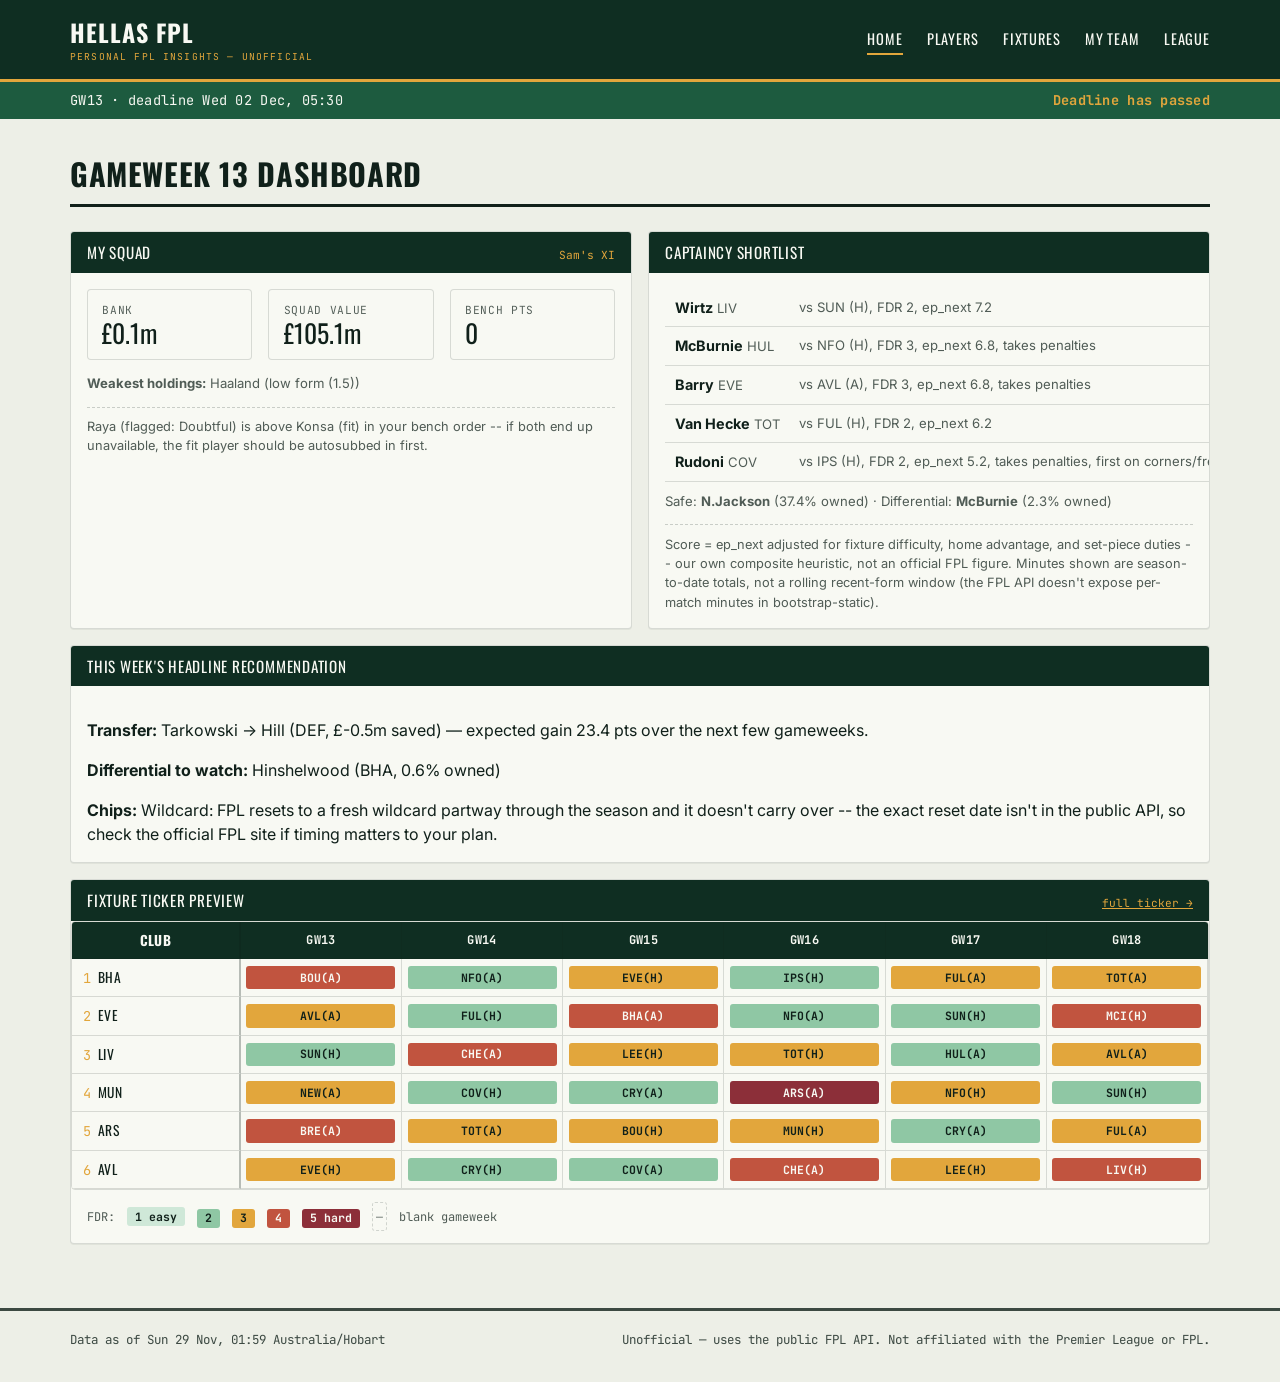
<file: docs/index.html>
<!doctype html>
<html lang="en">
<head>
<meta charset="utf-8">
<meta name="viewport" content="width=device-width, initial-scale=1">
<title>Hellas FPL &mdash; Home</title>
<meta name="description" content="Personal Fantasy Premier League insights for Hellas FPL. Unofficial, uses the public FPL API.">
<link rel="preconnect" href="https://fonts.googleapis.com">
<link rel="preconnect" href="https://fonts.gstatic.com" crossorigin>
<link href="https://fonts.googleapis.com/css2?family=Oswald:wght@500;600;700&family=Inter:wght@400;500;600&family=JetBrains+Mono:wght@400;500;700&display=swap" rel="stylesheet">
<link rel="stylesheet" href="assets/style.css">
</head>
<body>
<header class="site-header">
  <div class="container">
    <a class="wordmark" href="index.html">Hellas FPL<small>Personal FPL insights &mdash; unofficial</small></a>
    <button class="nav-toggle" aria-label="Toggle navigation" aria-expanded="false">MENU</button>
    <nav class="site-nav">
      <a href="index.html" aria-current="page">Home</a>
      <a href="players.html" >Players</a>
      <a href="fixtures.html" >Fixtures</a>
      <a href="my-team.html" >My Team</a>
      <a href="league.html" >League</a>
    </nav>
  </div>
</header>

<div class="matchday-strip">
  <div class="container">
    <span>GW13 &middot; deadline Wed 02 Dec, 05:30</span>
    <span class="countdown" data-deadline="2026-12-01T18:30:00+00:00">--</span>
  </div>
</div>

<main>
  <div class="container">
    
<h1 class="page-title">Gameweek 13 Dashboard</h1>



<div class="grid grid-2">
  <div class="panel">
    <div class="panel-head">My Squad<span class="panel-sub">Sam&#39;s XI</span></div>
    <div class="panel-body">
      
      <div class="stat-row" style="margin-bottom: 0.9rem;">
        <div class="stat-tile"><div class="label">Bank</div><div class="value">£0.1m</div></div>
        <div class="stat-tile"><div class="label">Squad Value</div><div class="value">£105.1m</div></div>
        <div class="stat-tile"><div class="label">Bench Pts</div><div class="value">0</div></div>
      </div>
      
      <p class="small text-muted mt-0"><strong>Weakest holdings:</strong>
      Haaland (low form (1.5))</p>
      
      <p class="panel-note">Raya (flagged: Doubtful) is above Konsa (fit) in your bench order -- if both end up unavailable, the fit player should be autosubbed in first.</p>
      
    </div>
  </div>

  <div class="panel">
    <div class="panel-head">Captaincy Shortlist</div>
    <div class="panel-body">
      
      <table>
        <tbody>
        
          <tr>
            <td><strong>Wirtz</strong> <span class="text-muted small">LIV</span></td>
            <td class="small text-muted">vs SUN (H), FDR 2, ep_next 7.2</td>
          </tr>
        
          <tr>
            <td><strong>McBurnie</strong> <span class="text-muted small">HUL</span></td>
            <td class="small text-muted">vs NFO (H), FDR 3, ep_next 6.8, takes penalties</td>
          </tr>
        
          <tr>
            <td><strong>Barry</strong> <span class="text-muted small">EVE</span></td>
            <td class="small text-muted">vs AVL (A), FDR 3, ep_next 6.8, takes penalties</td>
          </tr>
        
          <tr>
            <td><strong>Van Hecke</strong> <span class="text-muted small">TOT</span></td>
            <td class="small text-muted">vs FUL (H), FDR 2, ep_next 6.2</td>
          </tr>
        
          <tr>
            <td><strong>Rudoni</strong> <span class="text-muted small">COV</span></td>
            <td class="small text-muted">vs IPS (H), FDR 2, ep_next 5.2, takes penalties, first on corners/free-kicks</td>
          </tr>
        
        </tbody>
      </table>
      <p class="small text-muted" style="margin-top:0.6rem;">
        Safe: <strong>N.Jackson</strong> (37.4% owned)
         &middot; Differential: <strong>McBurnie</strong> (2.3% owned)
      </p>
      <p class="panel-note">Score = ep_next adjusted for fixture difficulty, home advantage, and set-piece duties -- our own composite heuristic, not an official FPL figure. Minutes shown are season-to-date totals, not a rolling recent-form window (the FPL API doesn&#39;t expose per-match minutes in bootstrap-static).</p>
      
    </div>
  </div>
</div>

<div class="panel">
  <div class="panel-head">This Week's Headline Recommendation</div>
  <div class="panel-body">
    
      
      <p><strong>Transfer:</strong> Tarkowski &rarr; Hill
      (DEF, £-0.5m saved)
      &mdash; expected gain 23.4 pts over the next few gameweeks.</p>
    

    
    <p style="margin-top:0.8rem;"><strong>Differential to watch:</strong>
    Hinshelwood (BHA, 0.6% owned)</p>
    

    
    <p style="margin-top:0.8rem;"><strong>Chips:</strong> Wildcard: FPL resets to a fresh wildcard partway through the season and it doesn&#39;t carry over -- the exact reset date isn&#39;t in the public API, so check the official FPL site if timing matters to your plan.</p>
    
  </div>
</div>

<div class="panel">
  <div class="panel-head">Fixture Ticker Preview <span class="panel-sub"><a href="fixtures.html" style="color:inherit;">full ticker &rarr;</a></span></div>
  <div class="panel-body" style="padding: 0;">
    
    

<div class="ticker-scroll">
<table class="ticker">
  <thead>
    <tr>
      <th class="club-cell">Club</th>
      <th>GW13</th><th>GW14</th><th>GW15</th><th>GW16</th><th>GW17</th><th>GW18</th>
    </tr>
  </thead>
  <tbody>
    
    <tr>
      <td class="club-cell"><span class="rank-num">1</span>BHA</td>
      
      <td class="fdr-cell">
        
          <span class="fdr-chip fdr-4">BOU(A)</span>
        
      </td>
      
      <td class="fdr-cell">
        
          <span class="fdr-chip fdr-2">NFO(A)</span>
        
      </td>
      
      <td class="fdr-cell">
        
          <span class="fdr-chip fdr-3">EVE(H)</span>
        
      </td>
      
      <td class="fdr-cell">
        
          <span class="fdr-chip fdr-2">IPS(H)</span>
        
      </td>
      
      <td class="fdr-cell">
        
          <span class="fdr-chip fdr-3">FUL(A)</span>
        
      </td>
      
      <td class="fdr-cell">
        
          <span class="fdr-chip fdr-3">TOT(A)</span>
        
      </td>
      
    </tr>
    
    <tr>
      <td class="club-cell"><span class="rank-num">2</span>EVE</td>
      
      <td class="fdr-cell">
        
          <span class="fdr-chip fdr-3">AVL(A)</span>
        
      </td>
      
      <td class="fdr-cell">
        
          <span class="fdr-chip fdr-2">FUL(H)</span>
        
      </td>
      
      <td class="fdr-cell">
        
          <span class="fdr-chip fdr-4">BHA(A)</span>
        
      </td>
      
      <td class="fdr-cell">
        
          <span class="fdr-chip fdr-2">NFO(A)</span>
        
      </td>
      
      <td class="fdr-cell">
        
          <span class="fdr-chip fdr-2">SUN(H)</span>
        
      </td>
      
      <td class="fdr-cell">
        
          <span class="fdr-chip fdr-4">MCI(H)</span>
        
      </td>
      
    </tr>
    
    <tr>
      <td class="club-cell"><span class="rank-num">3</span>LIV</td>
      
      <td class="fdr-cell">
        
          <span class="fdr-chip fdr-2">SUN(H)</span>
        
      </td>
      
      <td class="fdr-cell">
        
          <span class="fdr-chip fdr-4">CHE(A)</span>
        
      </td>
      
      <td class="fdr-cell">
        
          <span class="fdr-chip fdr-3">LEE(H)</span>
        
      </td>
      
      <td class="fdr-cell">
        
          <span class="fdr-chip fdr-3">TOT(H)</span>
        
      </td>
      
      <td class="fdr-cell">
        
          <span class="fdr-chip fdr-2">HUL(A)</span>
        
      </td>
      
      <td class="fdr-cell">
        
          <span class="fdr-chip fdr-3">AVL(A)</span>
        
      </td>
      
    </tr>
    
    <tr>
      <td class="club-cell"><span class="rank-num">4</span>MUN</td>
      
      <td class="fdr-cell">
        
          <span class="fdr-chip fdr-3">NEW(A)</span>
        
      </td>
      
      <td class="fdr-cell">
        
          <span class="fdr-chip fdr-2">COV(H)</span>
        
      </td>
      
      <td class="fdr-cell">
        
          <span class="fdr-chip fdr-2">CRY(A)</span>
        
      </td>
      
      <td class="fdr-cell">
        
          <span class="fdr-chip fdr-5">ARS(A)</span>
        
      </td>
      
      <td class="fdr-cell">
        
          <span class="fdr-chip fdr-3">NFO(H)</span>
        
      </td>
      
      <td class="fdr-cell">
        
          <span class="fdr-chip fdr-2">SUN(H)</span>
        
      </td>
      
    </tr>
    
    <tr>
      <td class="club-cell"><span class="rank-num">5</span>ARS</td>
      
      <td class="fdr-cell">
        
          <span class="fdr-chip fdr-4">BRE(A)</span>
        
      </td>
      
      <td class="fdr-cell">
        
          <span class="fdr-chip fdr-3">TOT(A)</span>
        
      </td>
      
      <td class="fdr-cell">
        
          <span class="fdr-chip fdr-3">BOU(H)</span>
        
      </td>
      
      <td class="fdr-cell">
        
          <span class="fdr-chip fdr-3">MUN(H)</span>
        
      </td>
      
      <td class="fdr-cell">
        
          <span class="fdr-chip fdr-2">CRY(A)</span>
        
      </td>
      
      <td class="fdr-cell">
        
          <span class="fdr-chip fdr-3">FUL(A)</span>
        
      </td>
      
    </tr>
    
    <tr>
      <td class="club-cell"><span class="rank-num">6</span>AVL</td>
      
      <td class="fdr-cell">
        
          <span class="fdr-chip fdr-3">EVE(H)</span>
        
      </td>
      
      <td class="fdr-cell">
        
          <span class="fdr-chip fdr-2">CRY(H)</span>
        
      </td>
      
      <td class="fdr-cell">
        
          <span class="fdr-chip fdr-2">COV(A)</span>
        
      </td>
      
      <td class="fdr-cell">
        
          <span class="fdr-chip fdr-4">CHE(A)</span>
        
      </td>
      
      <td class="fdr-cell">
        
          <span class="fdr-chip fdr-3">LEE(H)</span>
        
      </td>
      
      <td class="fdr-cell">
        
          <span class="fdr-chip fdr-4">LIV(H)</span>
        
      </td>
      
    </tr>
    
  </tbody>
</table>
</div>
<div class="ticker-legend">
  <span class="text-muted">FDR:</span>
  <span class="fdr-chip fdr-1">1 easy</span><span class="fdr-chip fdr-2">2</span><span class="fdr-chip fdr-3">3</span><span class="fdr-chip fdr-4">4</span><span class="fdr-chip fdr-5">5 hard</span>
  <span class="fdr-blank" style="display:inline-block;">&mdash;</span><span class="text-muted">blank gameweek</span>
</div>


  </div>
</div>

  </div>
</main>

<footer class="site-footer">
  <div class="container">
    <span>Data as of Sun 29 Nov, 01:59 Australia/Hobart</span>
    <span>Unofficial &mdash; uses the public FPL API. Not affiliated with the Premier League or FPL.</span>
  </div>
</footer>

<script src="assets/site.js"></script>

</body>
</html>
</file>
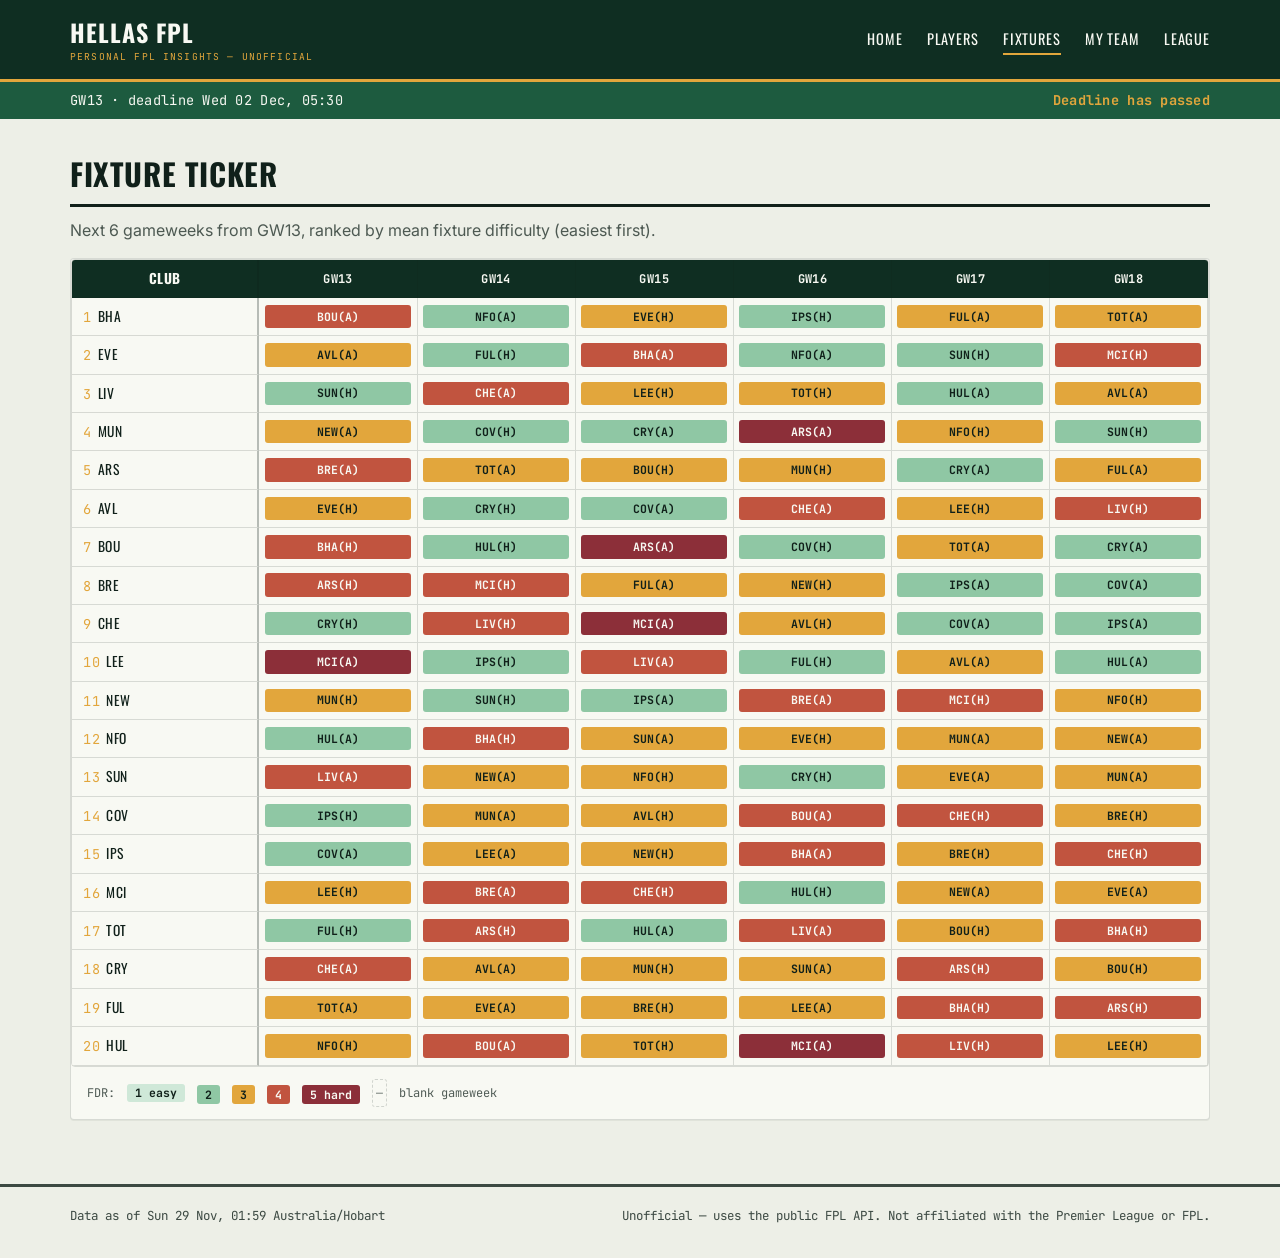
<file: docs/fixtures.html>
<!doctype html>
<html lang="en">
<head>
<meta charset="utf-8">
<meta name="viewport" content="width=device-width, initial-scale=1">
<title>Hellas FPL &mdash; Fixtures</title>
<meta name="description" content="Personal Fantasy Premier League insights for Hellas FPL. Unofficial, uses the public FPL API.">
<link rel="preconnect" href="https://fonts.googleapis.com">
<link rel="preconnect" href="https://fonts.gstatic.com" crossorigin>
<link href="https://fonts.googleapis.com/css2?family=Oswald:wght@500;600;700&family=Inter:wght@400;500;600&family=JetBrains+Mono:wght@400;500;700&display=swap" rel="stylesheet">
<link rel="stylesheet" href="assets/style.css">
</head>
<body>
<header class="site-header">
  <div class="container">
    <a class="wordmark" href="index.html">Hellas FPL<small>Personal FPL insights &mdash; unofficial</small></a>
    <button class="nav-toggle" aria-label="Toggle navigation" aria-expanded="false">MENU</button>
    <nav class="site-nav">
      <a href="index.html" >Home</a>
      <a href="players.html" >Players</a>
      <a href="fixtures.html" aria-current="page">Fixtures</a>
      <a href="my-team.html" >My Team</a>
      <a href="league.html" >League</a>
    </nav>
  </div>
</header>

<div class="matchday-strip">
  <div class="container">
    <span>GW13 &middot; deadline Wed 02 Dec, 05:30</span>
    <span class="countdown" data-deadline="2026-12-01T18:30:00+00:00">--</span>
  </div>
</div>

<main>
  <div class="container">
    
<h1 class="page-title">Fixture Ticker</h1>
<p class="text-muted" style="margin-top:-0.8rem;">Next 6 gameweeks from GW13, ranked by mean fixture difficulty (easiest first).</p>

<div class="panel">
  <div class="panel-body" style="padding: 0;">
    

<div class="ticker-scroll">
<table class="ticker">
  <thead>
    <tr>
      <th class="club-cell">Club</th>
      <th>GW13</th><th>GW14</th><th>GW15</th><th>GW16</th><th>GW17</th><th>GW18</th>
    </tr>
  </thead>
  <tbody>
    
    <tr>
      <td class="club-cell"><span class="rank-num">1</span>BHA</td>
      
      <td class="fdr-cell">
        
          <span class="fdr-chip fdr-4">BOU(A)</span>
        
      </td>
      
      <td class="fdr-cell">
        
          <span class="fdr-chip fdr-2">NFO(A)</span>
        
      </td>
      
      <td class="fdr-cell">
        
          <span class="fdr-chip fdr-3">EVE(H)</span>
        
      </td>
      
      <td class="fdr-cell">
        
          <span class="fdr-chip fdr-2">IPS(H)</span>
        
      </td>
      
      <td class="fdr-cell">
        
          <span class="fdr-chip fdr-3">FUL(A)</span>
        
      </td>
      
      <td class="fdr-cell">
        
          <span class="fdr-chip fdr-3">TOT(A)</span>
        
      </td>
      
    </tr>
    
    <tr>
      <td class="club-cell"><span class="rank-num">2</span>EVE</td>
      
      <td class="fdr-cell">
        
          <span class="fdr-chip fdr-3">AVL(A)</span>
        
      </td>
      
      <td class="fdr-cell">
        
          <span class="fdr-chip fdr-2">FUL(H)</span>
        
      </td>
      
      <td class="fdr-cell">
        
          <span class="fdr-chip fdr-4">BHA(A)</span>
        
      </td>
      
      <td class="fdr-cell">
        
          <span class="fdr-chip fdr-2">NFO(A)</span>
        
      </td>
      
      <td class="fdr-cell">
        
          <span class="fdr-chip fdr-2">SUN(H)</span>
        
      </td>
      
      <td class="fdr-cell">
        
          <span class="fdr-chip fdr-4">MCI(H)</span>
        
      </td>
      
    </tr>
    
    <tr>
      <td class="club-cell"><span class="rank-num">3</span>LIV</td>
      
      <td class="fdr-cell">
        
          <span class="fdr-chip fdr-2">SUN(H)</span>
        
      </td>
      
      <td class="fdr-cell">
        
          <span class="fdr-chip fdr-4">CHE(A)</span>
        
      </td>
      
      <td class="fdr-cell">
        
          <span class="fdr-chip fdr-3">LEE(H)</span>
        
      </td>
      
      <td class="fdr-cell">
        
          <span class="fdr-chip fdr-3">TOT(H)</span>
        
      </td>
      
      <td class="fdr-cell">
        
          <span class="fdr-chip fdr-2">HUL(A)</span>
        
      </td>
      
      <td class="fdr-cell">
        
          <span class="fdr-chip fdr-3">AVL(A)</span>
        
      </td>
      
    </tr>
    
    <tr>
      <td class="club-cell"><span class="rank-num">4</span>MUN</td>
      
      <td class="fdr-cell">
        
          <span class="fdr-chip fdr-3">NEW(A)</span>
        
      </td>
      
      <td class="fdr-cell">
        
          <span class="fdr-chip fdr-2">COV(H)</span>
        
      </td>
      
      <td class="fdr-cell">
        
          <span class="fdr-chip fdr-2">CRY(A)</span>
        
      </td>
      
      <td class="fdr-cell">
        
          <span class="fdr-chip fdr-5">ARS(A)</span>
        
      </td>
      
      <td class="fdr-cell">
        
          <span class="fdr-chip fdr-3">NFO(H)</span>
        
      </td>
      
      <td class="fdr-cell">
        
          <span class="fdr-chip fdr-2">SUN(H)</span>
        
      </td>
      
    </tr>
    
    <tr>
      <td class="club-cell"><span class="rank-num">5</span>ARS</td>
      
      <td class="fdr-cell">
        
          <span class="fdr-chip fdr-4">BRE(A)</span>
        
      </td>
      
      <td class="fdr-cell">
        
          <span class="fdr-chip fdr-3">TOT(A)</span>
        
      </td>
      
      <td class="fdr-cell">
        
          <span class="fdr-chip fdr-3">BOU(H)</span>
        
      </td>
      
      <td class="fdr-cell">
        
          <span class="fdr-chip fdr-3">MUN(H)</span>
        
      </td>
      
      <td class="fdr-cell">
        
          <span class="fdr-chip fdr-2">CRY(A)</span>
        
      </td>
      
      <td class="fdr-cell">
        
          <span class="fdr-chip fdr-3">FUL(A)</span>
        
      </td>
      
    </tr>
    
    <tr>
      <td class="club-cell"><span class="rank-num">6</span>AVL</td>
      
      <td class="fdr-cell">
        
          <span class="fdr-chip fdr-3">EVE(H)</span>
        
      </td>
      
      <td class="fdr-cell">
        
          <span class="fdr-chip fdr-2">CRY(H)</span>
        
      </td>
      
      <td class="fdr-cell">
        
          <span class="fdr-chip fdr-2">COV(A)</span>
        
      </td>
      
      <td class="fdr-cell">
        
          <span class="fdr-chip fdr-4">CHE(A)</span>
        
      </td>
      
      <td class="fdr-cell">
        
          <span class="fdr-chip fdr-3">LEE(H)</span>
        
      </td>
      
      <td class="fdr-cell">
        
          <span class="fdr-chip fdr-4">LIV(H)</span>
        
      </td>
      
    </tr>
    
    <tr>
      <td class="club-cell"><span class="rank-num">7</span>BOU</td>
      
      <td class="fdr-cell">
        
          <span class="fdr-chip fdr-4">BHA(H)</span>
        
      </td>
      
      <td class="fdr-cell">
        
          <span class="fdr-chip fdr-2">HUL(H)</span>
        
      </td>
      
      <td class="fdr-cell">
        
          <span class="fdr-chip fdr-5">ARS(A)</span>
        
      </td>
      
      <td class="fdr-cell">
        
          <span class="fdr-chip fdr-2">COV(H)</span>
        
      </td>
      
      <td class="fdr-cell">
        
          <span class="fdr-chip fdr-3">TOT(A)</span>
        
      </td>
      
      <td class="fdr-cell">
        
          <span class="fdr-chip fdr-2">CRY(A)</span>
        
      </td>
      
    </tr>
    
    <tr>
      <td class="club-cell"><span class="rank-num">8</span>BRE</td>
      
      <td class="fdr-cell">
        
          <span class="fdr-chip fdr-4">ARS(H)</span>
        
      </td>
      
      <td class="fdr-cell">
        
          <span class="fdr-chip fdr-4">MCI(H)</span>
        
      </td>
      
      <td class="fdr-cell">
        
          <span class="fdr-chip fdr-3">FUL(A)</span>
        
      </td>
      
      <td class="fdr-cell">
        
          <span class="fdr-chip fdr-3">NEW(H)</span>
        
      </td>
      
      <td class="fdr-cell">
        
          <span class="fdr-chip fdr-2">IPS(A)</span>
        
      </td>
      
      <td class="fdr-cell">
        
          <span class="fdr-chip fdr-2">COV(A)</span>
        
      </td>
      
    </tr>
    
    <tr>
      <td class="club-cell"><span class="rank-num">9</span>CHE</td>
      
      <td class="fdr-cell">
        
          <span class="fdr-chip fdr-2">CRY(H)</span>
        
      </td>
      
      <td class="fdr-cell">
        
          <span class="fdr-chip fdr-4">LIV(H)</span>
        
      </td>
      
      <td class="fdr-cell">
        
          <span class="fdr-chip fdr-5">MCI(A)</span>
        
      </td>
      
      <td class="fdr-cell">
        
          <span class="fdr-chip fdr-3">AVL(H)</span>
        
      </td>
      
      <td class="fdr-cell">
        
          <span class="fdr-chip fdr-2">COV(A)</span>
        
      </td>
      
      <td class="fdr-cell">
        
          <span class="fdr-chip fdr-2">IPS(A)</span>
        
      </td>
      
    </tr>
    
    <tr>
      <td class="club-cell"><span class="rank-num">10</span>LEE</td>
      
      <td class="fdr-cell">
        
          <span class="fdr-chip fdr-5">MCI(A)</span>
        
      </td>
      
      <td class="fdr-cell">
        
          <span class="fdr-chip fdr-2">IPS(H)</span>
        
      </td>
      
      <td class="fdr-cell">
        
          <span class="fdr-chip fdr-4">LIV(A)</span>
        
      </td>
      
      <td class="fdr-cell">
        
          <span class="fdr-chip fdr-2">FUL(H)</span>
        
      </td>
      
      <td class="fdr-cell">
        
          <span class="fdr-chip fdr-3">AVL(A)</span>
        
      </td>
      
      <td class="fdr-cell">
        
          <span class="fdr-chip fdr-2">HUL(A)</span>
        
      </td>
      
    </tr>
    
    <tr>
      <td class="club-cell"><span class="rank-num">11</span>NEW</td>
      
      <td class="fdr-cell">
        
          <span class="fdr-chip fdr-3">MUN(H)</span>
        
      </td>
      
      <td class="fdr-cell">
        
          <span class="fdr-chip fdr-2">SUN(H)</span>
        
      </td>
      
      <td class="fdr-cell">
        
          <span class="fdr-chip fdr-2">IPS(A)</span>
        
      </td>
      
      <td class="fdr-cell">
        
          <span class="fdr-chip fdr-4">BRE(A)</span>
        
      </td>
      
      <td class="fdr-cell">
        
          <span class="fdr-chip fdr-4">MCI(H)</span>
        
      </td>
      
      <td class="fdr-cell">
        
          <span class="fdr-chip fdr-3">NFO(H)</span>
        
      </td>
      
    </tr>
    
    <tr>
      <td class="club-cell"><span class="rank-num">12</span>NFO</td>
      
      <td class="fdr-cell">
        
          <span class="fdr-chip fdr-2">HUL(A)</span>
        
      </td>
      
      <td class="fdr-cell">
        
          <span class="fdr-chip fdr-4">BHA(H)</span>
        
      </td>
      
      <td class="fdr-cell">
        
          <span class="fdr-chip fdr-3">SUN(A)</span>
        
      </td>
      
      <td class="fdr-cell">
        
          <span class="fdr-chip fdr-3">EVE(H)</span>
        
      </td>
      
      <td class="fdr-cell">
        
          <span class="fdr-chip fdr-3">MUN(A)</span>
        
      </td>
      
      <td class="fdr-cell">
        
          <span class="fdr-chip fdr-3">NEW(A)</span>
        
      </td>
      
    </tr>
    
    <tr>
      <td class="club-cell"><span class="rank-num">13</span>SUN</td>
      
      <td class="fdr-cell">
        
          <span class="fdr-chip fdr-4">LIV(A)</span>
        
      </td>
      
      <td class="fdr-cell">
        
          <span class="fdr-chip fdr-3">NEW(A)</span>
        
      </td>
      
      <td class="fdr-cell">
        
          <span class="fdr-chip fdr-3">NFO(H)</span>
        
      </td>
      
      <td class="fdr-cell">
        
          <span class="fdr-chip fdr-2">CRY(H)</span>
        
      </td>
      
      <td class="fdr-cell">
        
          <span class="fdr-chip fdr-3">EVE(A)</span>
        
      </td>
      
      <td class="fdr-cell">
        
          <span class="fdr-chip fdr-3">MUN(A)</span>
        
      </td>
      
    </tr>
    
    <tr>
      <td class="club-cell"><span class="rank-num">14</span>COV</td>
      
      <td class="fdr-cell">
        
          <span class="fdr-chip fdr-2">IPS(H)</span>
        
      </td>
      
      <td class="fdr-cell">
        
          <span class="fdr-chip fdr-3">MUN(A)</span>
        
      </td>
      
      <td class="fdr-cell">
        
          <span class="fdr-chip fdr-3">AVL(H)</span>
        
      </td>
      
      <td class="fdr-cell">
        
          <span class="fdr-chip fdr-4">BOU(A)</span>
        
      </td>
      
      <td class="fdr-cell">
        
          <span class="fdr-chip fdr-4">CHE(H)</span>
        
      </td>
      
      <td class="fdr-cell">
        
          <span class="fdr-chip fdr-3">BRE(H)</span>
        
      </td>
      
    </tr>
    
    <tr>
      <td class="club-cell"><span class="rank-num">15</span>IPS</td>
      
      <td class="fdr-cell">
        
          <span class="fdr-chip fdr-2">COV(A)</span>
        
      </td>
      
      <td class="fdr-cell">
        
          <span class="fdr-chip fdr-3">LEE(A)</span>
        
      </td>
      
      <td class="fdr-cell">
        
          <span class="fdr-chip fdr-3">NEW(H)</span>
        
      </td>
      
      <td class="fdr-cell">
        
          <span class="fdr-chip fdr-4">BHA(A)</span>
        
      </td>
      
      <td class="fdr-cell">
        
          <span class="fdr-chip fdr-3">BRE(H)</span>
        
      </td>
      
      <td class="fdr-cell">
        
          <span class="fdr-chip fdr-4">CHE(H)</span>
        
      </td>
      
    </tr>
    
    <tr>
      <td class="club-cell"><span class="rank-num">16</span>MCI</td>
      
      <td class="fdr-cell">
        
          <span class="fdr-chip fdr-3">LEE(H)</span>
        
      </td>
      
      <td class="fdr-cell">
        
          <span class="fdr-chip fdr-4">BRE(A)</span>
        
      </td>
      
      <td class="fdr-cell">
        
          <span class="fdr-chip fdr-4">CHE(H)</span>
        
      </td>
      
      <td class="fdr-cell">
        
          <span class="fdr-chip fdr-2">HUL(H)</span>
        
      </td>
      
      <td class="fdr-cell">
        
          <span class="fdr-chip fdr-3">NEW(A)</span>
        
      </td>
      
      <td class="fdr-cell">
        
          <span class="fdr-chip fdr-3">EVE(A)</span>
        
      </td>
      
    </tr>
    
    <tr>
      <td class="club-cell"><span class="rank-num">17</span>TOT</td>
      
      <td class="fdr-cell">
        
          <span class="fdr-chip fdr-2">FUL(H)</span>
        
      </td>
      
      <td class="fdr-cell">
        
          <span class="fdr-chip fdr-4">ARS(H)</span>
        
      </td>
      
      <td class="fdr-cell">
        
          <span class="fdr-chip fdr-2">HUL(A)</span>
        
      </td>
      
      <td class="fdr-cell">
        
          <span class="fdr-chip fdr-4">LIV(A)</span>
        
      </td>
      
      <td class="fdr-cell">
        
          <span class="fdr-chip fdr-3">BOU(H)</span>
        
      </td>
      
      <td class="fdr-cell">
        
          <span class="fdr-chip fdr-4">BHA(H)</span>
        
      </td>
      
    </tr>
    
    <tr>
      <td class="club-cell"><span class="rank-num">18</span>CRY</td>
      
      <td class="fdr-cell">
        
          <span class="fdr-chip fdr-4">CHE(A)</span>
        
      </td>
      
      <td class="fdr-cell">
        
          <span class="fdr-chip fdr-3">AVL(A)</span>
        
      </td>
      
      <td class="fdr-cell">
        
          <span class="fdr-chip fdr-3">MUN(H)</span>
        
      </td>
      
      <td class="fdr-cell">
        
          <span class="fdr-chip fdr-3">SUN(A)</span>
        
      </td>
      
      <td class="fdr-cell">
        
          <span class="fdr-chip fdr-4">ARS(H)</span>
        
      </td>
      
      <td class="fdr-cell">
        
          <span class="fdr-chip fdr-3">BOU(H)</span>
        
      </td>
      
    </tr>
    
    <tr>
      <td class="club-cell"><span class="rank-num">19</span>FUL</td>
      
      <td class="fdr-cell">
        
          <span class="fdr-chip fdr-3">TOT(A)</span>
        
      </td>
      
      <td class="fdr-cell">
        
          <span class="fdr-chip fdr-3">EVE(A)</span>
        
      </td>
      
      <td class="fdr-cell">
        
          <span class="fdr-chip fdr-3">BRE(H)</span>
        
      </td>
      
      <td class="fdr-cell">
        
          <span class="fdr-chip fdr-3">LEE(A)</span>
        
      </td>
      
      <td class="fdr-cell">
        
          <span class="fdr-chip fdr-4">BHA(H)</span>
        
      </td>
      
      <td class="fdr-cell">
        
          <span class="fdr-chip fdr-4">ARS(H)</span>
        
      </td>
      
    </tr>
    
    <tr>
      <td class="club-cell"><span class="rank-num">20</span>HUL</td>
      
      <td class="fdr-cell">
        
          <span class="fdr-chip fdr-3">NFO(H)</span>
        
      </td>
      
      <td class="fdr-cell">
        
          <span class="fdr-chip fdr-4">BOU(A)</span>
        
      </td>
      
      <td class="fdr-cell">
        
          <span class="fdr-chip fdr-3">TOT(H)</span>
        
      </td>
      
      <td class="fdr-cell">
        
          <span class="fdr-chip fdr-5">MCI(A)</span>
        
      </td>
      
      <td class="fdr-cell">
        
          <span class="fdr-chip fdr-4">LIV(H)</span>
        
      </td>
      
      <td class="fdr-cell">
        
          <span class="fdr-chip fdr-3">LEE(H)</span>
        
      </td>
      
    </tr>
    
  </tbody>
</table>
</div>
<div class="ticker-legend">
  <span class="text-muted">FDR:</span>
  <span class="fdr-chip fdr-1">1 easy</span><span class="fdr-chip fdr-2">2</span><span class="fdr-chip fdr-3">3</span><span class="fdr-chip fdr-4">4</span><span class="fdr-chip fdr-5">5 hard</span>
  <span class="fdr-blank" style="display:inline-block;">&mdash;</span><span class="text-muted">blank gameweek</span>
</div>


  </div>
</div>

  </div>
</main>

<footer class="site-footer">
  <div class="container">
    <span>Data as of Sun 29 Nov, 01:59 Australia/Hobart</span>
    <span>Unofficial &mdash; uses the public FPL API. Not affiliated with the Premier League or FPL.</span>
  </div>
</footer>

<script src="assets/site.js"></script>

</body>
</html>
</file>
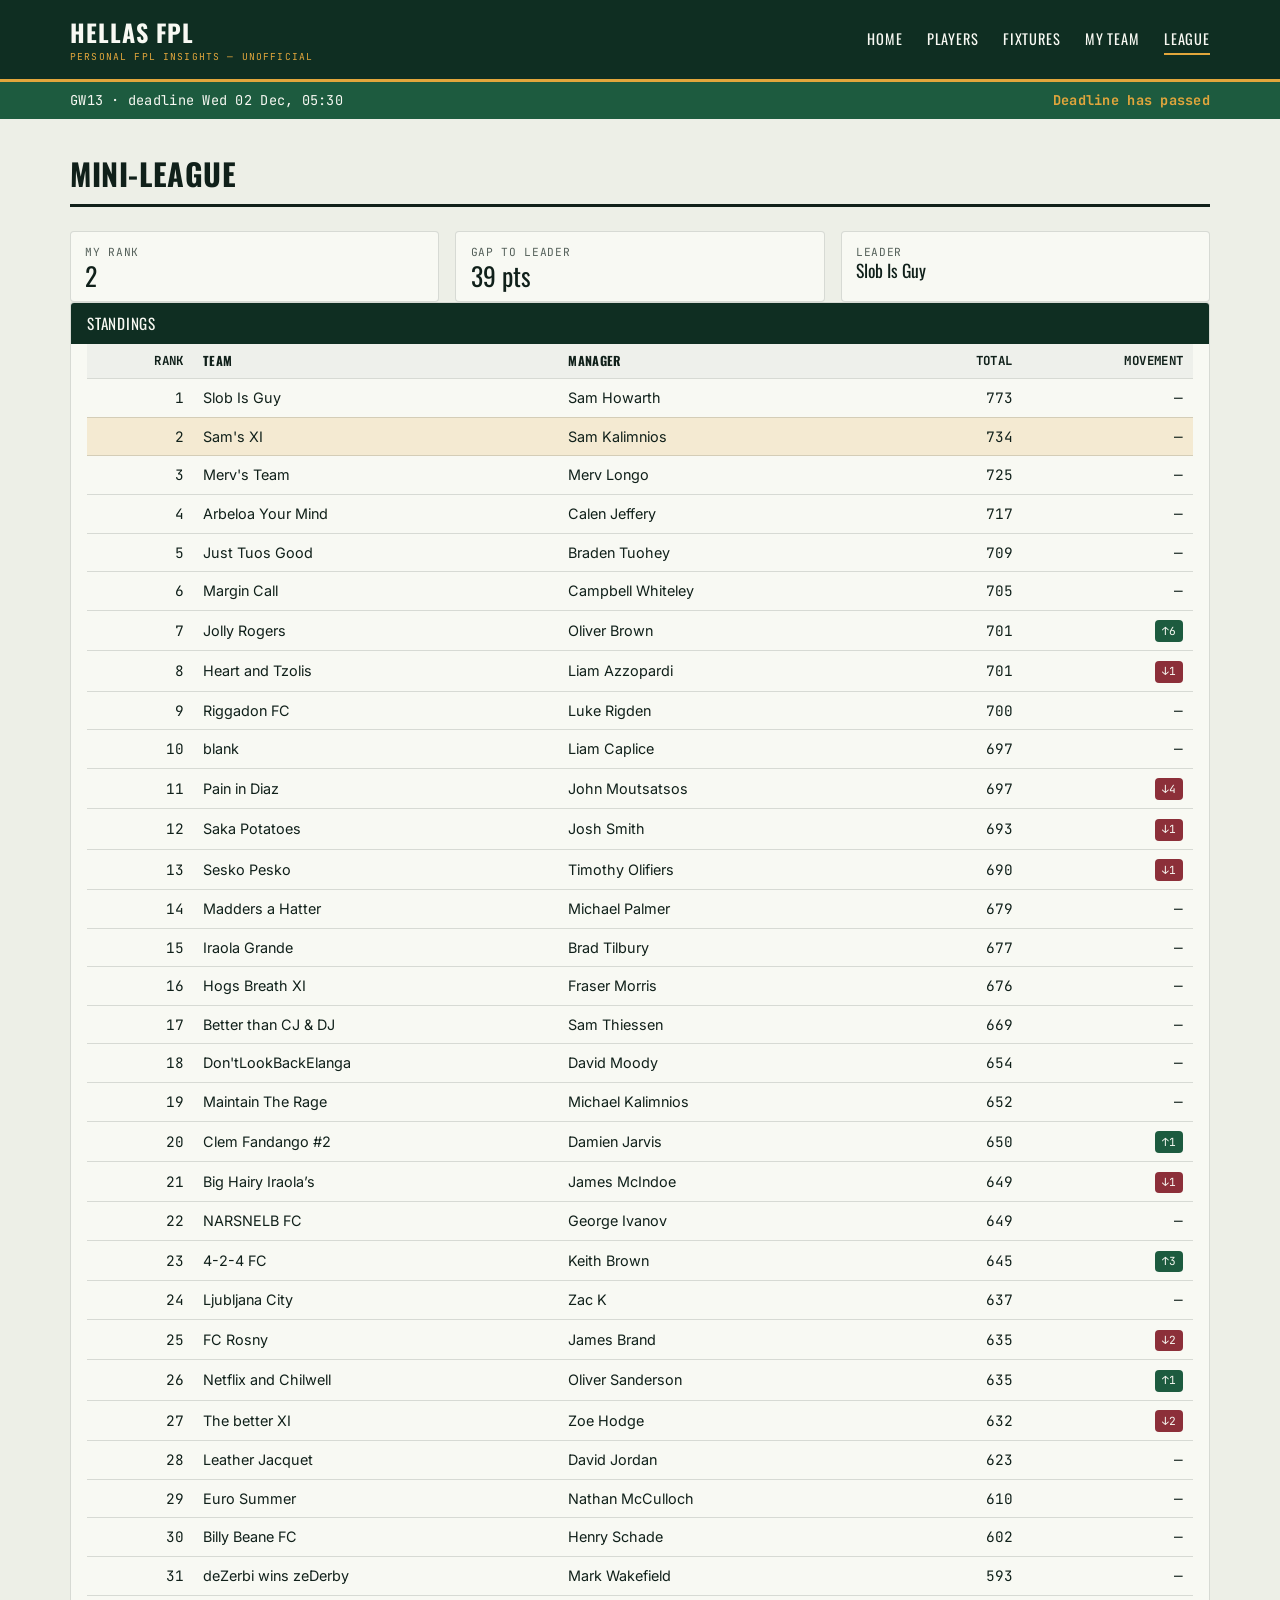
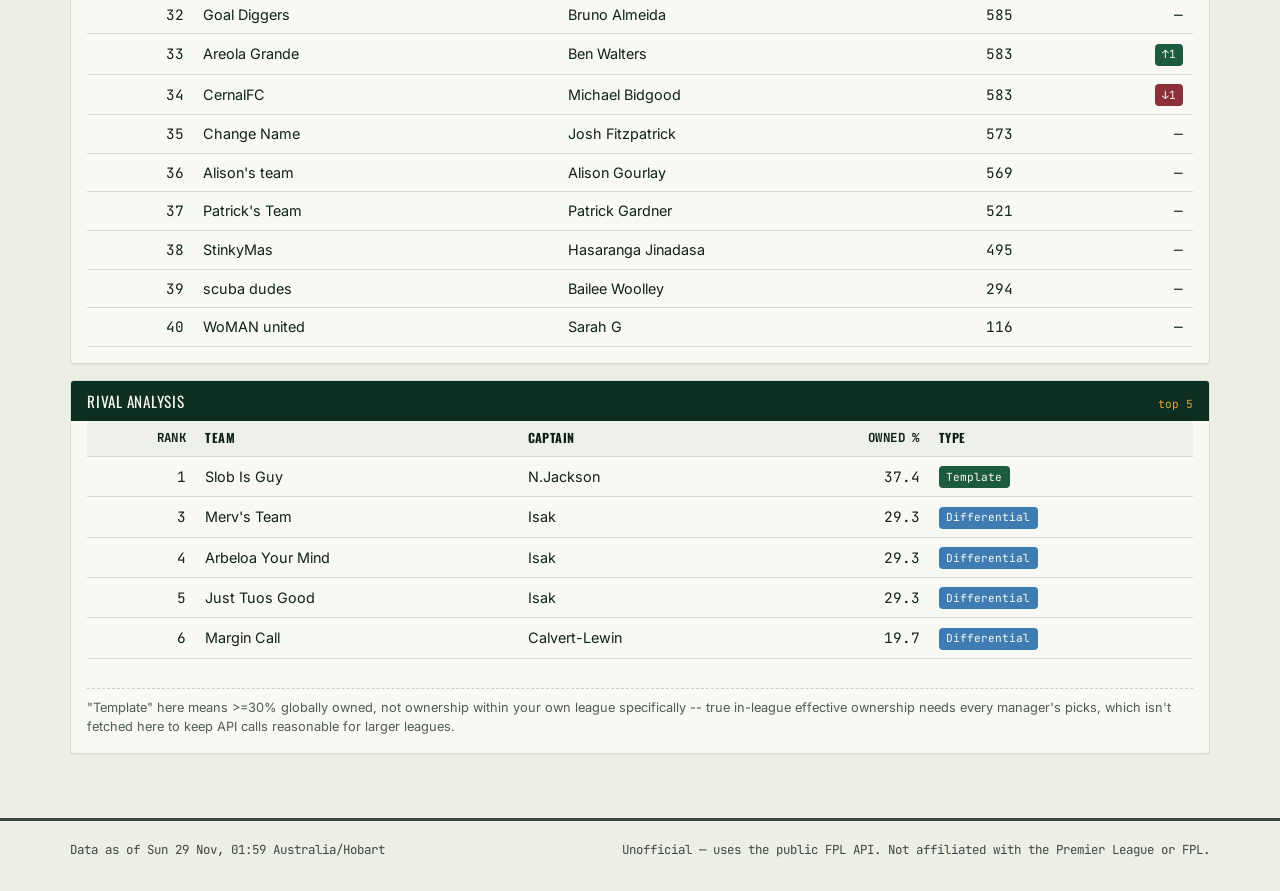
<file: docs/league.html>
<!doctype html>
<html lang="en">
<head>
<meta charset="utf-8">
<meta name="viewport" content="width=device-width, initial-scale=1">
<title>Hellas FPL &mdash; League</title>
<meta name="description" content="Personal Fantasy Premier League insights for Hellas FPL. Unofficial, uses the public FPL API.">
<link rel="preconnect" href="https://fonts.googleapis.com">
<link rel="preconnect" href="https://fonts.gstatic.com" crossorigin>
<link href="https://fonts.googleapis.com/css2?family=Oswald:wght@500;600;700&family=Inter:wght@400;500;600&family=JetBrains+Mono:wght@400;500;700&display=swap" rel="stylesheet">
<link rel="stylesheet" href="assets/style.css">
</head>
<body>
<header class="site-header">
  <div class="container">
    <a class="wordmark" href="index.html">Hellas FPL<small>Personal FPL insights &mdash; unofficial</small></a>
    <button class="nav-toggle" aria-label="Toggle navigation" aria-expanded="false">MENU</button>
    <nav class="site-nav">
      <a href="index.html" >Home</a>
      <a href="players.html" >Players</a>
      <a href="fixtures.html" >Fixtures</a>
      <a href="my-team.html" >My Team</a>
      <a href="league.html" aria-current="page">League</a>
    </nav>
  </div>
</header>

<div class="matchday-strip">
  <div class="container">
    <span>GW13 &middot; deadline Wed 02 Dec, 05:30</span>
    <span class="countdown" data-deadline="2026-12-01T18:30:00+00:00">--</span>
  </div>
</div>

<main>
  <div class="container">
    
<h1 class="page-title">Mini-League</h1>


<div class="stat-row">
  <div class="stat-tile"><div class="label">My Rank</div><div class="value">2</div></div>
  <div class="stat-tile"><div class="label">Gap To Leader</div><div class="value">39 pts</div></div>
  <div class="stat-tile"><div class="label">Leader</div><div class="value" style="font-size:1.1rem;">Slob Is Guy</div></div>
</div>

<div class="panel">
  <div class="panel-head">Standings</div>
  <div class="panel-body table-wrap" style="padding-top:0;">
    <table>
      <thead><tr><th class="num">Rank</th><th>Team</th><th>Manager</th><th class="num">Total</th><th class="num">Movement</th></tr></thead>
      <tbody>
      
      <tr>
        <td class="num">1</td>
        <td>Slob Is Guy</td>
        <td>Sam Howarth</td>
        <td class="num">773</td>
        <td class="num">&mdash;</td>
      </tr>
      
      <tr style="background: rgba(226,166,60,0.18);">
        <td class="num">2</td>
        <td>Sam&#39;s XI</td>
        <td>Sam Kalimnios</td>
        <td class="num">734</td>
        <td class="num">&mdash;</td>
      </tr>
      
      <tr>
        <td class="num">3</td>
        <td>Merv&#39;s Team</td>
        <td>Merv Longo</td>
        <td class="num">725</td>
        <td class="num">&mdash;</td>
      </tr>
      
      <tr>
        <td class="num">4</td>
        <td>Arbeloa Your Mind</td>
        <td>Calen Jeffery</td>
        <td class="num">717</td>
        <td class="num">&mdash;</td>
      </tr>
      
      <tr>
        <td class="num">5</td>
        <td>Just Tuos Good</td>
        <td>Braden Tuohey</td>
        <td class="num">709</td>
        <td class="num">&mdash;</td>
      </tr>
      
      <tr>
        <td class="num">6</td>
        <td>Margin Call</td>
        <td>Campbell Whiteley</td>
        <td class="num">705</td>
        <td class="num">&mdash;</td>
      </tr>
      
      <tr>
        <td class="num">7</td>
        <td>Jolly Rogers</td>
        <td>Oliver Brown</td>
        <td class="num">701</td>
        <td class="num"><span class="badge badge-pitch">&uarr;6</span></td>
      </tr>
      
      <tr>
        <td class="num">8</td>
        <td>Heart and Tzolis</td>
        <td>Liam Azzopardi</td>
        <td class="num">701</td>
        <td class="num"><span class="badge badge-claret">&darr;1</span></td>
      </tr>
      
      <tr>
        <td class="num">9</td>
        <td>Riggadon FC</td>
        <td>Luke Rigden</td>
        <td class="num">700</td>
        <td class="num">&mdash;</td>
      </tr>
      
      <tr>
        <td class="num">10</td>
        <td>blank</td>
        <td>Liam Caplice</td>
        <td class="num">697</td>
        <td class="num">&mdash;</td>
      </tr>
      
      <tr>
        <td class="num">11</td>
        <td>Pain in Diaz</td>
        <td>John Moutsatsos</td>
        <td class="num">697</td>
        <td class="num"><span class="badge badge-claret">&darr;4</span></td>
      </tr>
      
      <tr>
        <td class="num">12</td>
        <td>Saka Potatoes</td>
        <td>Josh Smith</td>
        <td class="num">693</td>
        <td class="num"><span class="badge badge-claret">&darr;1</span></td>
      </tr>
      
      <tr>
        <td class="num">13</td>
        <td>Sesko Pesko</td>
        <td>Timothy Olifiers</td>
        <td class="num">690</td>
        <td class="num"><span class="badge badge-claret">&darr;1</span></td>
      </tr>
      
      <tr>
        <td class="num">14</td>
        <td>Madders a Hatter</td>
        <td>Michael Palmer</td>
        <td class="num">679</td>
        <td class="num">&mdash;</td>
      </tr>
      
      <tr>
        <td class="num">15</td>
        <td>Iraola Grande</td>
        <td>Brad Tilbury</td>
        <td class="num">677</td>
        <td class="num">&mdash;</td>
      </tr>
      
      <tr>
        <td class="num">16</td>
        <td>Hogs Breath XI</td>
        <td>Fraser Morris</td>
        <td class="num">676</td>
        <td class="num">&mdash;</td>
      </tr>
      
      <tr>
        <td class="num">17</td>
        <td>Better than CJ &amp; DJ</td>
        <td>Sam Thiessen</td>
        <td class="num">669</td>
        <td class="num">&mdash;</td>
      </tr>
      
      <tr>
        <td class="num">18</td>
        <td>Don&#39;tLookBackElanga</td>
        <td>David Moody</td>
        <td class="num">654</td>
        <td class="num">&mdash;</td>
      </tr>
      
      <tr>
        <td class="num">19</td>
        <td>Maintain The Rage</td>
        <td>Michael Kalimnios</td>
        <td class="num">652</td>
        <td class="num">&mdash;</td>
      </tr>
      
      <tr>
        <td class="num">20</td>
        <td>Clem Fandango #2</td>
        <td>Damien Jarvis</td>
        <td class="num">650</td>
        <td class="num"><span class="badge badge-pitch">&uarr;1</span></td>
      </tr>
      
      <tr>
        <td class="num">21</td>
        <td>Big Hairy Iraola’s</td>
        <td>James McIndoe</td>
        <td class="num">649</td>
        <td class="num"><span class="badge badge-claret">&darr;1</span></td>
      </tr>
      
      <tr>
        <td class="num">22</td>
        <td>NARSNELB FC</td>
        <td>George Ivanov</td>
        <td class="num">649</td>
        <td class="num">&mdash;</td>
      </tr>
      
      <tr>
        <td class="num">23</td>
        <td>4-2-4 FC</td>
        <td>Keith Brown</td>
        <td class="num">645</td>
        <td class="num"><span class="badge badge-pitch">&uarr;3</span></td>
      </tr>
      
      <tr>
        <td class="num">24</td>
        <td>Ljubljana City</td>
        <td>Zac K</td>
        <td class="num">637</td>
        <td class="num">&mdash;</td>
      </tr>
      
      <tr>
        <td class="num">25</td>
        <td>FC Rosny</td>
        <td>James Brand</td>
        <td class="num">635</td>
        <td class="num"><span class="badge badge-claret">&darr;2</span></td>
      </tr>
      
      <tr>
        <td class="num">26</td>
        <td>Netflix and Chilwell</td>
        <td>Oliver Sanderson</td>
        <td class="num">635</td>
        <td class="num"><span class="badge badge-pitch">&uarr;1</span></td>
      </tr>
      
      <tr>
        <td class="num">27</td>
        <td>The better XI</td>
        <td>Zoe Hodge</td>
        <td class="num">632</td>
        <td class="num"><span class="badge badge-claret">&darr;2</span></td>
      </tr>
      
      <tr>
        <td class="num">28</td>
        <td>Leather Jacquet</td>
        <td>David Jordan</td>
        <td class="num">623</td>
        <td class="num">&mdash;</td>
      </tr>
      
      <tr>
        <td class="num">29</td>
        <td>Euro Summer</td>
        <td>Nathan McCulloch</td>
        <td class="num">610</td>
        <td class="num">&mdash;</td>
      </tr>
      
      <tr>
        <td class="num">30</td>
        <td>Billy Beane FC</td>
        <td>Henry Schade</td>
        <td class="num">602</td>
        <td class="num">&mdash;</td>
      </tr>
      
      <tr>
        <td class="num">31</td>
        <td>deZerbi wins zeDerby</td>
        <td>Mark Wakefield</td>
        <td class="num">593</td>
        <td class="num">&mdash;</td>
      </tr>
      
      <tr>
        <td class="num">32</td>
        <td>Goal Diggers</td>
        <td>Bruno Almeida</td>
        <td class="num">585</td>
        <td class="num">&mdash;</td>
      </tr>
      
      <tr>
        <td class="num">33</td>
        <td>Areola Grande</td>
        <td>Ben Walters</td>
        <td class="num">583</td>
        <td class="num"><span class="badge badge-pitch">&uarr;1</span></td>
      </tr>
      
      <tr>
        <td class="num">34</td>
        <td>CernalFC</td>
        <td>Michael Bidgood</td>
        <td class="num">583</td>
        <td class="num"><span class="badge badge-claret">&darr;1</span></td>
      </tr>
      
      <tr>
        <td class="num">35</td>
        <td>Change Name</td>
        <td>Josh Fitzpatrick</td>
        <td class="num">573</td>
        <td class="num">&mdash;</td>
      </tr>
      
      <tr>
        <td class="num">36</td>
        <td>Alison&#39;s team</td>
        <td>Alison Gourlay</td>
        <td class="num">569</td>
        <td class="num">&mdash;</td>
      </tr>
      
      <tr>
        <td class="num">37</td>
        <td>Patrick&#39;s Team</td>
        <td>Patrick Gardner</td>
        <td class="num">521</td>
        <td class="num">&mdash;</td>
      </tr>
      
      <tr>
        <td class="num">38</td>
        <td>StinkyMas</td>
        <td>Hasaranga Jinadasa</td>
        <td class="num">495</td>
        <td class="num">&mdash;</td>
      </tr>
      
      <tr>
        <td class="num">39</td>
        <td>scuba dudes</td>
        <td>Bailee Woolley</td>
        <td class="num">294</td>
        <td class="num">&mdash;</td>
      </tr>
      
      <tr>
        <td class="num">40</td>
        <td>WoMAN united</td>
        <td>Sarah G</td>
        <td class="num">116</td>
        <td class="num">&mdash;</td>
      </tr>
      
      </tbody>
    </table>
  </div>
</div>

<div class="panel">
  <div class="panel-head">Rival Analysis <span class="panel-sub">top 5</span></div>
  <div class="panel-body table-wrap" style="padding-top:0;">
    <table>
      <thead><tr><th class="num">Rank</th><th>Team</th><th>Captain</th><th class="num">Owned %</th><th>Type</th></tr></thead>
      <tbody>
      
      <tr>
        <td class="num">1</td>
        <td>Slob Is Guy</td>
        <td>N.Jackson</td>
        <td class="num">37.4</td>
        <td><span class="badge badge-pitch">Template</span></td>
      </tr>
      
      <tr>
        <td class="num">3</td>
        <td>Merv&#39;s Team</td>
        <td>Isak</td>
        <td class="num">29.3</td>
        <td><span class="badge badge-sky">Differential</span></td>
      </tr>
      
      <tr>
        <td class="num">4</td>
        <td>Arbeloa Your Mind</td>
        <td>Isak</td>
        <td class="num">29.3</td>
        <td><span class="badge badge-sky">Differential</span></td>
      </tr>
      
      <tr>
        <td class="num">5</td>
        <td>Just Tuos Good</td>
        <td>Isak</td>
        <td class="num">29.3</td>
        <td><span class="badge badge-sky">Differential</span></td>
      </tr>
      
      <tr>
        <td class="num">6</td>
        <td>Margin Call</td>
        <td>Calvert-Lewin</td>
        <td class="num">19.7</td>
        <td><span class="badge badge-sky">Differential</span></td>
      </tr>
      
      </tbody>
    </table>
  </div>
  <div class="panel-body" style="padding-top:0;">
    <p class="panel-note">&#34;Template&#34; here means &gt;=30% globally owned, not ownership within your own league specifically -- true in-league effective ownership needs every manager&#39;s picks, which isn&#39;t fetched here to keep API calls reasonable for larger leagues.</p>
  </div>
</div>


  </div>
</main>

<footer class="site-footer">
  <div class="container">
    <span>Data as of Sun 29 Nov, 01:59 Australia/Hobart</span>
    <span>Unofficial &mdash; uses the public FPL API. Not affiliated with the Premier League or FPL.</span>
  </div>
</footer>

<script src="assets/site.js"></script>

</body>
</html>
</file>
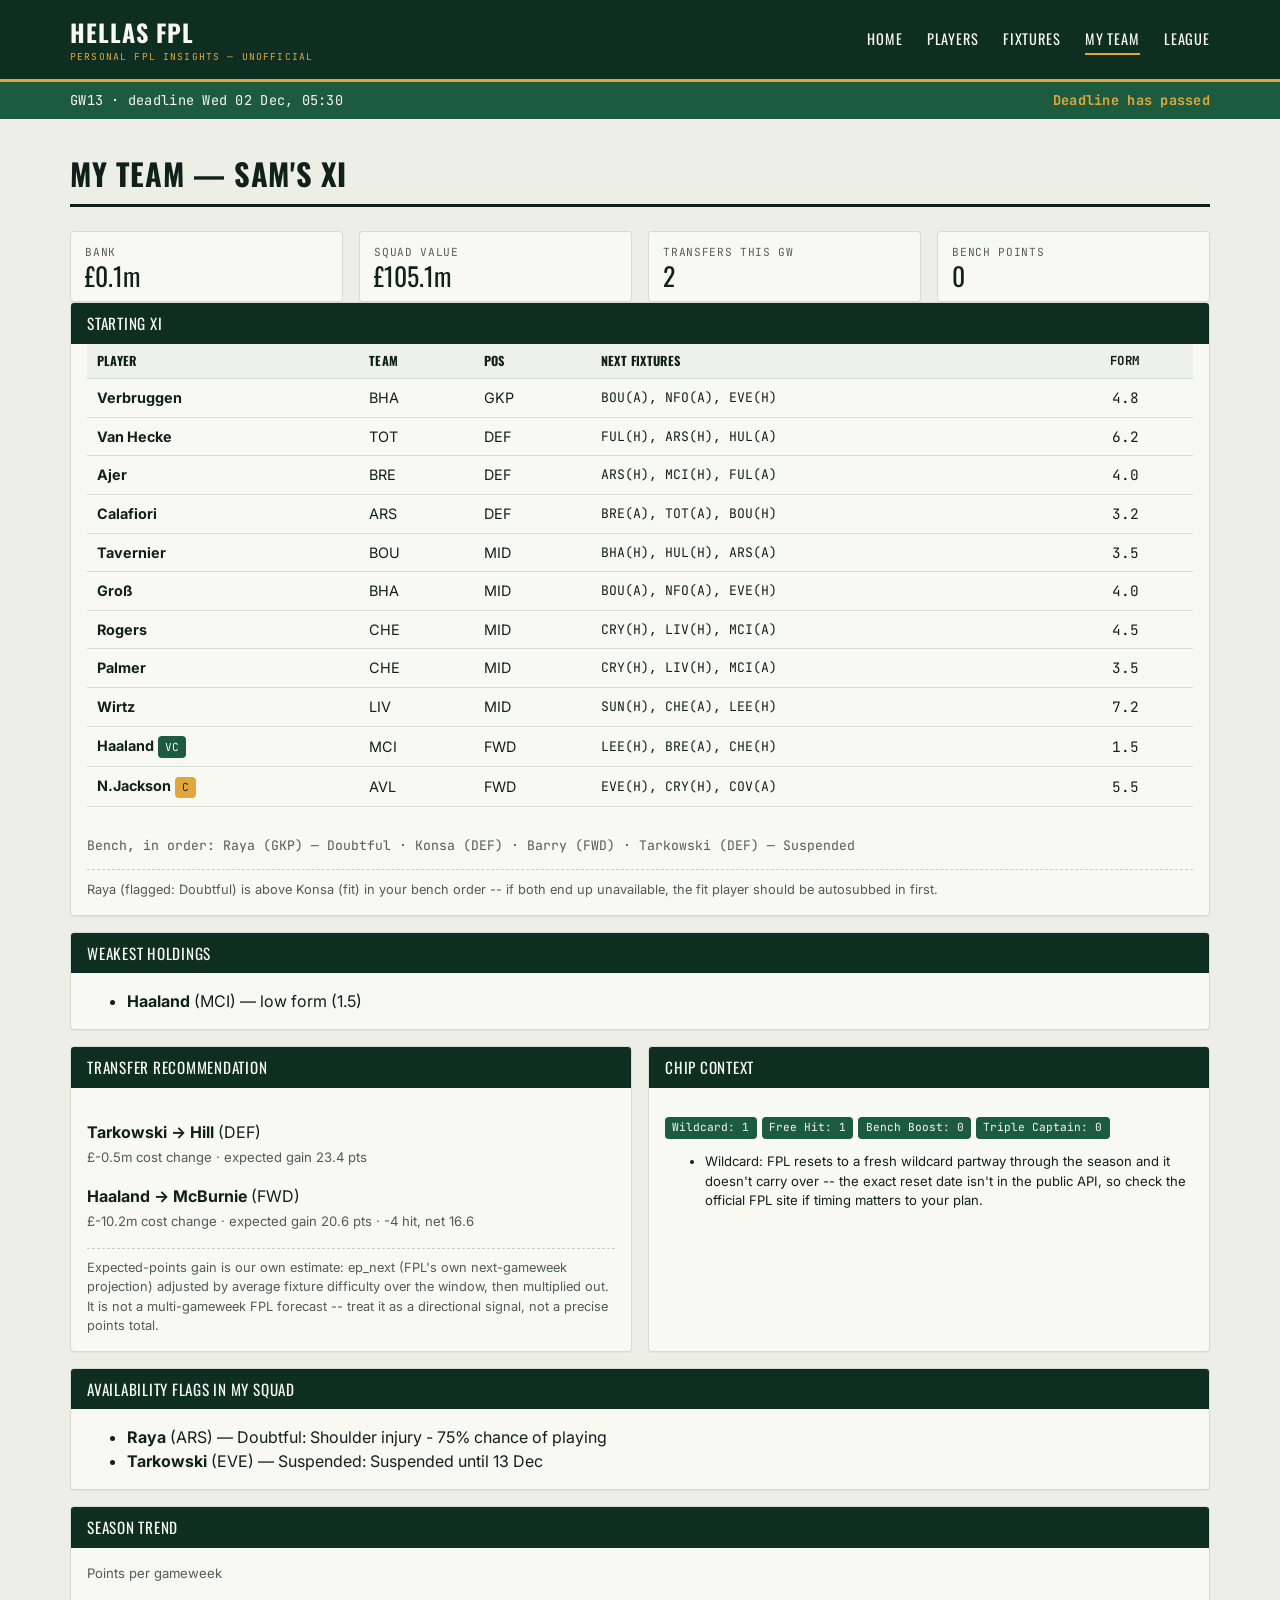
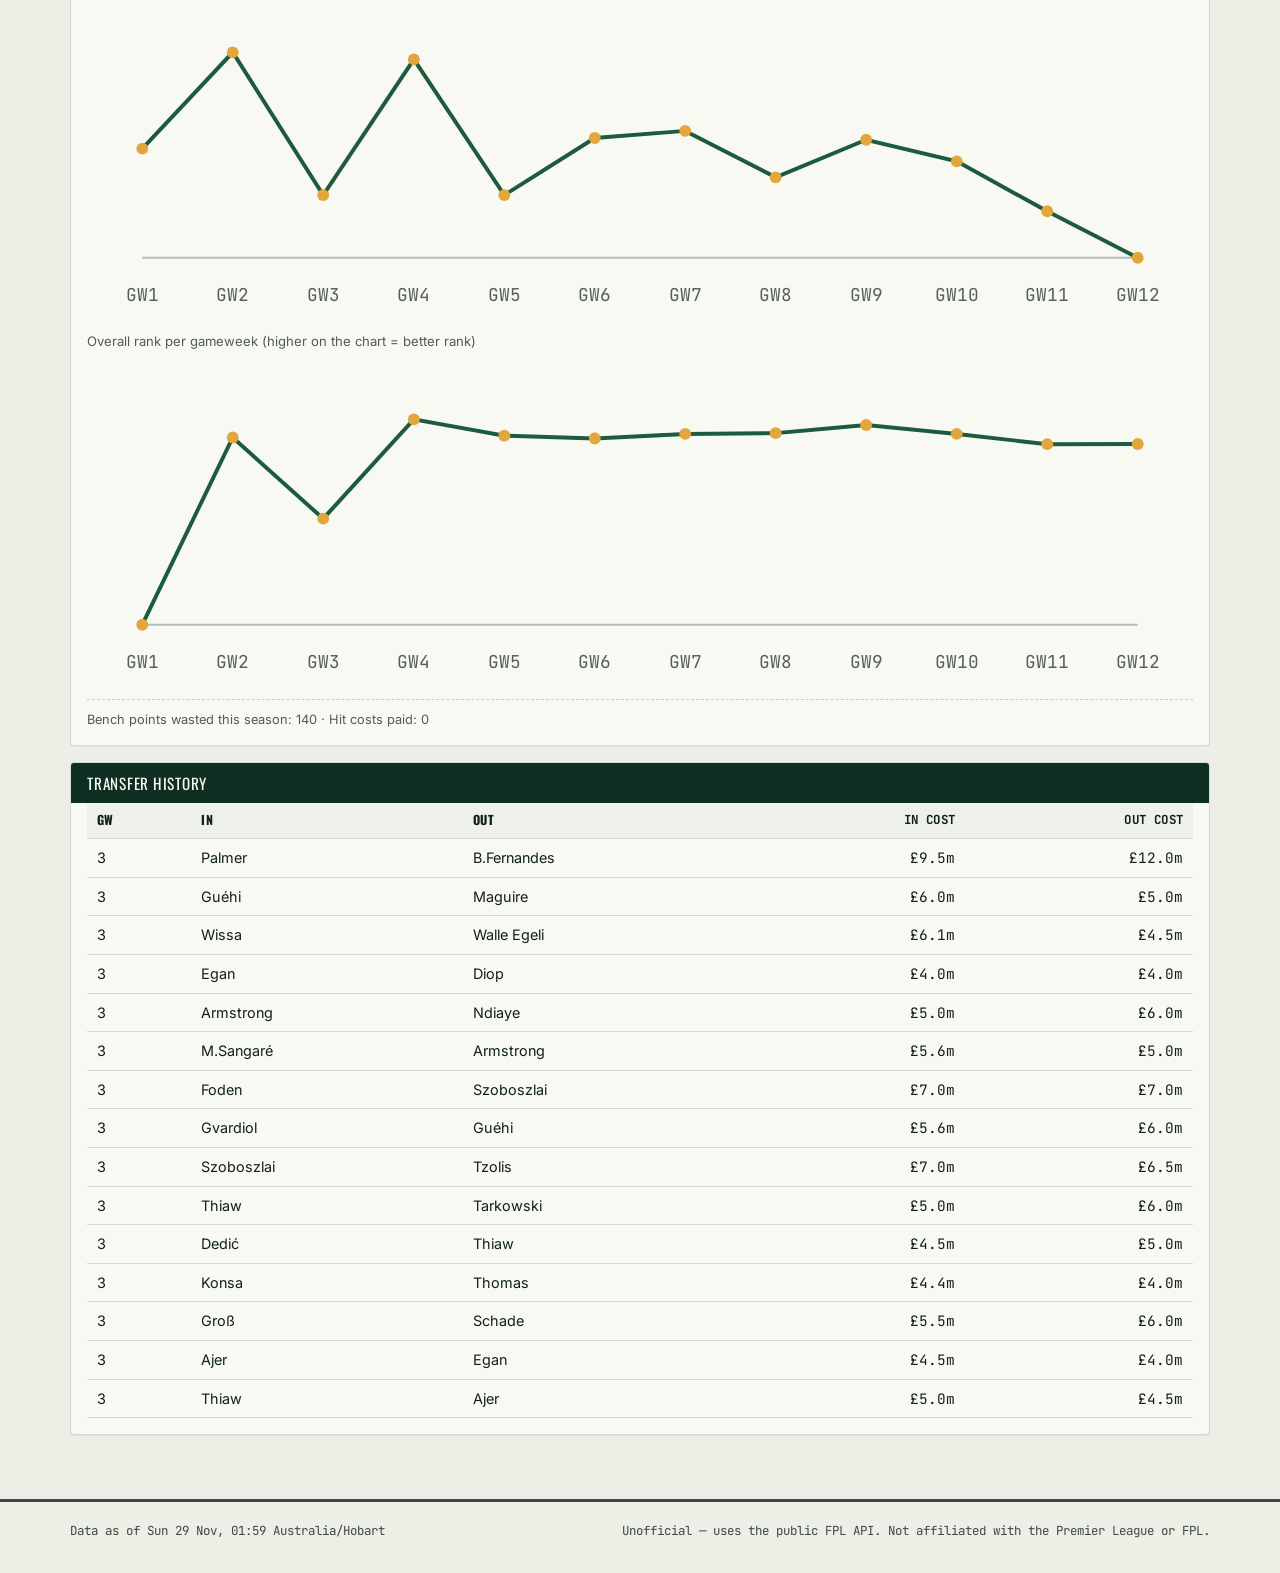
<file: docs/my-team.html>
<!doctype html>
<html lang="en">
<head>
<meta charset="utf-8">
<meta name="viewport" content="width=device-width, initial-scale=1">
<title>Hellas FPL &mdash; My Team</title>
<meta name="description" content="Personal Fantasy Premier League insights for Hellas FPL. Unofficial, uses the public FPL API.">
<link rel="preconnect" href="https://fonts.googleapis.com">
<link rel="preconnect" href="https://fonts.gstatic.com" crossorigin>
<link href="https://fonts.googleapis.com/css2?family=Oswald:wght@500;600;700&family=Inter:wght@400;500;600&family=JetBrains+Mono:wght@400;500;700&display=swap" rel="stylesheet">
<link rel="stylesheet" href="assets/style.css">
</head>
<body>
<header class="site-header">
  <div class="container">
    <a class="wordmark" href="index.html">Hellas FPL<small>Personal FPL insights &mdash; unofficial</small></a>
    <button class="nav-toggle" aria-label="Toggle navigation" aria-expanded="false">MENU</button>
    <nav class="site-nav">
      <a href="index.html" >Home</a>
      <a href="players.html" >Players</a>
      <a href="fixtures.html" >Fixtures</a>
      <a href="my-team.html" aria-current="page">My Team</a>
      <a href="league.html" >League</a>
    </nav>
  </div>
</header>

<div class="matchday-strip">
  <div class="container">
    <span>GW13 &middot; deadline Wed 02 Dec, 05:30</span>
    <span class="countdown" data-deadline="2026-12-01T18:30:00+00:00">--</span>
  </div>
</div>

<main>
  <div class="container">
    
<h1 class="page-title">My Team &mdash; Sam&#39;s XI</h1>


<div class="stat-row">
  <div class="stat-tile"><div class="label">Bank</div><div class="value">£0.1m</div></div>
  <div class="stat-tile"><div class="label">Squad Value</div><div class="value">£105.1m</div></div>
  <div class="stat-tile"><div class="label">Transfers This GW</div><div class="value">2</div></div>
  <div class="stat-tile"><div class="label">Bench Points</div><div class="value">0</div></div>
</div>

<div class="panel">
  <div class="panel-head">Starting XI</div>
  <div class="panel-body table-wrap" style="padding-top:0;">
    <table>
      <thead><tr><th>Player</th><th>Team</th><th>Pos</th><th>Next fixtures</th><th class="num">Form</th><th></th></tr></thead>
      <tbody>
      
        <tr>
          <td><strong>Verbruggen</strong></td>
          <td>BHA</td>
          <td>GKP</td>
          <td class="mono small">BOU(A), NFO(A), EVE(H)</td>
          <td class="num">4.8</td>
          <td></td>
        </tr>
      
        <tr>
          <td><strong>Van Hecke</strong></td>
          <td>TOT</td>
          <td>DEF</td>
          <td class="mono small">FUL(H), ARS(H), HUL(A)</td>
          <td class="num">6.2</td>
          <td></td>
        </tr>
      
        <tr>
          <td><strong>Ajer</strong></td>
          <td>BRE</td>
          <td>DEF</td>
          <td class="mono small">ARS(H), MCI(H), FUL(A)</td>
          <td class="num">4.0</td>
          <td></td>
        </tr>
      
        <tr>
          <td><strong>Calafiori</strong></td>
          <td>ARS</td>
          <td>DEF</td>
          <td class="mono small">BRE(A), TOT(A), BOU(H)</td>
          <td class="num">3.2</td>
          <td></td>
        </tr>
      
        <tr>
          <td><strong>Tavernier</strong></td>
          <td>BOU</td>
          <td>MID</td>
          <td class="mono small">BHA(H), HUL(H), ARS(A)</td>
          <td class="num">3.5</td>
          <td></td>
        </tr>
      
        <tr>
          <td><strong>Groß</strong></td>
          <td>BHA</td>
          <td>MID</td>
          <td class="mono small">BOU(A), NFO(A), EVE(H)</td>
          <td class="num">4.0</td>
          <td></td>
        </tr>
      
        <tr>
          <td><strong>Rogers</strong></td>
          <td>CHE</td>
          <td>MID</td>
          <td class="mono small">CRY(H), LIV(H), MCI(A)</td>
          <td class="num">4.5</td>
          <td></td>
        </tr>
      
        <tr>
          <td><strong>Palmer</strong></td>
          <td>CHE</td>
          <td>MID</td>
          <td class="mono small">CRY(H), LIV(H), MCI(A)</td>
          <td class="num">3.5</td>
          <td></td>
        </tr>
      
        <tr>
          <td><strong>Wirtz</strong></td>
          <td>LIV</td>
          <td>MID</td>
          <td class="mono small">SUN(H), CHE(A), LEE(H)</td>
          <td class="num">7.2</td>
          <td></td>
        </tr>
      
        <tr>
          <td><strong>Haaland</strong> <span class="badge badge-pitch">VC</span></td>
          <td>MCI</td>
          <td>FWD</td>
          <td class="mono small">LEE(H), BRE(A), CHE(H)</td>
          <td class="num">1.5</td>
          <td></td>
        </tr>
      
        <tr>
          <td><strong>N.Jackson</strong> <span class="badge badge-amber">C</span></td>
          <td>AVL</td>
          <td>FWD</td>
          <td class="mono small">EVE(H), CRY(H), COV(A)</td>
          <td class="num">5.5</td>
          <td></td>
        </tr>
      
      </tbody>
    </table>
  </div>
  <div class="panel-body" style="padding-top:0;">
    <p class="panel-note mono small" style="border-top:none;padding-top:0;">Bench, in order:
    Raya (GKP) &mdash; Doubtful &middot; Konsa (DEF) &middot; Barry (FWD) &middot; Tarkowski (DEF) &mdash; Suspended
    </p>
    <p class="panel-note">Raya (flagged: Doubtful) is above Konsa (fit) in your bench order -- if both end up unavailable, the fit player should be autosubbed in first.</p>
  </div>
</div>


<div class="panel">
  <div class="panel-head">Weakest Holdings</div>
  <div class="panel-body">
    <ul class="mt-0">
    <li><strong>Haaland</strong> (MCI) &mdash; low form (1.5)</li>
    </ul>
  </div>
</div>



<div class="grid grid-2">
  <div class="panel">
    <div class="panel-head">Transfer Recommendation</div>
    <div class="panel-body">
      
        
        <p><strong>Tarkowski &rarr; Hill</strong> (DEF)<br>
        <span class="small text-muted">£-0.5m cost change &middot; expected gain 23.4 pts</span></p>
        
        <p><strong>Haaland &rarr; McBurnie</strong> (FWD)<br>
        <span class="small text-muted">£-10.2m cost change &middot; expected gain 20.6 pts &middot; -4 hit, net 16.6</span></p>
        
      
      <p class="panel-note">Expected-points gain is our own estimate: ep_next (FPL&#39;s own next-gameweek projection) adjusted by average fixture difficulty over the window, then multiplied out. It is not a multi-gameweek FPL forecast -- treat it as a directional signal, not a precise points total.</p>
    </div>
  </div>

  <div class="panel">
    <div class="panel-head">Chip Context</div>
    <div class="panel-body">
      <p class="small">
      <span class="badge badge-pitch" style="margin-right:0.3rem;">Wildcard: 1</span><span class="badge badge-pitch" style="margin-right:0.3rem;">Free Hit: 1</span><span class="badge badge-pitch" style="margin-right:0.3rem;">Bench Boost: 0</span><span class="badge badge-pitch" style="margin-right:0.3rem;">Triple Captain: 0</span>
      </p>
      <ul class="mt-0 small">
      <li>Wildcard: FPL resets to a fresh wildcard partway through the season and it doesn&#39;t carry over -- the exact reset date isn&#39;t in the public API, so check the official FPL site if timing matters to your plan.</li>
      </ul>
    </div>
  </div>
</div>


<div class="panel">
  <div class="panel-head">Availability Flags In My Squad</div>
  <div class="panel-body">
    <ul class="mt-0">
    <li><strong>Raya</strong> (ARS) &mdash; Doubtful: Shoulder injury - 75% chance of playing</li><li><strong>Tarkowski</strong> (EVE) &mdash; Suspended: Suspended until 13 Dec</li>
    </ul>
  </div>
</div>


<div class="panel">
  <div class="panel-head">Season Trend</div>
  <div class="panel-body">
    
      <p class="small text-muted mt-0">Points per gameweek</p>
      <svg class="trend-chart" viewBox="0 0 560 160" role="img" aria-label="Trend chart across 12 gameweeks"><line class="axis" x1="28" y1="132" x2="532" y2="132"></line><path class="line" d="M28.0,76.8 L73.8,28.0 L119.6,100.3 L165.5,31.6 L211.3,100.3 L257.1,71.4 L302.9,67.8 L348.7,91.3 L394.5,72.3 L440.4,83.2 L486.2,108.5 L532.0,132.0"></path><circle class="point" cx="28.0" cy="76.8" r="3"></circle><circle class="point" cx="73.8" cy="28.0" r="3"></circle><circle class="point" cx="119.6" cy="100.3" r="3"></circle><circle class="point" cx="165.5" cy="31.6" r="3"></circle><circle class="point" cx="211.3" cy="100.3" r="3"></circle><circle class="point" cx="257.1" cy="71.4" r="3"></circle><circle class="point" cx="302.9" cy="67.8" r="3"></circle><circle class="point" cx="348.7" cy="91.3" r="3"></circle><circle class="point" cx="394.5" cy="72.3" r="3"></circle><circle class="point" cx="440.4" cy="83.2" r="3"></circle><circle class="point" cx="486.2" cy="108.5" r="3"></circle><circle class="point" cx="532.0" cy="132.0" r="3"></circle><text x="28.0" y="154" text-anchor="middle">GW1</text><text x="73.8" y="154" text-anchor="middle">GW2</text><text x="119.6" y="154" text-anchor="middle">GW3</text><text x="165.5" y="154" text-anchor="middle">GW4</text><text x="211.3" y="154" text-anchor="middle">GW5</text><text x="257.1" y="154" text-anchor="middle">GW6</text><text x="302.9" y="154" text-anchor="middle">GW7</text><text x="348.7" y="154" text-anchor="middle">GW8</text><text x="394.5" y="154" text-anchor="middle">GW9</text><text x="440.4" y="154" text-anchor="middle">GW10</text><text x="486.2" y="154" text-anchor="middle">GW11</text><text x="532.0" y="154" text-anchor="middle">GW12</text></svg>
      <p class="small text-muted">Overall rank per gameweek (higher on the chart = better rank)</p>
      <svg class="trend-chart" viewBox="0 0 560 160" role="img" aria-label="Trend chart across 12 gameweeks"><line class="axis" x1="28" y1="132" x2="532" y2="132"></line><path class="line" d="M28.0,132.0 L73.8,37.2 L119.6,78.3 L165.5,28.0 L211.3,36.3 L257.1,37.7 L302.9,35.4 L348.7,35.0 L394.5,30.9 L440.4,35.4 L486.2,40.6 L532.0,40.5"></path><circle class="point" cx="28.0" cy="132.0" r="3"></circle><circle class="point" cx="73.8" cy="37.2" r="3"></circle><circle class="point" cx="119.6" cy="78.3" r="3"></circle><circle class="point" cx="165.5" cy="28.0" r="3"></circle><circle class="point" cx="211.3" cy="36.3" r="3"></circle><circle class="point" cx="257.1" cy="37.7" r="3"></circle><circle class="point" cx="302.9" cy="35.4" r="3"></circle><circle class="point" cx="348.7" cy="35.0" r="3"></circle><circle class="point" cx="394.5" cy="30.9" r="3"></circle><circle class="point" cx="440.4" cy="35.4" r="3"></circle><circle class="point" cx="486.2" cy="40.6" r="3"></circle><circle class="point" cx="532.0" cy="40.5" r="3"></circle><text x="28.0" y="154" text-anchor="middle">GW1</text><text x="73.8" y="154" text-anchor="middle">GW2</text><text x="119.6" y="154" text-anchor="middle">GW3</text><text x="165.5" y="154" text-anchor="middle">GW4</text><text x="211.3" y="154" text-anchor="middle">GW5</text><text x="257.1" y="154" text-anchor="middle">GW6</text><text x="302.9" y="154" text-anchor="middle">GW7</text><text x="348.7" y="154" text-anchor="middle">GW8</text><text x="394.5" y="154" text-anchor="middle">GW9</text><text x="440.4" y="154" text-anchor="middle">GW10</text><text x="486.2" y="154" text-anchor="middle">GW11</text><text x="532.0" y="154" text-anchor="middle">GW12</text></svg>
      <p class="panel-note">Bench points wasted this season: 140 &middot; Hit costs paid: 0</p>
    
  </div>
</div>

<div class="panel">
  <div class="panel-head">Transfer History</div>
  <div class="panel-body table-wrap" style="padding-top:0;">
    
    <table>
      <thead><tr><th>GW</th><th>In</th><th>Out</th><th class="num">In Cost</th><th class="num">Out Cost</th></tr></thead>
      <tbody>
      
      <tr><td>3</td><td>Palmer</td><td>B.Fernandes</td><td class="num">£9.5m</td><td class="num">£12.0m</td></tr>
      
      <tr><td>3</td><td>Guéhi</td><td>Maguire</td><td class="num">£6.0m</td><td class="num">£5.0m</td></tr>
      
      <tr><td>3</td><td>Wissa</td><td>Walle Egeli</td><td class="num">£6.1m</td><td class="num">£4.5m</td></tr>
      
      <tr><td>3</td><td>Egan</td><td>Diop</td><td class="num">£4.0m</td><td class="num">£4.0m</td></tr>
      
      <tr><td>3</td><td>Armstrong</td><td>Ndiaye</td><td class="num">£5.0m</td><td class="num">£6.0m</td></tr>
      
      <tr><td>3</td><td>M.Sangaré</td><td>Armstrong</td><td class="num">£5.6m</td><td class="num">£5.0m</td></tr>
      
      <tr><td>3</td><td>Foden</td><td>Szoboszlai</td><td class="num">£7.0m</td><td class="num">£7.0m</td></tr>
      
      <tr><td>3</td><td>Gvardiol</td><td>Guéhi</td><td class="num">£5.6m</td><td class="num">£6.0m</td></tr>
      
      <tr><td>3</td><td>Szoboszlai</td><td>Tzolis</td><td class="num">£7.0m</td><td class="num">£6.5m</td></tr>
      
      <tr><td>3</td><td>Thiaw</td><td>Tarkowski</td><td class="num">£5.0m</td><td class="num">£6.0m</td></tr>
      
      <tr><td>3</td><td>Dedić</td><td>Thiaw</td><td class="num">£4.5m</td><td class="num">£5.0m</td></tr>
      
      <tr><td>3</td><td>Konsa</td><td>Thomas</td><td class="num">£4.4m</td><td class="num">£4.0m</td></tr>
      
      <tr><td>3</td><td>Groß</td><td>Schade</td><td class="num">£5.5m</td><td class="num">£6.0m</td></tr>
      
      <tr><td>3</td><td>Ajer</td><td>Egan</td><td class="num">£4.5m</td><td class="num">£4.0m</td></tr>
      
      <tr><td>3</td><td>Thiaw</td><td>Ajer</td><td class="num">£5.0m</td><td class="num">£4.5m</td></tr>
      
      </tbody>
    </table>
    
  </div>
</div>

  </div>
</main>

<footer class="site-footer">
  <div class="container">
    <span>Data as of Sun 29 Nov, 01:59 Australia/Hobart</span>
    <span>Unofficial &mdash; uses the public FPL API. Not affiliated with the Premier League or FPL.</span>
  </div>
</footer>

<script src="assets/site.js"></script>

</body>
</html>
</file>
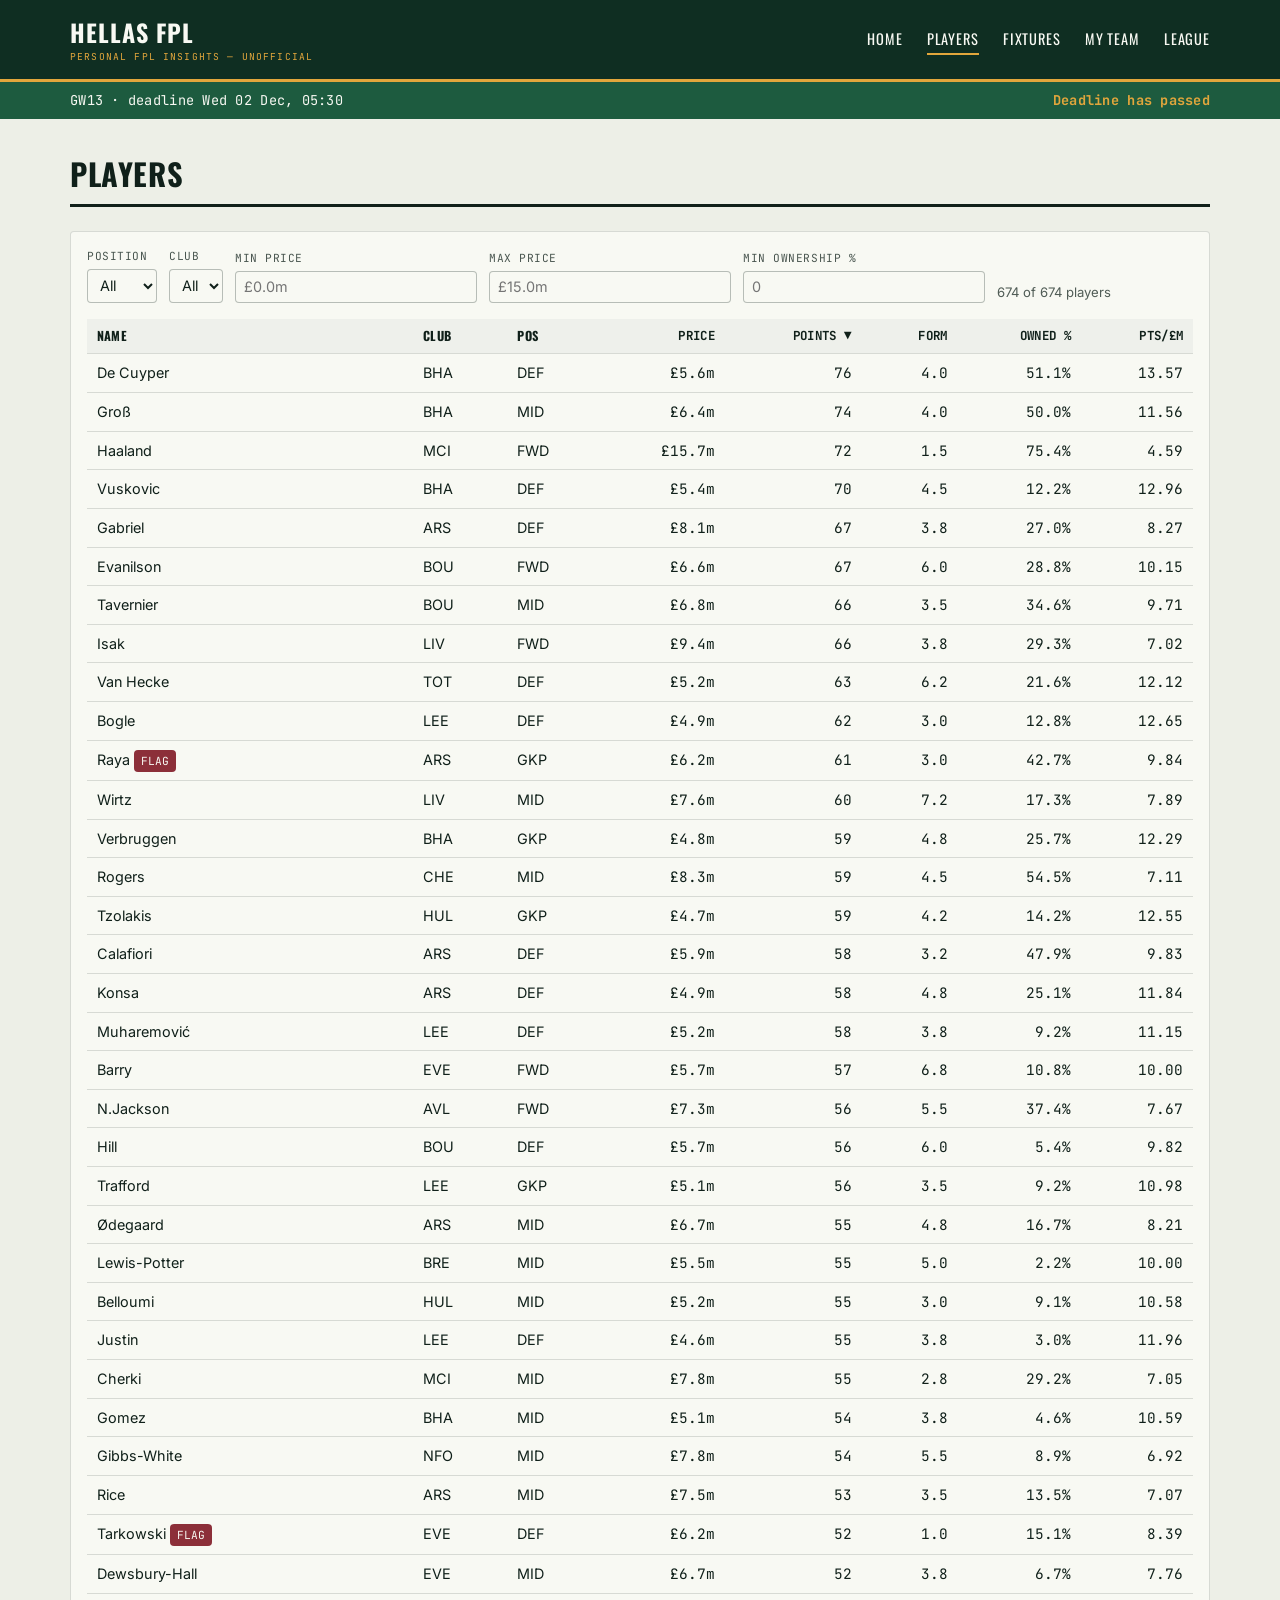
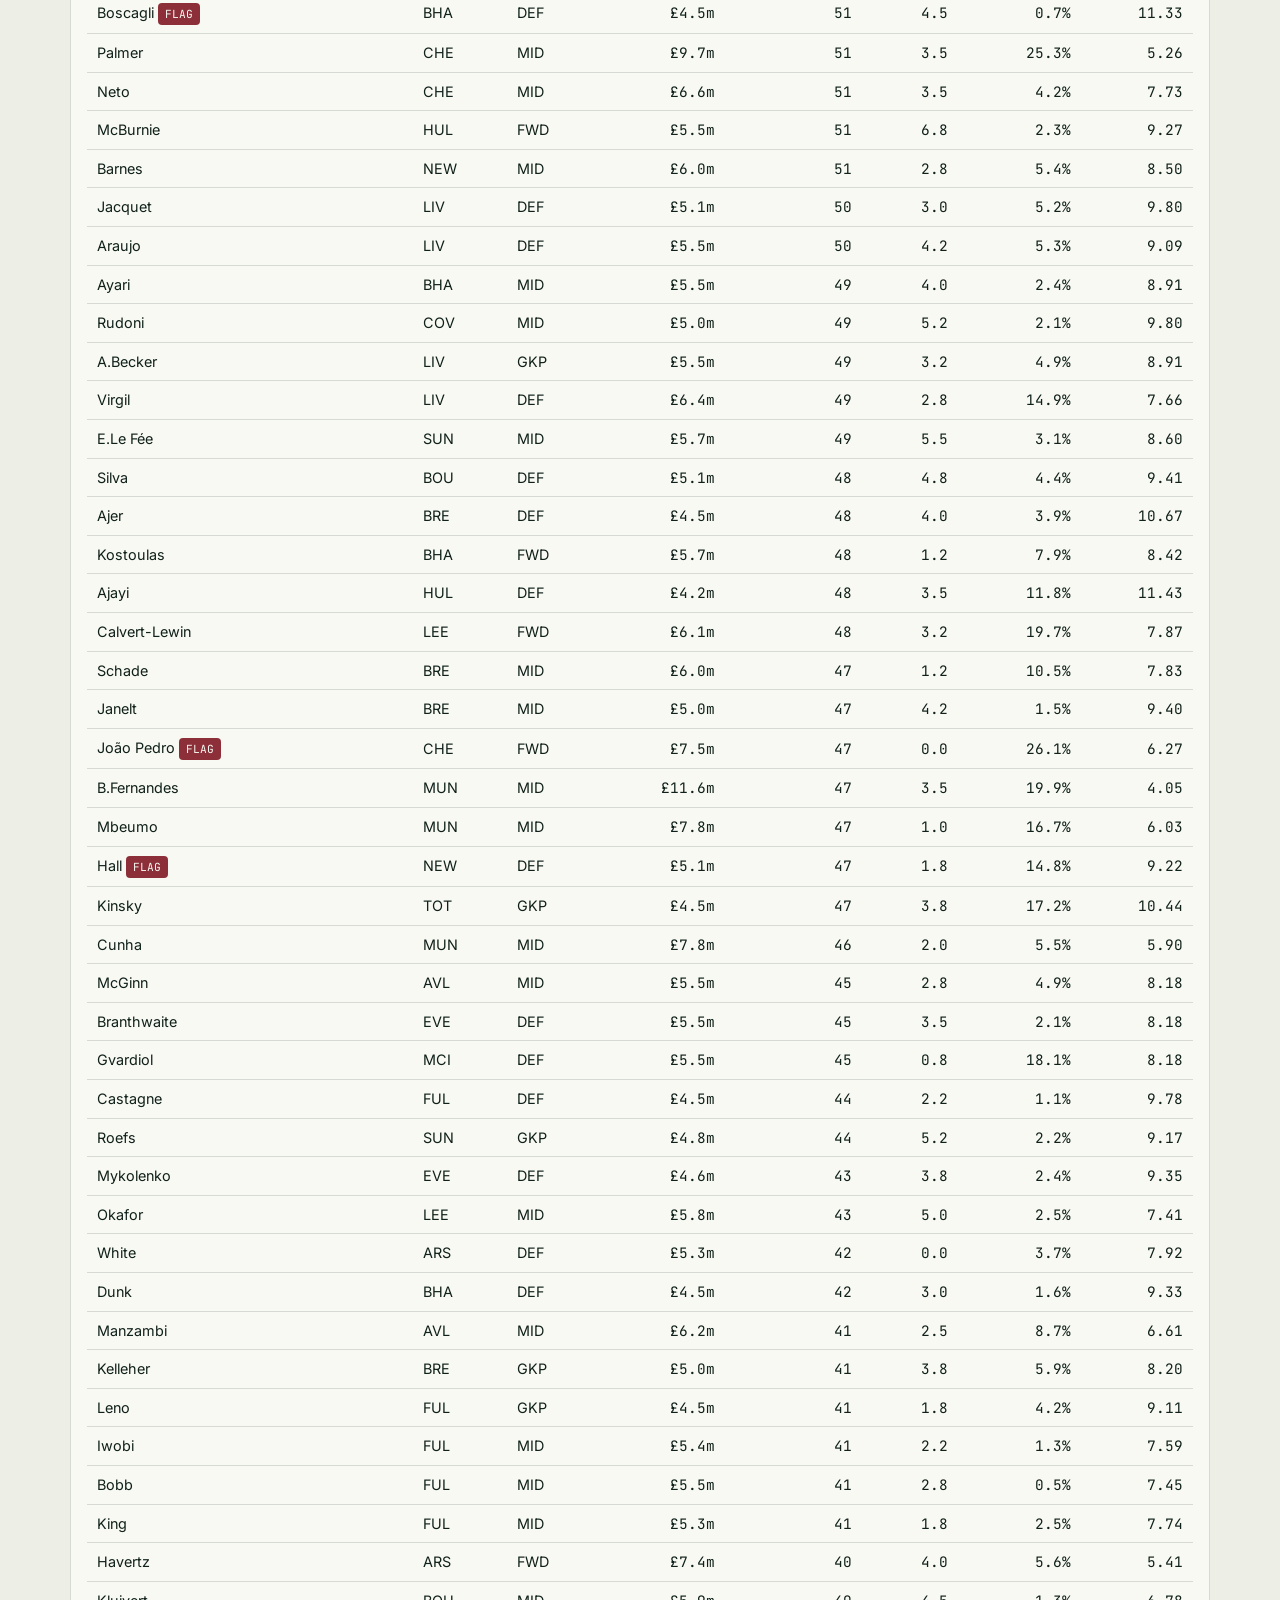
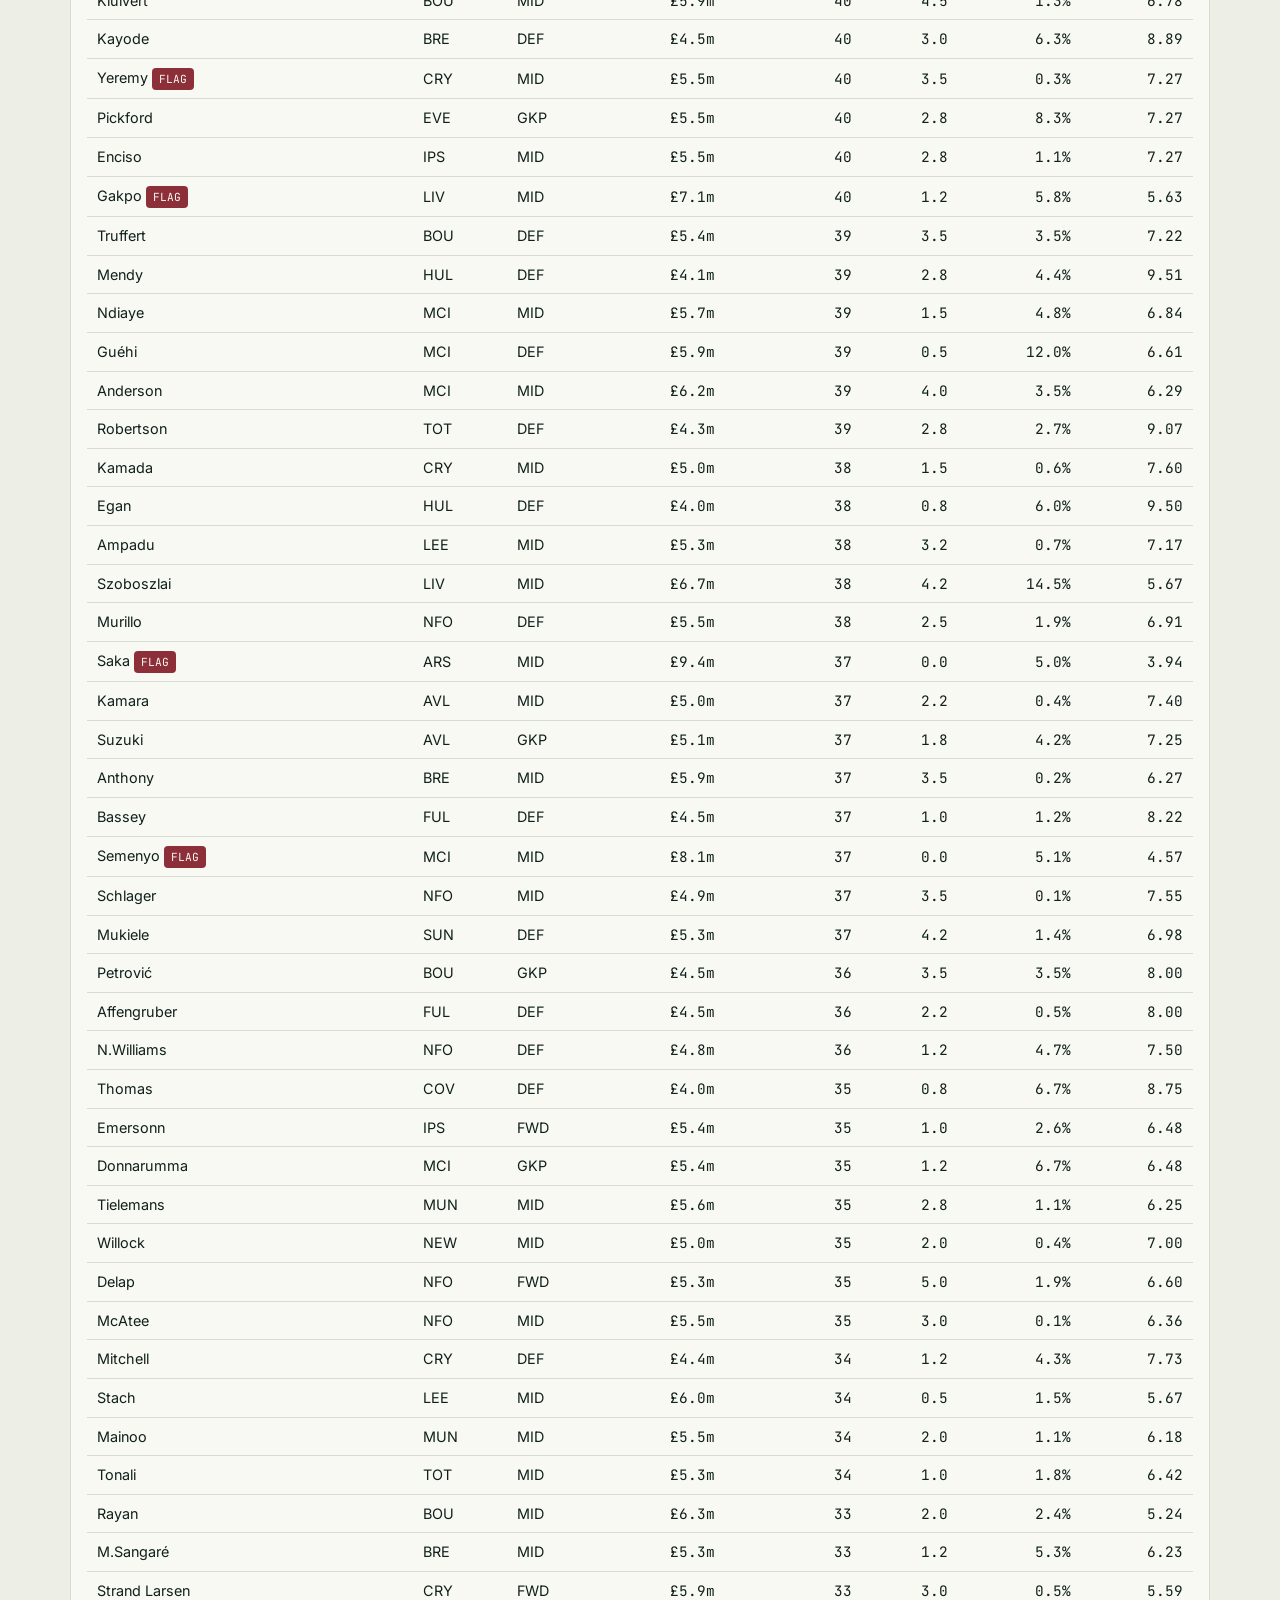
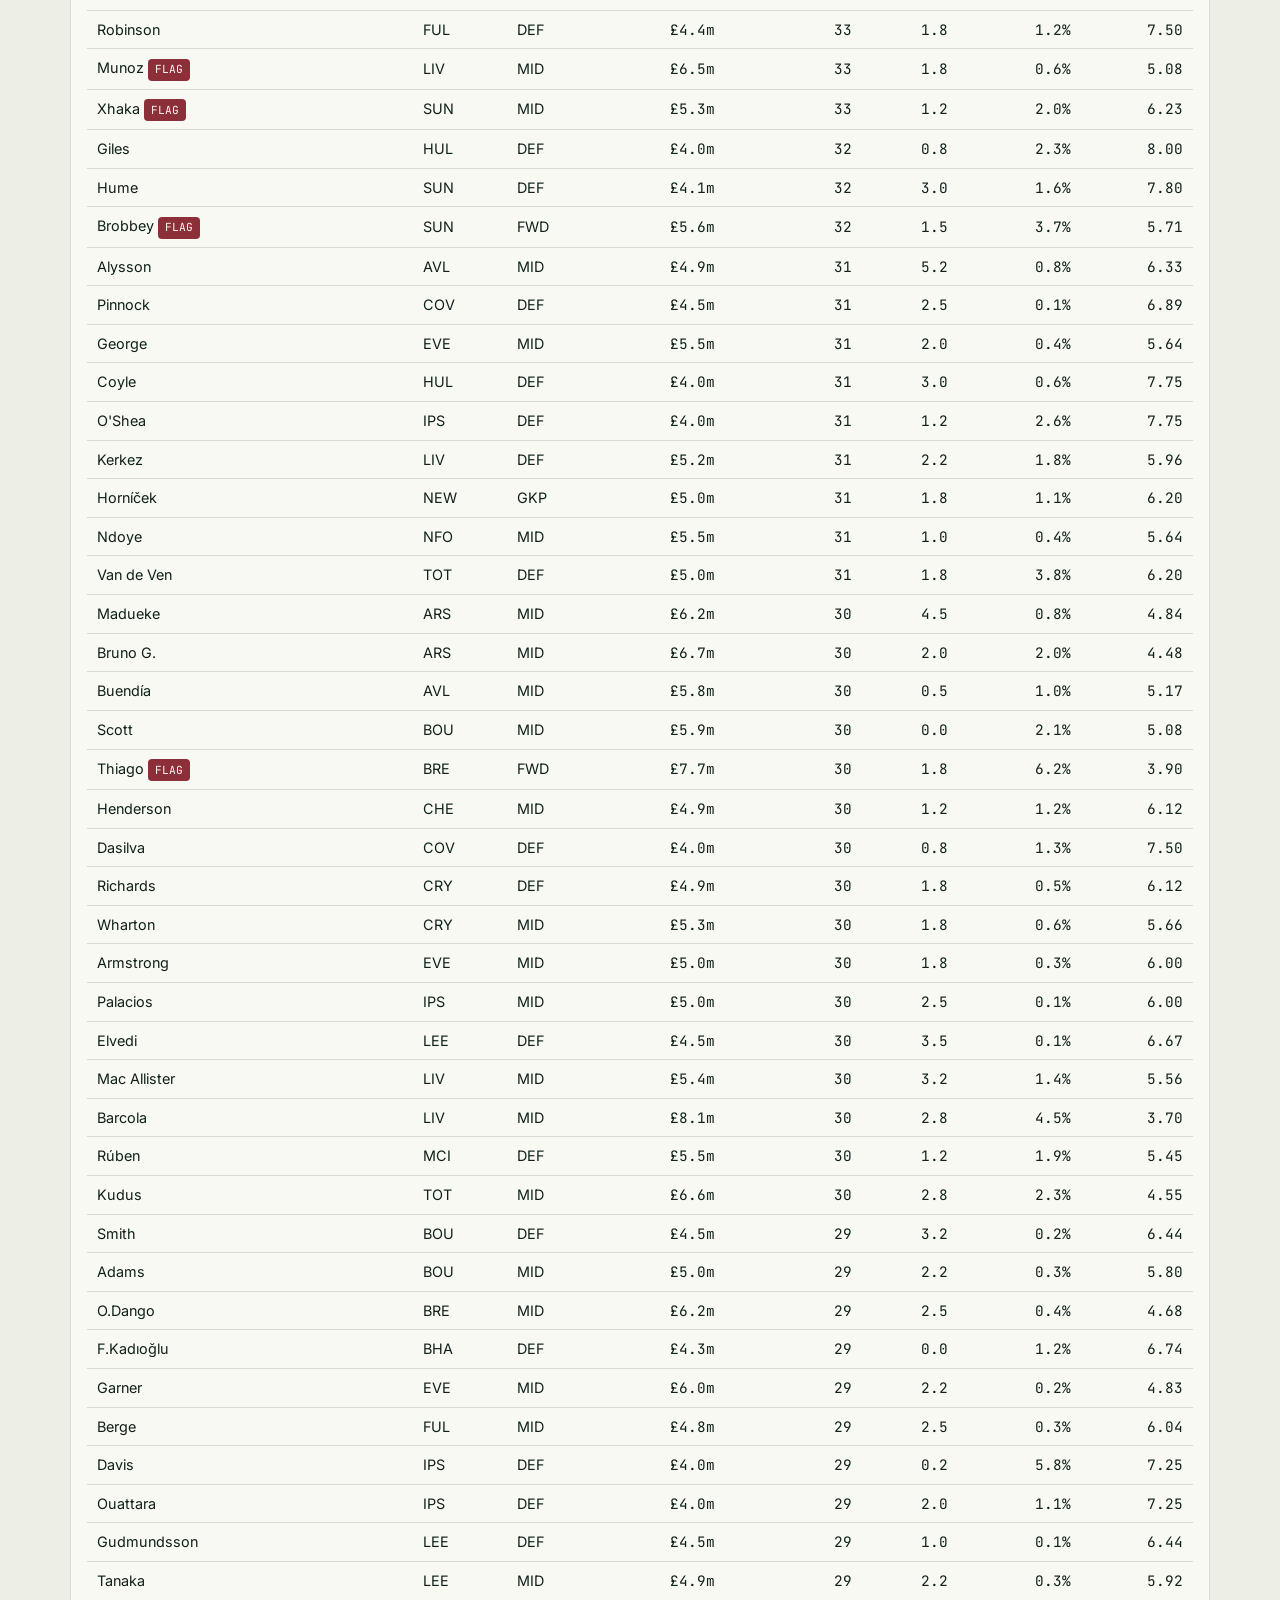
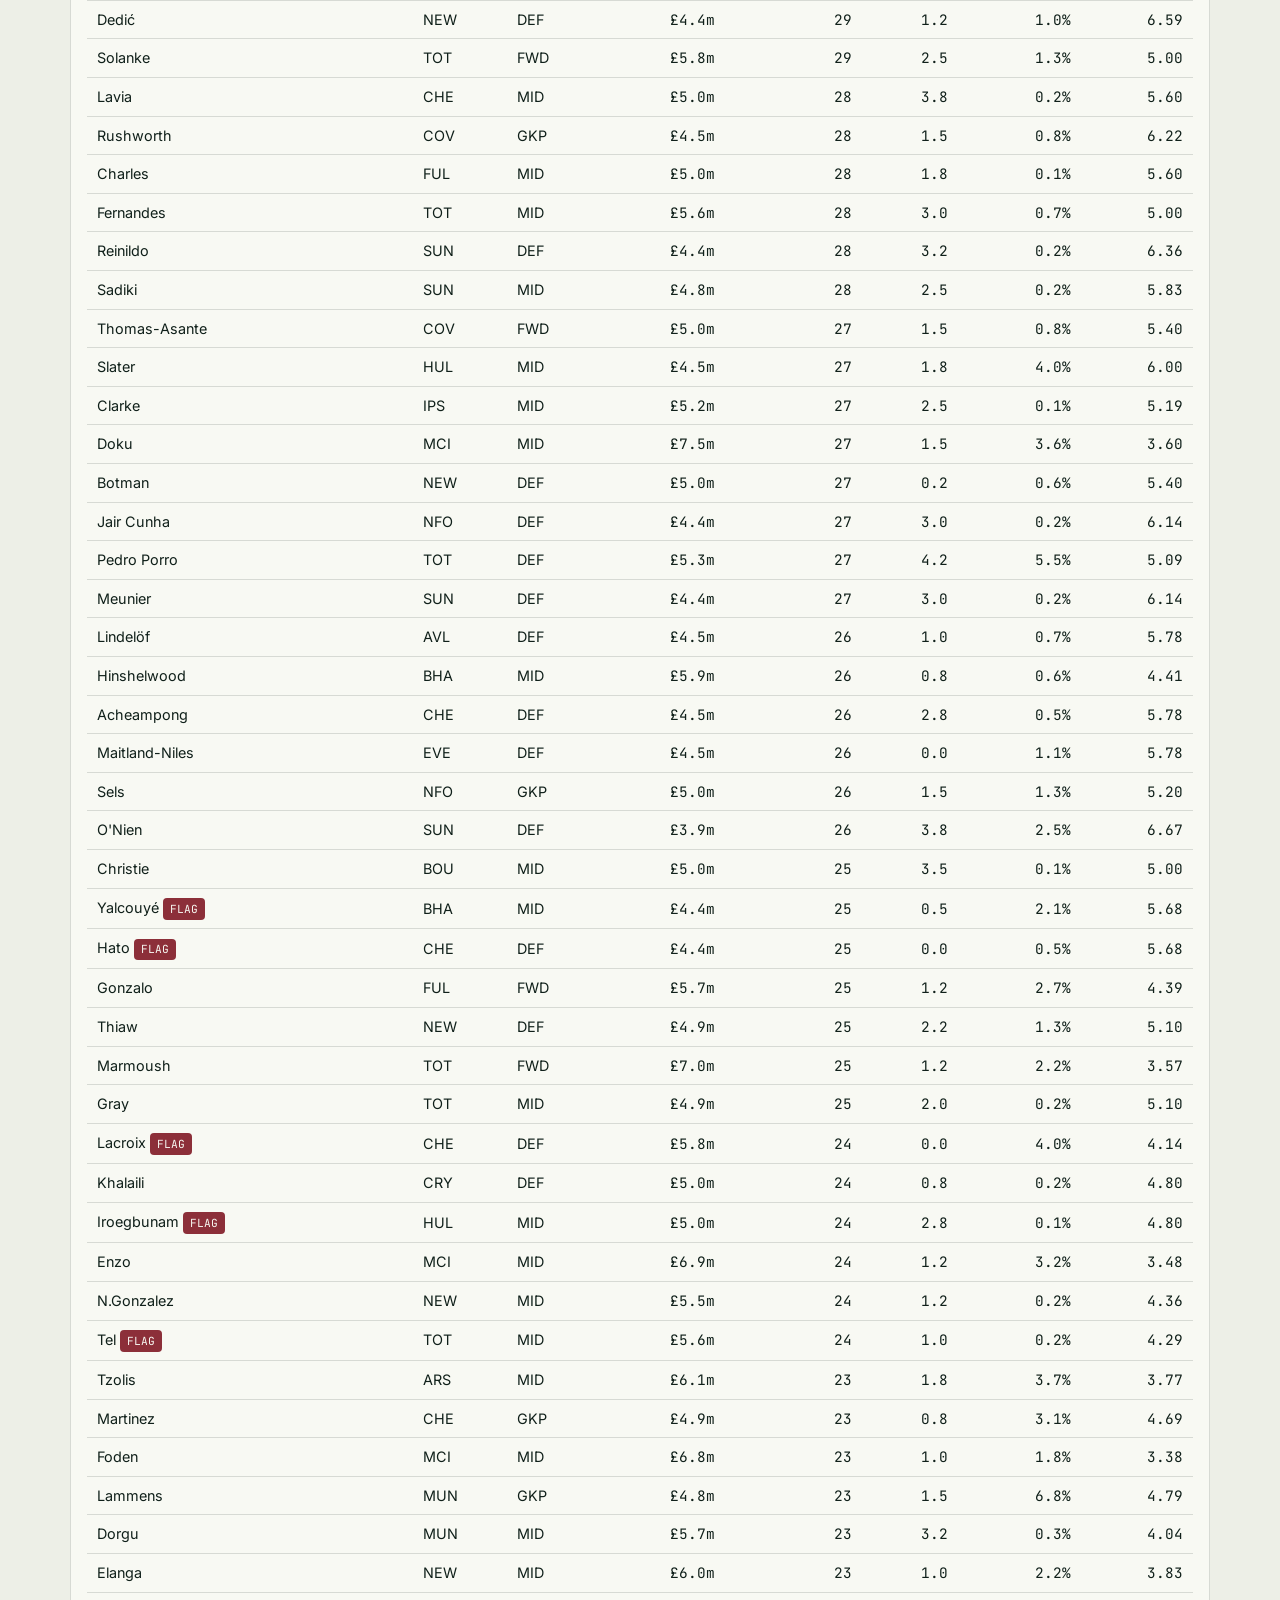
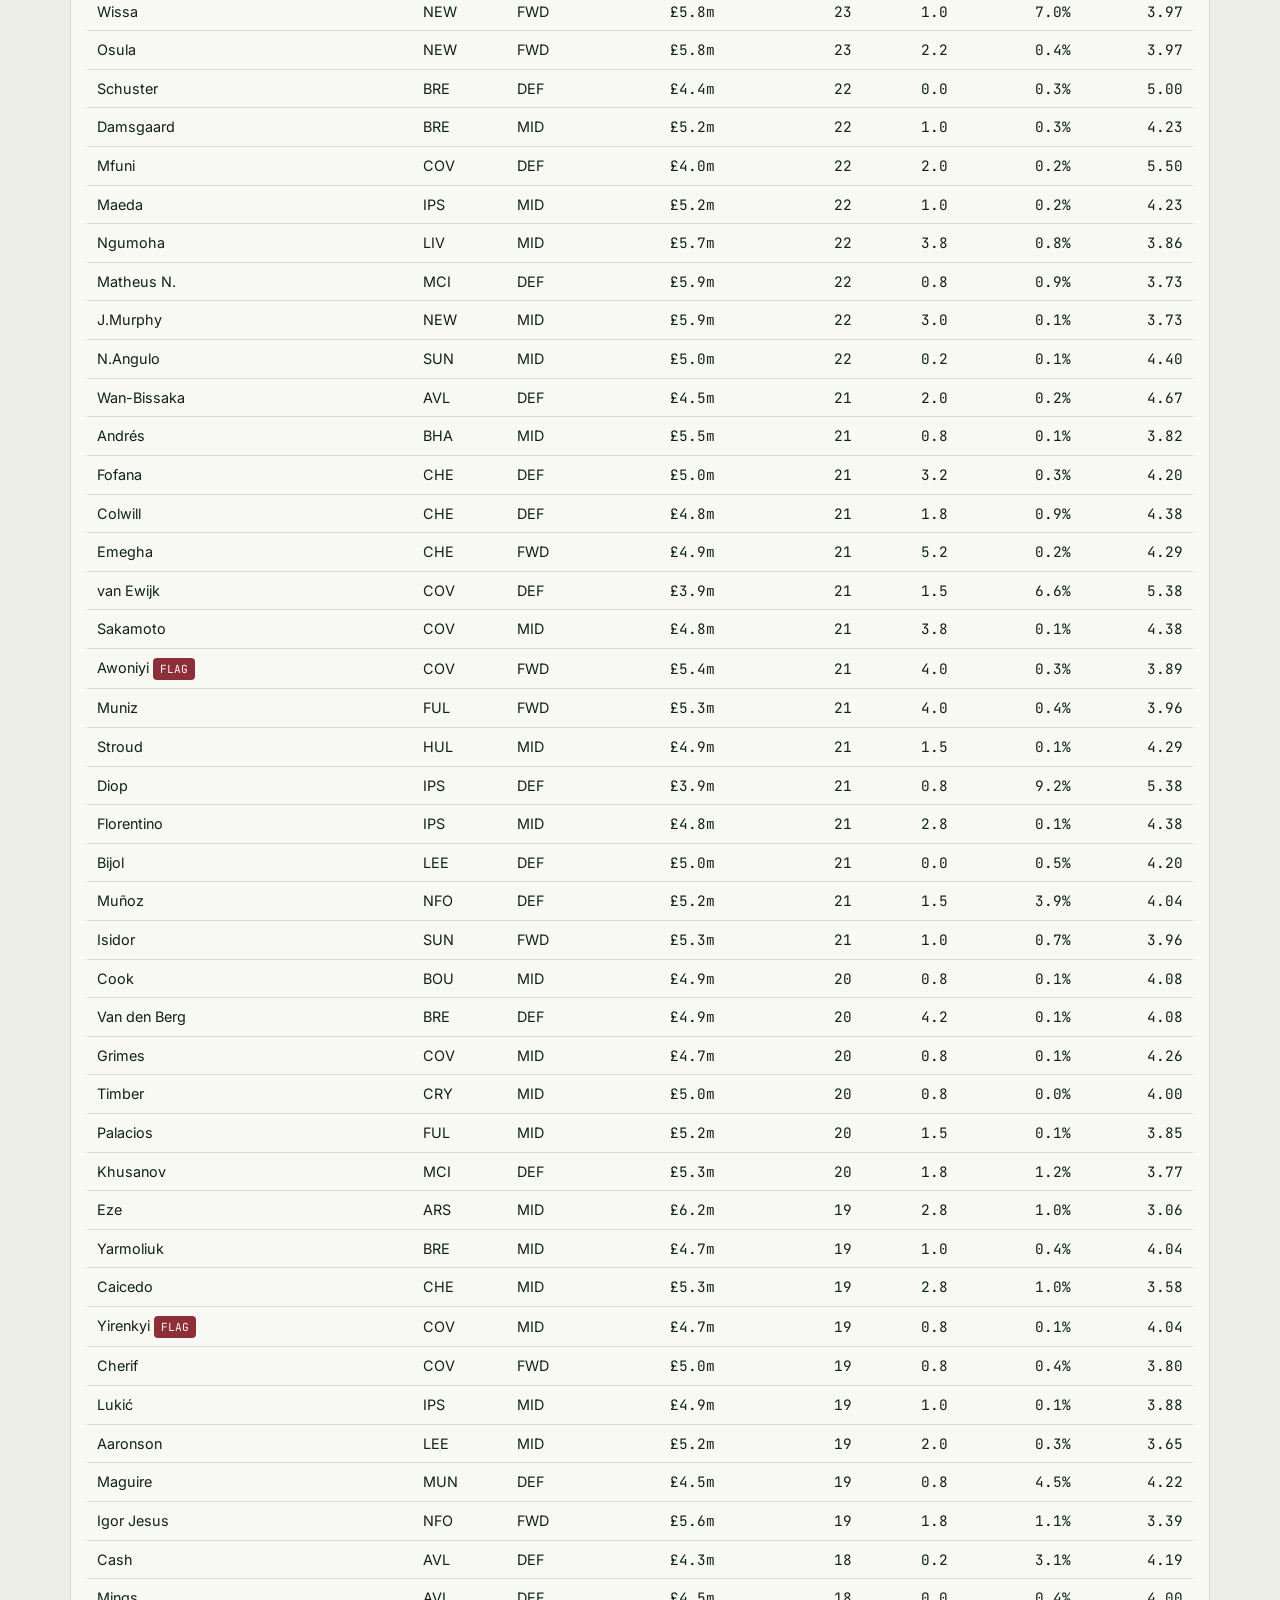
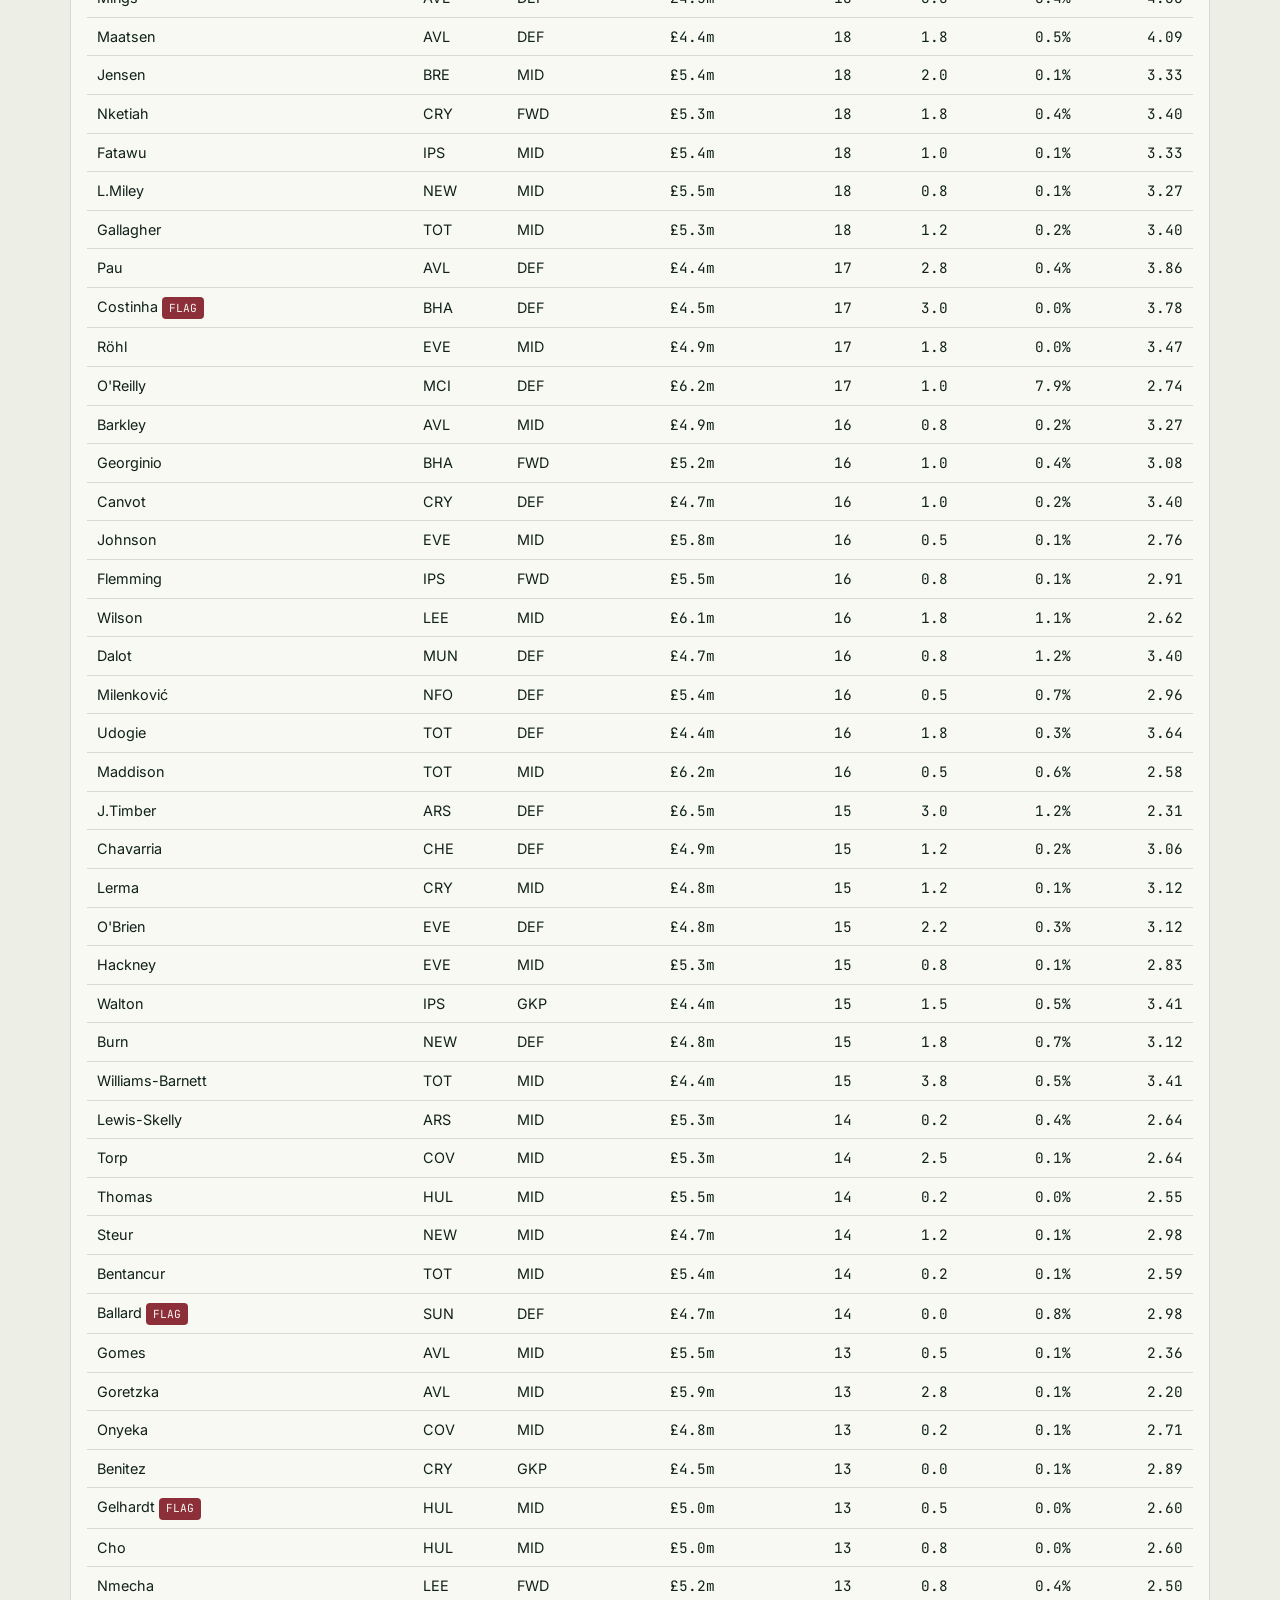
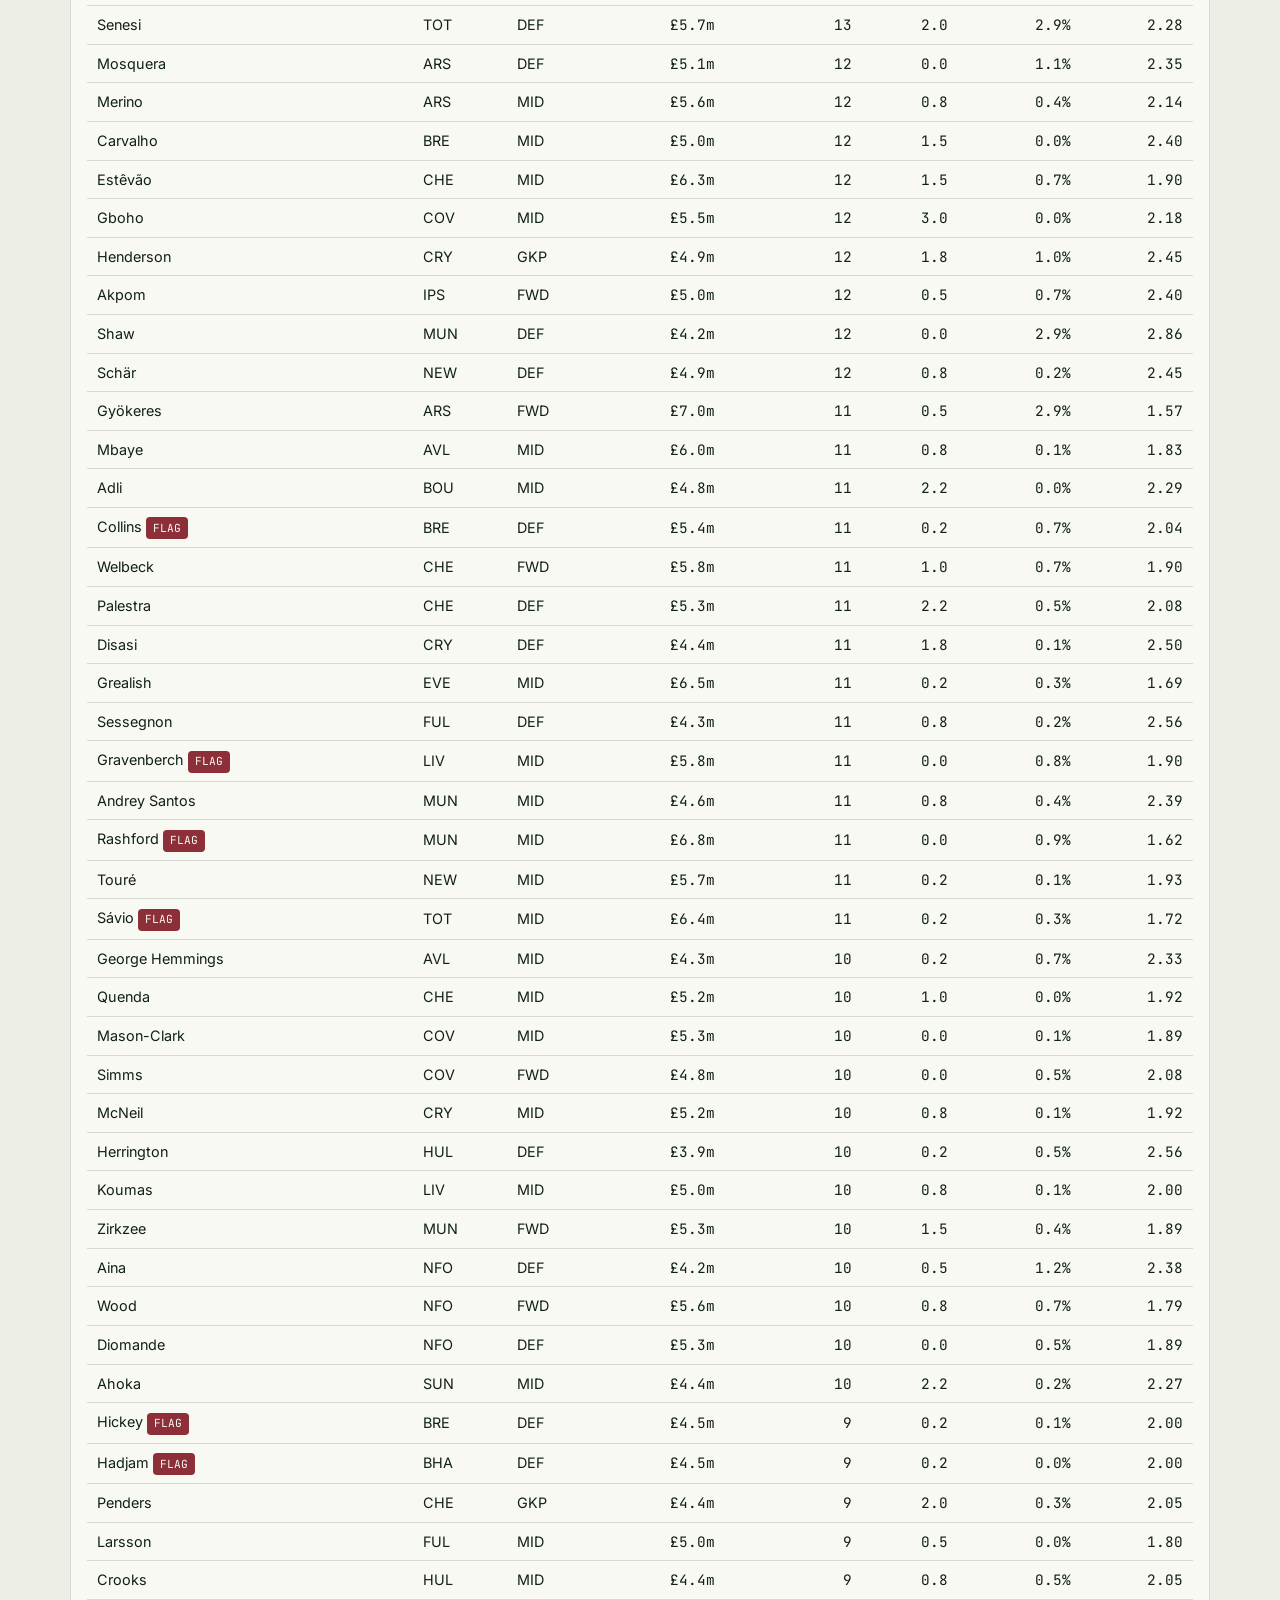
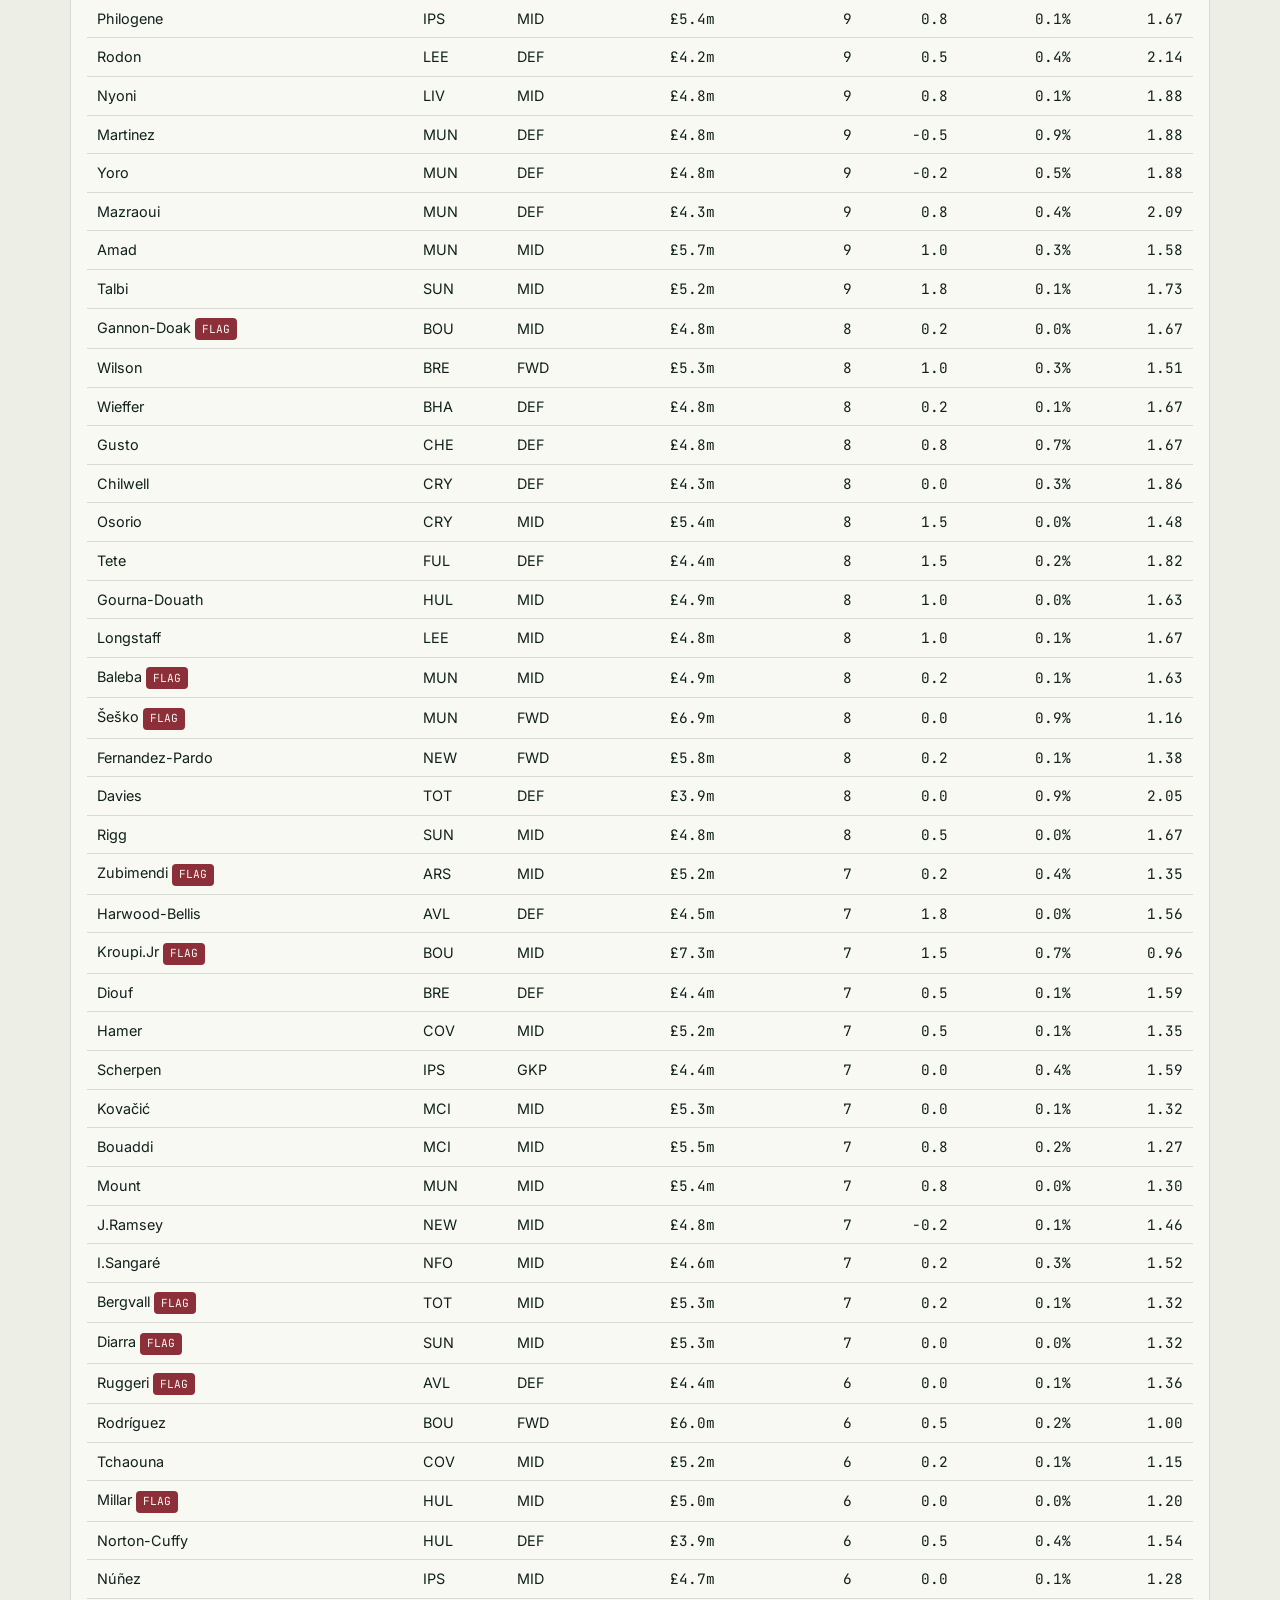
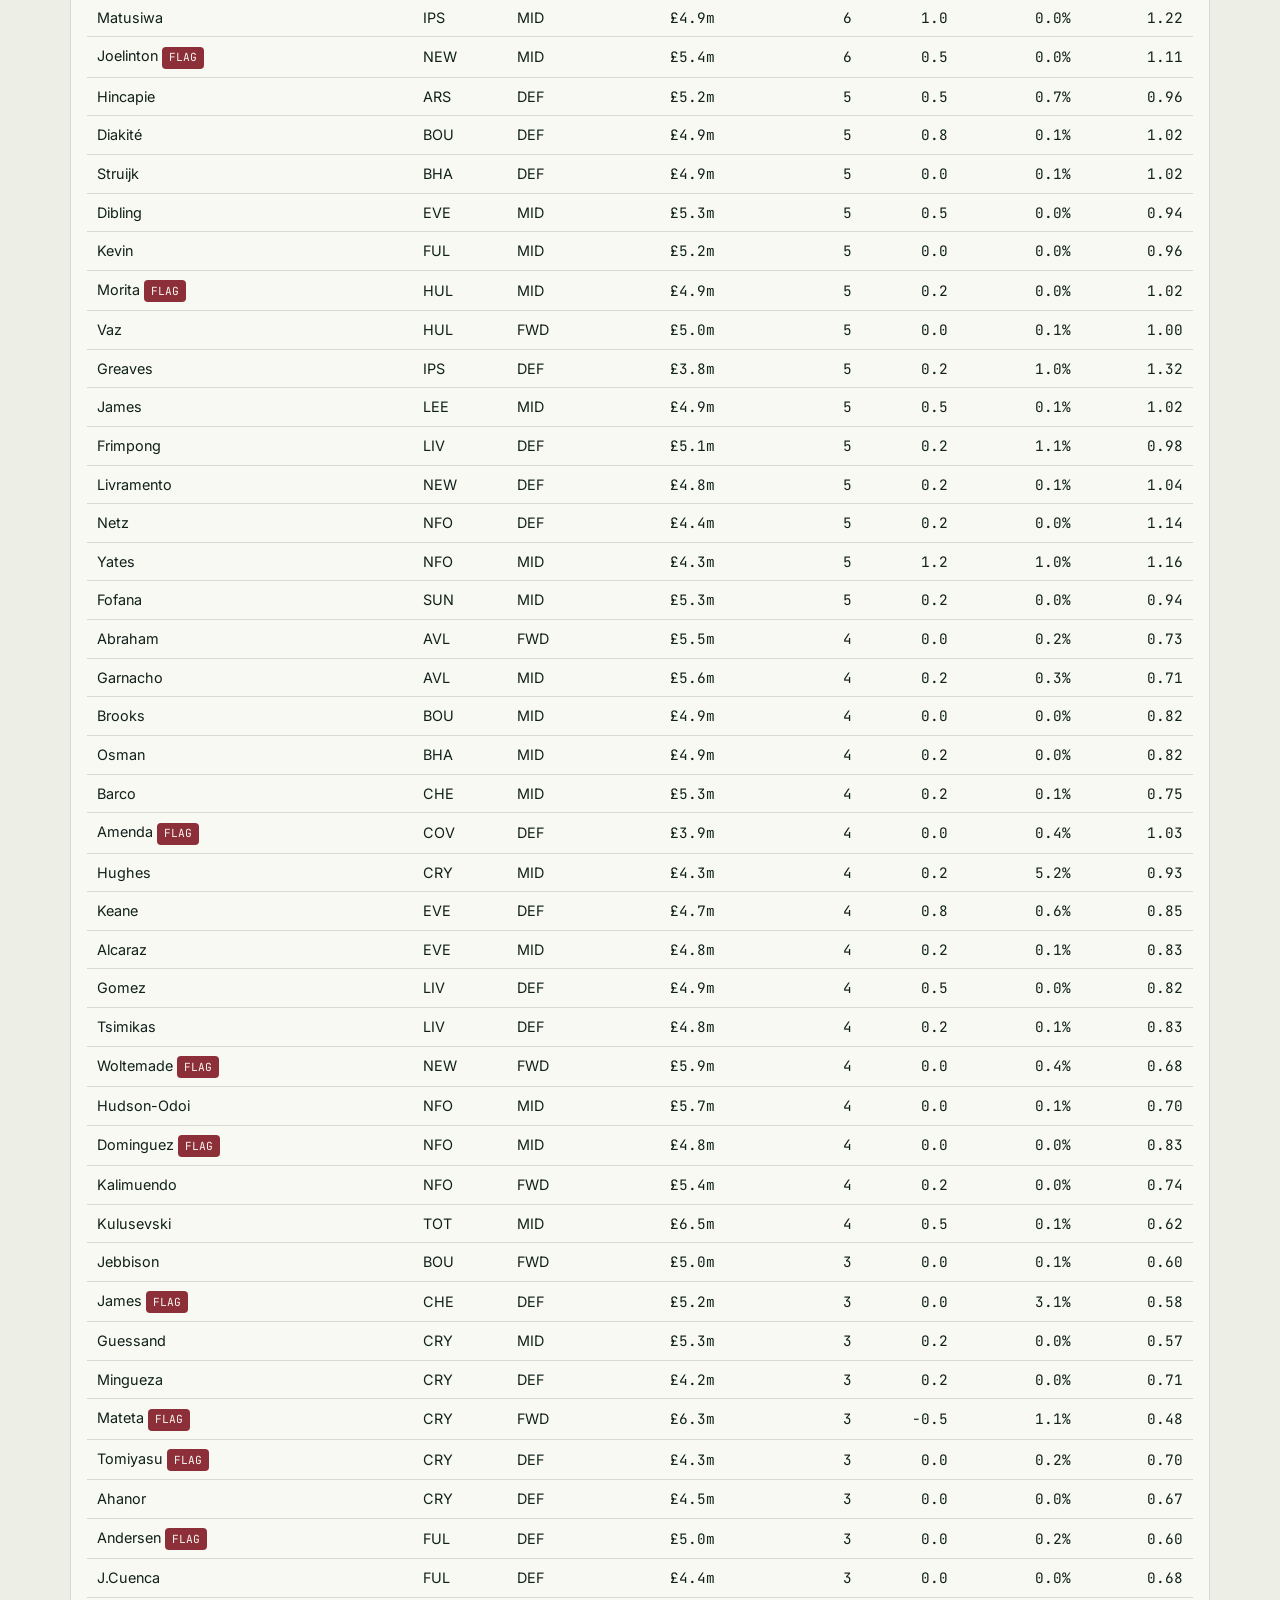
<file: docs/players.html>
<!doctype html>
<html lang="en">
<head>
<meta charset="utf-8">
<meta name="viewport" content="width=device-width, initial-scale=1">
<title>Hellas FPL &mdash; Players</title>
<meta name="description" content="Personal Fantasy Premier League insights for Hellas FPL. Unofficial, uses the public FPL API.">
<link rel="preconnect" href="https://fonts.googleapis.com">
<link rel="preconnect" href="https://fonts.gstatic.com" crossorigin>
<link href="https://fonts.googleapis.com/css2?family=Oswald:wght@500;600;700&family=Inter:wght@400;500;600&family=JetBrains+Mono:wght@400;500;700&display=swap" rel="stylesheet">
<link rel="stylesheet" href="assets/style.css">
</head>
<body>
<header class="site-header">
  <div class="container">
    <a class="wordmark" href="index.html">Hellas FPL<small>Personal FPL insights &mdash; unofficial</small></a>
    <button class="nav-toggle" aria-label="Toggle navigation" aria-expanded="false">MENU</button>
    <nav class="site-nav">
      <a href="index.html" >Home</a>
      <a href="players.html" aria-current="page">Players</a>
      <a href="fixtures.html" >Fixtures</a>
      <a href="my-team.html" >My Team</a>
      <a href="league.html" >League</a>
    </nav>
  </div>
</header>

<div class="matchday-strip">
  <div class="container">
    <span>GW13 &middot; deadline Wed 02 Dec, 05:30</span>
    <span class="countdown" data-deadline="2026-12-01T18:30:00+00:00">--</span>
  </div>
</div>

<main>
  <div class="container">
    
<h1 class="page-title">Players</h1>

<div class="panel">
  <div class="panel-body">
    <div class="filter-bar">
      <div class="filter-field">
        <label for="filter-position">Position</label>
        <select id="filter-position">
          <option value="">All</option>
          <option value="GKP">GKP</option>
          <option value="DEF">DEF</option>
          <option value="MID">MID</option>
          <option value="FWD">FWD</option>
        </select>
      </div>
      <div class="filter-field">
        <label for="filter-club">Club</label>
        <select id="filter-club"><option value="">All</option></select>
      </div>
      <div class="filter-field">
        <label for="filter-price-min">Min price</label>
        <input type="number" id="filter-price-min" step="0.1" min="0" placeholder="£0.0m">
      </div>
      <div class="filter-field">
        <label for="filter-price-max">Max price</label>
        <input type="number" id="filter-price-max" step="0.1" min="0" placeholder="£15.0m">
      </div>
      <div class="filter-field">
        <label for="filter-ownership-min">Min ownership %</label>
        <input type="number" id="filter-ownership-min" step="0.5" min="0" placeholder="0">
      </div>
      <div class="filter-field" style="justify-content:center;">
        <span id="players-count" class="small text-muted">674 players</span>
      </div>
    </div>

    <div class="table-wrap">
      <table id="players-table">
        <thead>
          <tr>
            <th data-sort="name">Name</th>
            <th data-sort="team">Club</th>
            <th data-sort="position">Pos</th>
            <th data-sort="cost_m" class="num">Price</th>
            <th data-sort="total_points" class="num sorted-desc">Points</th>
            <th data-sort="form" class="num">Form</th>
            <th data-sort="ownership_pct" class="num">Owned %</th>
            <th data-sort="points_per_million" class="num">Pts/£m</th>
          </tr>
        </thead>
        <tbody></tbody>
      </table>
    </div>
    <p class="panel-note">Rows marked FLAG have an availability doubt or injury &mdash; see My Team or the FPL site for detail.</p>
  </div>
</div>

<script type="application/json" id="players-data">[{"name": "Raya", "team": "ARS", "position": "GKP", "cost_m": 6.2, "total_points": 61, "form": 3.0, "ownership_pct": 42.7, "points_per_million": 9.84, "flagged": true}, {"name": "Arrizabalaga", "team": "ARS", "position": "GKP", "cost_m": 4.9, "total_points": 1, "form": 0.2, "ownership_pct": 0.1, "points_per_million": 0.2, "flagged": false}, {"name": "Meslier", "team": "ARS", "position": "GKP", "cost_m": 4.9, "total_points": 0, "form": 0.0, "ownership_pct": 0.0, "points_per_million": 0.0, "flagged": false}, {"name": "Gabriel", "team": "ARS", "position": "DEF", "cost_m": 8.1, "total_points": 67, "form": 3.8, "ownership_pct": 27.0, "points_per_million": 8.27, "flagged": false}, {"name": "J.Timber", "team": "ARS", "position": "DEF", "cost_m": 6.5, "total_points": 15, "form": 3.0, "ownership_pct": 1.2, "points_per_million": 2.31, "flagged": false}, {"name": "Saliba", "team": "ARS", "position": "DEF", "cost_m": 5.9, "total_points": 0, "form": 0.0, "ownership_pct": 0.5, "points_per_million": 0.0, "flagged": false}, {"name": "Lewis-Skelly", "team": "ARS", "position": "MID", "cost_m": 5.3, "total_points": 14, "form": 0.2, "ownership_pct": 0.4, "points_per_million": 2.64, "flagged": false}, {"name": "Calafiori", "team": "ARS", "position": "DEF", "cost_m": 5.9, "total_points": 58, "form": 3.2, "ownership_pct": 47.9, "points_per_million": 9.83, "flagged": false}, {"name": "Hincapie", "team": "ARS", "position": "DEF", "cost_m": 5.2, "total_points": 5, "form": 0.5, "ownership_pct": 0.7, "points_per_million": 0.96, "flagged": false}, {"name": "White", "team": "ARS", "position": "DEF", "cost_m": 5.3, "total_points": 42, "form": 0.0, "ownership_pct": 3.7, "points_per_million": 7.92, "flagged": false}, {"name": "Mosquera", "team": "ARS", "position": "DEF", "cost_m": 5.1, "total_points": 12, "form": 0.0, "ownership_pct": 1.1, "points_per_million": 2.35, "flagged": false}, {"name": "Saka", "team": "ARS", "position": "MID", "cost_m": 9.4, "total_points": 37, "form": 0.0, "ownership_pct": 5.0, "points_per_million": 3.94, "flagged": true}, {"name": "Rice", "team": "ARS", "position": "MID", "cost_m": 7.5, "total_points": 53, "form": 3.5, "ownership_pct": 13.5, "points_per_million": 7.07, "flagged": false}, {"name": "Eze", "team": "ARS", "position": "MID", "cost_m": 6.2, "total_points": 19, "form": 2.8, "ownership_pct": 1.0, "points_per_million": 3.06, "flagged": false}, {"name": "\u00d8degaard", "team": "ARS", "position": "MID", "cost_m": 6.7, "total_points": 55, "form": 4.8, "ownership_pct": 16.7, "points_per_million": 8.21, "flagged": false}, {"name": "Madueke", "team": "ARS", "position": "MID", "cost_m": 6.2, "total_points": 30, "form": 4.5, "ownership_pct": 0.8, "points_per_million": 4.84, "flagged": false}, {"name": "Merino", "team": "ARS", "position": "MID", "cost_m": 5.6, "total_points": 12, "form": 0.8, "ownership_pct": 0.4, "points_per_million": 2.14, "flagged": false}, {"name": "Martinelli", "team": "ARS", "position": "MID", "cost_m": 6.3, "total_points": 0, "form": 0.0, "ownership_pct": 0.1, "points_per_million": 0.0, "flagged": true}, {"name": "Zubimendi", "team": "ARS", "position": "MID", "cost_m": 5.2, "total_points": 7, "form": 0.2, "ownership_pct": 0.4, "points_per_million": 1.35, "flagged": true}, {"name": "Dowman", "team": "ARS", "position": "MID", "cost_m": 5.2, "total_points": 2, "form": 0.0, "ownership_pct": 0.1, "points_per_million": 0.38, "flagged": false}, {"name": "Nwaneri", "team": "ARS", "position": "MID", "cost_m": 5.4, "total_points": 0, "form": 0.0, "ownership_pct": 0.0, "points_per_million": 0.0, "flagged": true}, {"name": "F\u00e1bio Vieira", "team": "ARS", "position": "MID", "cost_m": 5.5, "total_points": 0, "form": 0.0, "ownership_pct": 0.0, "points_per_million": 0.0, "flagged": true}, {"name": "Nelson", "team": "ARS", "position": "MID", "cost_m": 5.5, "total_points": 0, "form": 0.0, "ownership_pct": 0.0, "points_per_million": 0.0, "flagged": true}, {"name": "Gy\u00f6keres", "team": "ARS", "position": "FWD", "cost_m": 7.0, "total_points": 11, "form": 0.5, "ownership_pct": 2.9, "points_per_million": 1.57, "flagged": false}, {"name": "Havertz", "team": "ARS", "position": "FWD", "cost_m": 7.4, "total_points": 40, "form": 4.0, "ownership_pct": 5.6, "points_per_million": 5.41, "flagged": false}, {"name": "G.Jesus", "team": "ARS", "position": "FWD", "cost_m": 5.9, "total_points": 0, "form": 0.0, "ownership_pct": 0.1, "points_per_million": 0.0, "flagged": true}, {"name": "Konsa", "team": "ARS", "position": "DEF", "cost_m": 4.9, "total_points": 58, "form": 4.8, "ownership_pct": 25.1, "points_per_million": 11.84, "flagged": false}, {"name": "Bruno G.", "team": "ARS", "position": "MID", "cost_m": 6.7, "total_points": 30, "form": 2.0, "ownership_pct": 2.0, "points_per_million": 4.48, "flagged": false}, {"name": "Tzolis", "team": "ARS", "position": "MID", "cost_m": 6.1, "total_points": 23, "form": 1.8, "ownership_pct": 3.7, "points_per_million": 3.77, "flagged": false}, {"name": "M.Bizot", "team": "AVL", "position": "GKP", "cost_m": 4.5, "total_points": 1, "form": 0.0, "ownership_pct": 0.1, "points_per_million": 0.22, "flagged": false}, {"name": "Digne", "team": "AVL", "position": "DEF", "cost_m": 4.5, "total_points": 0, "form": 0.0, "ownership_pct": 0.0, "points_per_million": 0.0, "flagged": true}, {"name": "Cash", "team": "AVL", "position": "DEF", "cost_m": 4.3, "total_points": 18, "form": 0.2, "ownership_pct": 3.1, "points_per_million": 4.19, "flagged": false}, {"name": "Mings", "team": "AVL", "position": "DEF", "cost_m": 4.5, "total_points": 18, "form": 0.0, "ownership_pct": 0.4, "points_per_million": 4.0, "flagged": false}, {"name": "Pau", "team": "AVL", "position": "DEF", "cost_m": 4.4, "total_points": 17, "form": 2.8, "ownership_pct": 0.4, "points_per_million": 3.86, "flagged": false}, {"name": "Bogarde", "team": "AVL", "position": "MID", "cost_m": 4.8, "total_points": 1, "form": 0.0, "ownership_pct": 0.1, "points_per_million": 0.21, "flagged": false}, {"name": "Maatsen", "team": "AVL", "position": "DEF", "cost_m": 4.4, "total_points": 18, "form": 1.8, "ownership_pct": 0.5, "points_per_million": 4.09, "flagged": false}, {"name": "Lindel\u00f6f", "team": "AVL", "position": "DEF", "cost_m": 4.5, "total_points": 26, "form": 1.0, "ownership_pct": 0.7, "points_per_million": 5.78, "flagged": false}, {"name": "A.Garc\u00eda", "team": "AVL", "position": "DEF", "cost_m": 4.0, "total_points": 0, "form": 0.0, "ownership_pct": 1.0, "points_per_million": 0.0, "flagged": true}, {"name": "Nedeljkovic", "team": "AVL", "position": "DEF", "cost_m": 4.0, "total_points": 0, "form": 0.0, "ownership_pct": 0.1, "points_per_million": 0.0, "flagged": true}, {"name": "Buend\u00eda", "team": "AVL", "position": "MID", "cost_m": 5.8, "total_points": 30, "form": 0.5, "ownership_pct": 1.0, "points_per_million": 5.17, "flagged": false}, {"name": "Bailey", "team": "AVL", "position": "MID", "cost_m": 5.4, "total_points": 0, "form": 0.0, "ownership_pct": 0.0, "points_per_million": 0.0, "flagged": true}, {"name": "McGinn", "team": "AVL", "position": "MID", "cost_m": 5.5, "total_points": 45, "form": 2.8, "ownership_pct": 4.9, "points_per_million": 8.18, "flagged": false}, {"name": "Barkley", "team": "AVL", "position": "MID", "cost_m": 4.9, "total_points": 16, "form": 0.8, "ownership_pct": 0.2, "points_per_million": 3.27, "flagged": false}, {"name": "Kamara", "team": "AVL", "position": "MID", "cost_m": 5.0, "total_points": 37, "form": 2.2, "ownership_pct": 0.4, "points_per_million": 7.4, "flagged": false}, {"name": "Onana", "team": "AVL", "position": "MID", "cost_m": 4.9, "total_points": 0, "form": 0.0, "ownership_pct": 0.0, "points_per_million": 0.0, "flagged": true}, {"name": "Iling Jr", "team": "AVL", "position": "MID", "cost_m": 5.0, "total_points": 0, "form": 0.0, "ownership_pct": 0.0, "points_per_million": 0.0, "flagged": true}, {"name": "Burrowes", "team": "AVL", "position": "MID", "cost_m": 4.3, "total_points": 0, "form": 0.0, "ownership_pct": 0.5, "points_per_million": 0.0, "flagged": false}, {"name": "George Hemmings", "team": "AVL", "position": "MID", "cost_m": 4.3, "total_points": 10, "form": 0.2, "ownership_pct": 0.7, "points_per_million": 2.33, "flagged": false}, {"name": "Alysson", "team": "AVL", "position": "MID", "cost_m": 4.9, "total_points": 31, "form": 5.2, "ownership_pct": 0.8, "points_per_million": 6.33, "flagged": false}, {"name": "Manzambi", "team": "AVL", "position": "MID", "cost_m": 6.2, "total_points": 41, "form": 2.5, "ownership_pct": 8.7, "points_per_million": 6.61, "flagged": false}, {"name": "Gomes", "team": "AVL", "position": "MID", "cost_m": 5.5, "total_points": 13, "form": 0.5, "ownership_pct": 0.1, "points_per_million": 2.36, "flagged": false}, {"name": "Watkins", "team": "AVL", "position": "FWD", "cost_m": 7.8, "total_points": 0, "form": 0.0, "ownership_pct": 2.2, "points_per_million": 0.0, "flagged": true}, {"name": "Abraham", "team": "AVL", "position": "FWD", "cost_m": 5.5, "total_points": 4, "form": 0.0, "ownership_pct": 0.2, "points_per_million": 0.73, "flagged": false}, {"name": "Garnacho", "team": "AVL", "position": "MID", "cost_m": 5.6, "total_points": 4, "form": 0.2, "ownership_pct": 0.3, "points_per_million": 0.71, "flagged": false}, {"name": "N.Jackson", "team": "AVL", "position": "FWD", "cost_m": 7.3, "total_points": 56, "form": 5.5, "ownership_pct": 37.4, "points_per_million": 7.67, "flagged": false}, {"name": "Madjo", "team": "AVL", "position": "FWD", "cost_m": 5.3, "total_points": 2, "form": 0.5, "ownership_pct": 0.1, "points_per_million": 0.38, "flagged": false}, {"name": "Ruggeri", "team": "AVL", "position": "DEF", "cost_m": 4.4, "total_points": 6, "form": 0.0, "ownership_pct": 0.1, "points_per_million": 1.36, "flagged": true}, {"name": "Suzuki", "team": "AVL", "position": "GKP", "cost_m": 5.1, "total_points": 37, "form": 1.8, "ownership_pct": 4.2, "points_per_million": 7.25, "flagged": false}, {"name": "Rowe", "team": "AVL", "position": "DEF", "cost_m": 4.0, "total_points": 0, "form": 0.0, "ownership_pct": 0.1, "points_per_million": 0.0, "flagged": false}, {"name": "Lynch", "team": "AVL", "position": "MID", "cost_m": 4.5, "total_points": 0, "form": 0.0, "ownership_pct": 0.1, "points_per_million": 0.0, "flagged": true}, {"name": "Wan-Bissaka", "team": "AVL", "position": "DEF", "cost_m": 4.5, "total_points": 21, "form": 2.0, "ownership_pct": 0.2, "points_per_million": 4.67, "flagged": false}, {"name": "Goretzka", "team": "AVL", "position": "MID", "cost_m": 5.9, "total_points": 13, "form": 2.8, "ownership_pct": 0.1, "points_per_million": 2.2, "flagged": false}, {"name": "Harwood-Bellis", "team": "AVL", "position": "DEF", "cost_m": 4.5, "total_points": 7, "form": 1.8, "ownership_pct": 0.0, "points_per_million": 1.56, "flagged": false}, {"name": "Mbaye", "team": "AVL", "position": "MID", "cost_m": 6.0, "total_points": 11, "form": 0.8, "ownership_pct": 0.1, "points_per_million": 1.83, "flagged": false}, {"name": "Wright", "team": "AVL", "position": "GKP", "cost_m": 4.0, "total_points": 0, "form": 0.0, "ownership_pct": 0.4, "points_per_million": 0.0, "flagged": false}, {"name": "Ciss\u00e9", "team": "AVL", "position": "DEF", "cost_m": 4.5, "total_points": 0, "form": 0.0, "ownership_pct": 0.0, "points_per_million": 0.0, "flagged": false}, {"name": "Petrovi\u0107", "team": "BOU", "position": "GKP", "cost_m": 4.5, "total_points": 36, "form": 3.5, "ownership_pct": 3.5, "points_per_million": 8.0, "flagged": false}, {"name": "Forster", "team": "BOU", "position": "GKP", "cost_m": 4.0, "total_points": 0, "form": 0.0, "ownership_pct": 3.1, "points_per_million": 0.0, "flagged": false}, {"name": "Dennis", "team": "BOU", "position": "GKP", "cost_m": 4.0, "total_points": 0, "form": 0.0, "ownership_pct": 0.1, "points_per_million": 0.0, "flagged": true}, {"name": "Hill", "team": "BOU", "position": "DEF", "cost_m": 5.7, "total_points": 56, "form": 6.0, "ownership_pct": 5.4, "points_per_million": 9.82, "flagged": false}, {"name": "Truffert", "team": "BOU", "position": "DEF", "cost_m": 5.4, "total_points": 39, "form": 3.5, "ownership_pct": 3.5, "points_per_million": 7.22, "flagged": false}, {"name": "Diakit\u00e9", "team": "BOU", "position": "DEF", "cost_m": 4.9, "total_points": 5, "form": 0.8, "ownership_pct": 0.1, "points_per_million": 1.02, "flagged": false}, {"name": "Milosavljevi\u0107", "team": "BOU", "position": "DEF", "cost_m": 4.9, "total_points": 0, "form": 0.0, "ownership_pct": 0.0, "points_per_million": 0.0, "flagged": false}, {"name": "Smith", "team": "BOU", "position": "DEF", "cost_m": 4.5, "total_points": 29, "form": 3.2, "ownership_pct": 0.2, "points_per_million": 6.44, "flagged": false}, {"name": "J.Araujo", "team": "BOU", "position": "DEF", "cost_m": 4.4, "total_points": 0, "form": 0.0, "ownership_pct": 0.0, "points_per_million": 0.0, "flagged": true}, {"name": "Soler", "team": "BOU", "position": "DEF", "cost_m": 4.0, "total_points": 1, "form": 0.0, "ownership_pct": 0.2, "points_per_million": 0.25, "flagged": false}, {"name": "Rayan", "team": "BOU", "position": "MID", "cost_m": 6.3, "total_points": 33, "form": 2.0, "ownership_pct": 2.4, "points_per_million": 5.24, "flagged": false}, {"name": "Tavernier", "team": "BOU", "position": "MID", "cost_m": 6.8, "total_points": 66, "form": 3.5, "ownership_pct": 34.6, "points_per_million": 9.71, "flagged": false}, {"name": "Scott", "team": "BOU", "position": "MID", "cost_m": 5.9, "total_points": 30, "form": 0.0, "ownership_pct": 2.1, "points_per_million": 5.08, "flagged": false}, {"name": "Kluivert", "team": "BOU", "position": "MID", "cost_m": 5.9, "total_points": 40, "form": 4.5, "ownership_pct": 1.3, "points_per_million": 6.78, "flagged": false}, {"name": "Cook", "team": "BOU", "position": "MID", "cost_m": 4.9, "total_points": 20, "form": 0.8, "ownership_pct": 0.1, "points_per_million": 4.08, "flagged": false}, {"name": "Gannon-Doak", "team": "BOU", "position": "MID", "cost_m": 4.8, "total_points": 8, "form": 0.2, "ownership_pct": 0.0, "points_per_million": 1.67, "flagged": true}, {"name": "Adams", "team": "BOU", "position": "MID", "cost_m": 5.0, "total_points": 29, "form": 2.2, "ownership_pct": 0.3, "points_per_million": 5.8, "flagged": false}, {"name": "Brooks", "team": "BOU", "position": "MID", "cost_m": 4.9, "total_points": 4, "form": 0.0, "ownership_pct": 0.0, "points_per_million": 0.82, "flagged": false}, {"name": "Christie", "team": "BOU", "position": "MID", "cost_m": 5.0, "total_points": 25, "form": 3.5, "ownership_pct": 0.1, "points_per_million": 5.0, "flagged": false}, {"name": "T\u00f3th.A", "team": "BOU", "position": "MID", "cost_m": 4.9, "total_points": 2, "form": 0.0, "ownership_pct": 0.0, "points_per_million": 0.41, "flagged": true}, {"name": "Adli", "team": "BOU", "position": "MID", "cost_m": 4.8, "total_points": 11, "form": 2.2, "ownership_pct": 0.0, "points_per_million": 2.29, "flagged": false}, {"name": "Kroupi.Jr", "team": "BOU", "position": "MID", "cost_m": 7.3, "total_points": 7, "form": 1.5, "ownership_pct": 0.7, "points_per_million": 0.96, "flagged": true}, {"name": "Evanilson", "team": "BOU", "position": "FWD", "cost_m": 6.6, "total_points": 67, "form": 6.0, "ownership_pct": 28.8, "points_per_million": 10.15, "flagged": false}, {"name": "Enes \u00dcnal", "team": "BOU", "position": "FWD", "cost_m": 5.5, "total_points": 0, "form": 0.0, "ownership_pct": 0.0, "points_per_million": 0.0, "flagged": true}, {"name": "Rodr\u00edguez", "team": "BOU", "position": "FWD", "cost_m": 6.0, "total_points": 6, "form": 0.5, "ownership_pct": 0.2, "points_per_million": 1.0, "flagged": false}, {"name": "Silva", "team": "BOU", "position": "DEF", "cost_m": 5.1, "total_points": 48, "form": 4.8, "ownership_pct": 4.4, "points_per_million": 9.41, "flagged": false}, {"name": "Sanchez", "team": "BOU", "position": "DEF", "cost_m": 4.4, "total_points": 1, "form": 0.0, "ownership_pct": 0.1, "points_per_million": 0.23, "flagged": true}, {"name": "Jebbison", "team": "BOU", "position": "FWD", "cost_m": 5.0, "total_points": 3, "form": 0.0, "ownership_pct": 0.1, "points_per_million": 0.6, "flagged": false}, {"name": "Di Gregorio", "team": "BOU", "position": "GKP", "cost_m": 4.5, "total_points": 0, "form": 0.0, "ownership_pct": 0.0, "points_per_million": 0.0, "flagged": false}, {"name": "Kelleher", "team": "BRE", "position": "GKP", "cost_m": 5.0, "total_points": 41, "form": 3.8, "ownership_pct": 5.9, "points_per_million": 8.2, "flagged": false}, {"name": "Valdimarsson", "team": "BRE", "position": "GKP", "cost_m": 4.4, "total_points": 0, "form": 0.0, "ownership_pct": 0.1, "points_per_million": 0.0, "flagged": false}, {"name": "Collins", "team": "BRE", "position": "DEF", "cost_m": 5.4, "total_points": 11, "form": 0.2, "ownership_pct": 0.7, "points_per_million": 2.04, "flagged": true}, {"name": "Van den Berg", "team": "BRE", "position": "DEF", "cost_m": 4.9, "total_points": 20, "form": 4.2, "ownership_pct": 0.1, "points_per_million": 4.08, "flagged": false}, {"name": "Lewis-Potter", "team": "BRE", "position": "MID", "cost_m": 5.5, "total_points": 55, "form": 5.0, "ownership_pct": 2.2, "points_per_million": 10.0, "flagged": false}, {"name": "Ajer", "team": "BRE", "position": "DEF", "cost_m": 4.5, "total_points": 48, "form": 4.0, "ownership_pct": 3.9, "points_per_million": 10.67, "flagged": false}, {"name": "Kayode", "team": "BRE", "position": "DEF", "cost_m": 4.5, "total_points": 40, "form": 3.0, "ownership_pct": 6.3, "points_per_million": 8.89, "flagged": false}, {"name": "Henry", "team": "BRE", "position": "DEF", "cost_m": 4.3, "total_points": 1, "form": 0.0, "ownership_pct": 0.1, "points_per_million": 0.23, "flagged": true}, {"name": "Hickey", "team": "BRE", "position": "DEF", "cost_m": 4.5, "total_points": 9, "form": 0.2, "ownership_pct": 0.1, "points_per_million": 2.0, "flagged": true}, {"name": "Ji-soo", "team": "BRE", "position": "DEF", "cost_m": 4.4, "total_points": 0, "form": 0.0, "ownership_pct": 0.0, "points_per_million": 0.0, "flagged": false}, {"name": "Schuster", "team": "BRE", "position": "DEF", "cost_m": 4.4, "total_points": 22, "form": 0.0, "ownership_pct": 0.3, "points_per_million": 5.0, "flagged": false}, {"name": "Schade", "team": "BRE", "position": "MID", "cost_m": 6.0, "total_points": 47, "form": 1.2, "ownership_pct": 10.5, "points_per_million": 7.83, "flagged": false}, {"name": "O.Dango", "team": "BRE", "position": "MID", "cost_m": 6.2, "total_points": 29, "form": 2.5, "ownership_pct": 0.4, "points_per_million": 4.68, "flagged": false}, {"name": "Damsgaard", "team": "BRE", "position": "MID", "cost_m": 5.2, "total_points": 22, "form": 1.0, "ownership_pct": 0.3, "points_per_million": 4.23, "flagged": false}, {"name": "Jensen", "team": "BRE", "position": "MID", "cost_m": 5.4, "total_points": 18, "form": 2.0, "ownership_pct": 0.1, "points_per_million": 3.33, "flagged": false}, {"name": "Janelt", "team": "BRE", "position": "MID", "cost_m": 5.0, "total_points": 47, "form": 4.2, "ownership_pct": 1.5, "points_per_million": 9.4, "flagged": false}, {"name": "Milambo", "team": "BRE", "position": "MID", "cost_m": 5.0, "total_points": 0, "form": 0.0, "ownership_pct": 0.0, "points_per_million": 0.0, "flagged": true}, {"name": "Carvalho", "team": "BRE", "position": "MID", "cost_m": 5.0, "total_points": 12, "form": 1.5, "ownership_pct": 0.0, "points_per_million": 2.4, "flagged": false}, {"name": "Yarmoliuk", "team": "BRE", "position": "MID", "cost_m": 4.7, "total_points": 19, "form": 1.0, "ownership_pct": 0.4, "points_per_million": 4.04, "flagged": false}, {"name": "Dasilva", "team": "BRE", "position": "MID", "cost_m": 4.8, "total_points": 0, "form": 0.0, "ownership_pct": 0.0, "points_per_million": 0.0, "flagged": false}, {"name": "Anthony", "team": "BRE", "position": "MID", "cost_m": 5.9, "total_points": 37, "form": 3.5, "ownership_pct": 0.2, "points_per_million": 6.27, "flagged": false}, {"name": "Thiago", "team": "BRE", "position": "FWD", "cost_m": 7.7, "total_points": 30, "form": 1.8, "ownership_pct": 6.2, "points_per_million": 3.9, "flagged": true}, {"name": "Furo", "team": "BRE", "position": "FWD", "cost_m": 4.4, "total_points": 0, "form": 0.0, "ownership_pct": 0.5, "points_per_million": 0.0, "flagged": true}, {"name": "Wilson", "team": "BRE", "position": "FWD", "cost_m": 5.3, "total_points": 8, "form": 1.0, "ownership_pct": 0.3, "points_per_million": 1.51, "flagged": false}, {"name": "M.Sangar\u00e9", "team": "BRE", "position": "MID", "cost_m": 5.3, "total_points": 33, "form": 1.2, "ownership_pct": 5.3, "points_per_million": 6.23, "flagged": false}, {"name": "Diouf", "team": "BRE", "position": "DEF", "cost_m": 4.4, "total_points": 7, "form": 0.5, "ownership_pct": 0.1, "points_per_million": 1.59, "flagged": false}, {"name": "Nunes", "team": "BRE", "position": "MID", "cost_m": 4.5, "total_points": 0, "form": 0.0, "ownership_pct": 0.0, "points_per_million": 0.0, "flagged": false}, {"name": "Fredrick", "team": "BRE", "position": "DEF", "cost_m": 4.0, "total_points": 0, "form": 0.0, "ownership_pct": 0.0, "points_per_million": 0.0, "flagged": false}, {"name": "Balcombe", "team": "BRE", "position": "GKP", "cost_m": 4.0, "total_points": 0, "form": 0.0, "ownership_pct": 0.1, "points_per_million": 0.0, "flagged": false}, {"name": "Verbruggen", "team": "BHA", "position": "GKP", "cost_m": 4.8, "total_points": 59, "form": 4.8, "ownership_pct": 25.7, "points_per_million": 12.29, "flagged": false}, {"name": "Steele", "team": "BHA", "position": "GKP", "cost_m": 3.9, "total_points": 0, "form": 0.0, "ownership_pct": 3.2, "points_per_million": 0.0, "flagged": false}, {"name": "F.Kad\u0131o\u011flu", "team": "BHA", "position": "DEF", "cost_m": 4.3, "total_points": 29, "form": 0.0, "ownership_pct": 1.2, "points_per_million": 6.74, "flagged": false}, {"name": "Boscagli", "team": "BHA", "position": "DEF", "cost_m": 4.5, "total_points": 51, "form": 4.5, "ownership_pct": 0.7, "points_per_million": 11.33, "flagged": true}, {"name": "De Cuyper", "team": "BHA", "position": "DEF", "cost_m": 5.6, "total_points": 76, "form": 4.0, "ownership_pct": 51.1, "points_per_million": 13.57, "flagged": false}, {"name": "Dunk", "team": "BHA", "position": "DEF", "cost_m": 4.5, "total_points": 42, "form": 3.0, "ownership_pct": 1.6, "points_per_million": 9.33, "flagged": false}, {"name": "Coppola", "team": "BHA", "position": "DEF", "cost_m": 4.5, "total_points": 0, "form": 0.0, "ownership_pct": 0.0, "points_per_million": 0.0, "flagged": false}, {"name": "Igor", "team": "BHA", "position": "DEF", "cost_m": 4.5, "total_points": 0, "form": 0.0, "ownership_pct": 0.0, "points_per_million": 0.0, "flagged": true}, {"name": "Costinha", "team": "BHA", "position": "DEF", "cost_m": 4.5, "total_points": 17, "form": 3.0, "ownership_pct": 0.0, "points_per_million": 3.78, "flagged": true}, {"name": "Svoboda", "team": "BHA", "position": "DEF", "cost_m": 5.0, "total_points": 2, "form": 0.0, "ownership_pct": 0.1, "points_per_million": 0.4, "flagged": false}, {"name": "Mitoma", "team": "BHA", "position": "MID", "cost_m": 5.9, "total_points": 0, "form": 0.0, "ownership_pct": 0.0, "points_per_million": 0.0, "flagged": true}, {"name": "Minteh", "team": "BHA", "position": "MID", "cost_m": 5.8, "total_points": 2, "form": 0.5, "ownership_pct": 0.0, "points_per_million": 0.34, "flagged": false}, {"name": "Hinshelwood", "team": "BHA", "position": "MID", "cost_m": 5.9, "total_points": 26, "form": 0.8, "ownership_pct": 0.6, "points_per_million": 4.41, "flagged": false}, {"name": "Gro\u00df", "team": "BHA", "position": "MID", "cost_m": 6.4, "total_points": 74, "form": 4.0, "ownership_pct": 50.0, "points_per_million": 11.56, "flagged": false}, {"name": "Georginio", "team": "BHA", "position": "FWD", "cost_m": 5.2, "total_points": 16, "form": 1.0, "ownership_pct": 0.4, "points_per_million": 3.08, "flagged": false}, {"name": "O'Riley", "team": "BHA", "position": "MID", "cost_m": 5.4, "total_points": 2, "form": 0.0, "ownership_pct": 0.1, "points_per_million": 0.37, "flagged": true}, {"name": "Gomez", "team": "BHA", "position": "MID", "cost_m": 5.1, "total_points": 54, "form": 3.8, "ownership_pct": 4.6, "points_per_million": 10.59, "flagged": false}, {"name": "Buonanotte", "team": "BHA", "position": "MID", "cost_m": 5.0, "total_points": 0, "form": 0.0, "ownership_pct": 0.0, "points_per_million": 0.0, "flagged": true}, {"name": "Ayari", "team": "BHA", "position": "MID", "cost_m": 5.5, "total_points": 49, "form": 4.0, "ownership_pct": 2.4, "points_per_million": 8.91, "flagged": false}, {"name": "Wieffer", "team": "BHA", "position": "DEF", "cost_m": 4.8, "total_points": 8, "form": 0.2, "ownership_pct": 0.1, "points_per_million": 1.67, "flagged": false}, {"name": "Howell", "team": "BHA", "position": "MID", "cost_m": 4.5, "total_points": 0, "form": 0.0, "ownership_pct": 0.0, "points_per_million": 0.0, "flagged": true}, {"name": "Watson", "team": "BHA", "position": "MID", "cost_m": 5.0, "total_points": 0, "form": 0.0, "ownership_pct": 0.0, "points_per_million": 0.0, "flagged": true}, {"name": "Oriola", "team": "BHA", "position": "MID", "cost_m": 4.3, "total_points": 0, "form": 0.0, "ownership_pct": 0.2, "points_per_million": 0.0, "flagged": false}, {"name": "Yohanna", "team": "BHA", "position": "MID", "cost_m": 4.7, "total_points": 1, "form": 0.0, "ownership_pct": 0.0, "points_per_million": 0.21, "flagged": true}, {"name": "Tzimas", "team": "BHA", "position": "FWD", "cost_m": 5.4, "total_points": 0, "form": 0.0, "ownership_pct": 0.0, "points_per_million": 0.0, "flagged": true}, {"name": "Kostoulas", "team": "BHA", "position": "FWD", "cost_m": 5.7, "total_points": 48, "form": 1.2, "ownership_pct": 7.9, "points_per_million": 8.42, "flagged": false}, {"name": "Ferguson", "team": "BHA", "position": "FWD", "cost_m": 4.9, "total_points": 0, "form": 0.0, "ownership_pct": 0.0, "points_per_million": 0.0, "flagged": true}, {"name": "Struijk", "team": "BHA", "position": "DEF", "cost_m": 4.9, "total_points": 5, "form": 0.0, "ownership_pct": 0.1, "points_per_million": 1.02, "flagged": false}, {"name": "Vuskovic", "team": "BHA", "position": "DEF", "cost_m": 5.4, "total_points": 70, "form": 4.5, "ownership_pct": 12.2, "points_per_million": 12.96, "flagged": false}, {"name": "David", "team": "BHA", "position": "FWD", "cost_m": 5.9, "total_points": 1, "form": 0.0, "ownership_pct": 0.2, "points_per_million": 0.17, "flagged": false}, {"name": "Osman", "team": "BHA", "position": "MID", "cost_m": 4.9, "total_points": 4, "form": 0.2, "ownership_pct": 0.0, "points_per_million": 0.82, "flagged": false}, {"name": "Yalcouy\u00e9", "team": "BHA", "position": "MID", "cost_m": 4.4, "total_points": 25, "form": 0.5, "ownership_pct": 2.1, "points_per_million": 5.68, "flagged": true}, {"name": "Hadjam", "team": "BHA", "position": "DEF", "cost_m": 4.5, "total_points": 9, "form": 0.2, "ownership_pct": 0.0, "points_per_million": 2.0, "flagged": true}, {"name": "Cozier-Duberry", "team": "BHA", "position": "MID", "cost_m": 5.0, "total_points": 0, "form": 0.0, "ownership_pct": 0.0, "points_per_million": 0.0, "flagged": true}, {"name": "Andr\u00e9s", "team": "BHA", "position": "MID", "cost_m": 5.5, "total_points": 21, "form": 0.8, "ownership_pct": 0.1, "points_per_million": 3.82, "flagged": false}, {"name": "Azeez", "team": "BHA", "position": "MID", "cost_m": 5.5, "total_points": 0, "form": 0.0, "ownership_pct": 0.0, "points_per_million": 0.0, "flagged": false}, {"name": "Ibrahim", "team": "BHA", "position": "MID", "cost_m": 4.5, "total_points": 0, "form": 0.0, "ownership_pct": 0.0, "points_per_million": 0.0, "flagged": false}, {"name": "Martinez", "team": "CHE", "position": "GKP", "cost_m": 4.9, "total_points": 23, "form": 0.8, "ownership_pct": 3.1, "points_per_million": 4.69, "flagged": false}, {"name": "Rogers", "team": "CHE", "position": "MID", "cost_m": 8.3, "total_points": 59, "form": 4.5, "ownership_pct": 54.5, "points_per_million": 7.11, "flagged": false}, {"name": "Henderson", "team": "CHE", "position": "MID", "cost_m": 4.9, "total_points": 30, "form": 1.2, "ownership_pct": 1.2, "points_per_million": 6.12, "flagged": false}, {"name": "Welbeck", "team": "CHE", "position": "FWD", "cost_m": 5.8, "total_points": 11, "form": 1.0, "ownership_pct": 0.7, "points_per_million": 1.9, "flagged": false}, {"name": "S\u00e1nchez", "team": "CHE", "position": "GKP", "cost_m": 4.9, "total_points": 2, "form": 0.0, "ownership_pct": 0.5, "points_per_million": 0.41, "flagged": true}, {"name": "J\u00f6rgensen", "team": "CHE", "position": "GKP", "cost_m": 5.0, "total_points": 0, "form": 0.0, "ownership_pct": 0.0, "points_per_million": 0.0, "flagged": true}, {"name": "James", "team": "CHE", "position": "DEF", "cost_m": 5.2, "total_points": 3, "form": 0.0, "ownership_pct": 3.1, "points_per_million": 0.58, "flagged": true}, {"name": "Chalobah", "team": "CHE", "position": "DEF", "cost_m": 5.5, "total_points": 0, "form": 0.0, "ownership_pct": 0.1, "points_per_million": 0.0, "flagged": true}, {"name": "Gusto", "team": "CHE", "position": "DEF", "cost_m": 4.8, "total_points": 8, "form": 0.8, "ownership_pct": 0.7, "points_per_million": 1.67, "flagged": false}, {"name": "Fofana", "team": "CHE", "position": "DEF", "cost_m": 5.0, "total_points": 21, "form": 3.2, "ownership_pct": 0.3, "points_per_million": 4.2, "flagged": false}, {"name": "B.Badiashile", "team": "CHE", "position": "DEF", "cost_m": 4.5, "total_points": 0, "form": 0.0, "ownership_pct": 0.0, "points_per_million": 0.0, "flagged": true}, {"name": "Hato", "team": "CHE", "position": "DEF", "cost_m": 4.4, "total_points": 25, "form": 0.0, "ownership_pct": 0.5, "points_per_million": 5.68, "flagged": true}, {"name": "Colwill", "team": "CHE", "position": "DEF", "cost_m": 4.8, "total_points": 21, "form": 1.8, "ownership_pct": 0.9, "points_per_million": 4.38, "flagged": false}, {"name": "M.Sarr", "team": "CHE", "position": "DEF", "cost_m": 4.5, "total_points": 0, "form": 0.0, "ownership_pct": 0.0, "points_per_million": 0.0, "flagged": true}, {"name": "Acheampong", "team": "CHE", "position": "DEF", "cost_m": 4.5, "total_points": 26, "form": 2.8, "ownership_pct": 0.5, "points_per_million": 5.78, "flagged": false}, {"name": "Palestra", "team": "CHE", "position": "DEF", "cost_m": 5.3, "total_points": 11, "form": 2.2, "ownership_pct": 0.5, "points_per_million": 2.08, "flagged": false}, {"name": "Palmer", "team": "CHE", "position": "MID", "cost_m": 9.7, "total_points": 51, "form": 3.5, "ownership_pct": 25.3, "points_per_million": 5.26, "flagged": false}, {"name": "Neto", "team": "CHE", "position": "MID", "cost_m": 6.6, "total_points": 51, "form": 3.5, "ownership_pct": 4.2, "points_per_million": 7.73, "flagged": false}, {"name": "Est\u00eav\u00e3o", "team": "CHE", "position": "MID", "cost_m": 6.3, "total_points": 12, "form": 1.5, "ownership_pct": 0.7, "points_per_million": 1.9, "flagged": false}, {"name": "Gittens", "team": "CHE", "position": "MID", "cost_m": 5.8, "total_points": 0, "form": 0.0, "ownership_pct": 0.0, "points_per_million": 0.0, "flagged": true}, {"name": "Caicedo", "team": "CHE", "position": "MID", "cost_m": 5.3, "total_points": 19, "form": 2.8, "ownership_pct": 1.0, "points_per_million": 3.58, "flagged": false}, {"name": "Lavia", "team": "CHE", "position": "MID", "cost_m": 5.0, "total_points": 28, "form": 3.8, "ownership_pct": 0.2, "points_per_million": 5.6, "flagged": false}, {"name": "D.Essugo", "team": "CHE", "position": "MID", "cost_m": 4.5, "total_points": 0, "form": 0.0, "ownership_pct": 0.1, "points_per_million": 0.0, "flagged": true}, {"name": "Quenda", "team": "CHE", "position": "MID", "cost_m": 5.2, "total_points": 10, "form": 1.0, "ownership_pct": 0.0, "points_per_million": 1.92, "flagged": false}, {"name": "Jo\u00e3o Pedro", "team": "CHE", "position": "FWD", "cost_m": 7.5, "total_points": 47, "form": 0.0, "ownership_pct": 26.1, "points_per_million": 6.27, "flagged": true}, {"name": "Marc Guiu", "team": "CHE", "position": "FWD", "cost_m": 5.0, "total_points": 0, "form": 0.0, "ownership_pct": 0.1, "points_per_million": 0.0, "flagged": true}, {"name": "Mheuka", "team": "CHE", "position": "FWD", "cost_m": 4.5, "total_points": 0, "form": 0.0, "ownership_pct": 0.4, "points_per_million": 0.0, "flagged": false}, {"name": "Emegha", "team": "CHE", "position": "FWD", "cost_m": 4.9, "total_points": 21, "form": 5.2, "ownership_pct": 0.2, "points_per_million": 4.29, "flagged": false}, {"name": "Lacroix", "team": "CHE", "position": "DEF", "cost_m": 5.8, "total_points": 24, "form": 0.0, "ownership_pct": 4.0, "points_per_million": 4.14, "flagged": true}, {"name": "Penders", "team": "CHE", "position": "GKP", "cost_m": 4.4, "total_points": 9, "form": 2.0, "ownership_pct": 0.3, "points_per_million": 2.05, "flagged": false}, {"name": "Anselmino", "team": "CHE", "position": "DEF", "cost_m": 4.5, "total_points": 0, "form": 0.0, "ownership_pct": 0.0, "points_per_million": 0.0, "flagged": false}, {"name": "Barco", "team": "CHE", "position": "MID", "cost_m": 5.3, "total_points": 4, "form": 0.2, "ownership_pct": 0.1, "points_per_million": 0.75, "flagged": false}, {"name": "Chavarria", "team": "CHE", "position": "DEF", "cost_m": 4.9, "total_points": 15, "form": 1.2, "ownership_pct": 0.2, "points_per_million": 3.06, "flagged": false}, {"name": "Nicoll-Jazuli", "team": "CHE", "position": "MID", "cost_m": 4.5, "total_points": 1, "form": 0.0, "ownership_pct": 0.0, "points_per_million": 0.22, "flagged": false}, {"name": "Sharman-Lowe", "team": "CHE", "position": "GKP", "cost_m": 4.0, "total_points": 0, "form": 0.0, "ownership_pct": 0.1, "points_per_million": 0.0, "flagged": false}, {"name": "Subuloye", "team": "CHE", "position": "DEF", "cost_m": 4.0, "total_points": 0, "form": 0.0, "ownership_pct": 0.0, "points_per_million": 0.0, "flagged": false}, {"name": "Pinnock", "team": "COV", "position": "DEF", "cost_m": 4.5, "total_points": 31, "form": 2.5, "ownership_pct": 0.1, "points_per_million": 6.89, "flagged": false}, {"name": "Onyeka", "team": "COV", "position": "MID", "cost_m": 4.8, "total_points": 13, "form": 0.2, "ownership_pct": 0.1, "points_per_million": 2.71, "flagged": false}, {"name": "Rushworth", "team": "COV", "position": "GKP", "cost_m": 4.5, "total_points": 28, "form": 1.5, "ownership_pct": 0.8, "points_per_million": 6.22, "flagged": false}, {"name": "Dovin", "team": "COV", "position": "GKP", "cost_m": 4.0, "total_points": 0, "form": 0.0, "ownership_pct": 0.7, "points_per_million": 0.0, "flagged": true}, {"name": "Wilson", "team": "COV", "position": "GKP", "cost_m": 4.4, "total_points": 0, "form": 0.0, "ownership_pct": 0.3, "points_per_million": 0.0, "flagged": false}, {"name": "Thomas", "team": "COV", "position": "DEF", "cost_m": 4.0, "total_points": 35, "form": 0.8, "ownership_pct": 6.7, "points_per_million": 8.75, "flagged": false}, {"name": "Kitching", "team": "COV", "position": "DEF", "cost_m": 4.0, "total_points": 0, "form": 0.0, "ownership_pct": 0.2, "points_per_million": 0.0, "flagged": true}, {"name": "van Ewijk", "team": "COV", "position": "DEF", "cost_m": 3.9, "total_points": 21, "form": 1.5, "ownership_pct": 6.6, "points_per_million": 5.38, "flagged": false}, {"name": "Dasilva", "team": "COV", "position": "DEF", "cost_m": 4.0, "total_points": 30, "form": 0.8, "ownership_pct": 1.3, "points_per_million": 7.5, "flagged": false}, {"name": "Kesler-Hayden", "team": "COV", "position": "DEF", "cost_m": 3.9, "total_points": 1, "form": 0.0, "ownership_pct": 0.1, "points_per_million": 0.26, "flagged": false}, {"name": "Bidwell", "team": "COV", "position": "DEF", "cost_m": 4.0, "total_points": 0, "form": 0.0, "ownership_pct": 0.1, "points_per_million": 0.0, "flagged": false}, {"name": "Latibeaudiere", "team": "COV", "position": "DEF", "cost_m": 3.9, "total_points": 1, "form": 0.0, "ownership_pct": 0.0, "points_per_million": 0.26, "flagged": false}, {"name": "Woolfenden", "team": "COV", "position": "DEF", "cost_m": 3.9, "total_points": 0, "form": 0.0, "ownership_pct": 0.1, "points_per_million": 0.0, "flagged": true}, {"name": "Brau", "team": "COV", "position": "DEF", "cost_m": 4.0, "total_points": 0, "form": 0.0, "ownership_pct": 0.0, "points_per_million": 0.0, "flagged": true}, {"name": "Amenda", "team": "COV", "position": "DEF", "cost_m": 3.9, "total_points": 4, "form": 0.0, "ownership_pct": 0.4, "points_per_million": 1.03, "flagged": true}, {"name": "Rudoni", "team": "COV", "position": "MID", "cost_m": 5.0, "total_points": 49, "form": 5.2, "ownership_pct": 2.1, "points_per_million": 9.8, "flagged": false}, {"name": "Grimes", "team": "COV", "position": "MID", "cost_m": 4.7, "total_points": 20, "form": 0.8, "ownership_pct": 0.1, "points_per_million": 4.26, "flagged": false}, {"name": "Sakamoto", "team": "COV", "position": "MID", "cost_m": 4.8, "total_points": 21, "form": 3.8, "ownership_pct": 0.1, "points_per_million": 4.38, "flagged": false}, {"name": "Mason-Clark", "team": "COV", "position": "MID", "cost_m": 5.3, "total_points": 10, "form": 0.0, "ownership_pct": 0.1, "points_per_million": 1.89, "flagged": false}, {"name": "Eccles", "team": "COV", "position": "MID", "cost_m": 4.8, "total_points": 0, "form": 0.0, "ownership_pct": 0.0, "points_per_million": 0.0, "flagged": true}, {"name": "Torp", "team": "COV", "position": "MID", "cost_m": 5.3, "total_points": 14, "form": 2.5, "ownership_pct": 0.1, "points_per_million": 2.64, "flagged": false}, {"name": "Shepherd", "team": "COV", "position": "MID", "cost_m": 4.3, "total_points": 0, "form": 0.0, "ownership_pct": 0.2, "points_per_million": 0.0, "flagged": false}, {"name": "Tchaouna", "team": "COV", "position": "MID", "cost_m": 5.2, "total_points": 6, "form": 0.2, "ownership_pct": 0.1, "points_per_million": 1.15, "flagged": false}, {"name": "Borges Rodrigues", "team": "COV", "position": "MID", "cost_m": 4.5, "total_points": 0, "form": 0.0, "ownership_pct": 0.0, "points_per_million": 0.0, "flagged": true}, {"name": "Andrews", "team": "COV", "position": "MID", "cost_m": 4.5, "total_points": 0, "form": 0.0, "ownership_pct": 0.2, "points_per_million": 0.0, "flagged": true}, {"name": "Wright", "team": "COV", "position": "FWD", "cost_m": 5.3, "total_points": 0, "form": 0.0, "ownership_pct": 0.1, "points_per_million": 0.0, "flagged": true}, {"name": "Thomas-Asante", "team": "COV", "position": "FWD", "cost_m": 5.0, "total_points": 27, "form": 1.5, "ownership_pct": 0.8, "points_per_million": 5.4, "flagged": false}, {"name": "Simms", "team": "COV", "position": "FWD", "cost_m": 4.8, "total_points": 10, "form": 0.0, "ownership_pct": 0.5, "points_per_million": 2.08, "flagged": false}, {"name": "Markelo", "team": "COV", "position": "FWD", "cost_m": 5.0, "total_points": 0, "form": 0.0, "ownership_pct": 0.0, "points_per_million": 0.0, "flagged": true}, {"name": "Bassette", "team": "COV", "position": "FWD", "cost_m": 4.5, "total_points": 0, "form": 0.0, "ownership_pct": 0.0, "points_per_million": 0.0, "flagged": true}, {"name": "Awoniyi", "team": "COV", "position": "FWD", "cost_m": 5.4, "total_points": 21, "form": 4.0, "ownership_pct": 0.3, "points_per_million": 3.89, "flagged": true}, {"name": "Yirenkyi", "team": "COV", "position": "MID", "cost_m": 4.7, "total_points": 19, "form": 0.8, "ownership_pct": 0.1, "points_per_million": 4.04, "flagged": true}, {"name": "Hamer", "team": "COV", "position": "MID", "cost_m": 5.2, "total_points": 7, "form": 0.5, "ownership_pct": 0.1, "points_per_million": 1.35, "flagged": false}, {"name": "Cherif", "team": "COV", "position": "FWD", "cost_m": 5.0, "total_points": 19, "form": 0.8, "ownership_pct": 0.4, "points_per_million": 3.8, "flagged": false}, {"name": "Bentley", "team": "COV", "position": "GKP", "cost_m": 3.9, "total_points": 0, "form": 0.0, "ownership_pct": 0.8, "points_per_million": 0.0, "flagged": false}, {"name": "Gboho", "team": "COV", "position": "MID", "cost_m": 5.5, "total_points": 12, "form": 3.0, "ownership_pct": 0.0, "points_per_million": 2.18, "flagged": false}, {"name": "Mfuni", "team": "COV", "position": "DEF", "cost_m": 4.0, "total_points": 22, "form": 2.0, "ownership_pct": 0.2, "points_per_million": 5.5, "flagged": false}, {"name": "Guessand", "team": "CRY", "position": "MID", "cost_m": 5.3, "total_points": 3, "form": 0.2, "ownership_pct": 0.0, "points_per_million": 0.57, "flagged": false}, {"name": "Disasi", "team": "CRY", "position": "DEF", "cost_m": 4.4, "total_points": 11, "form": 1.8, "ownership_pct": 0.1, "points_per_million": 2.5, "flagged": false}, {"name": "Henderson", "team": "CRY", "position": "GKP", "cost_m": 4.9, "total_points": 12, "form": 1.8, "ownership_pct": 1.0, "points_per_million": 2.45, "flagged": false}, {"name": "Benitez", "team": "CRY", "position": "GKP", "cost_m": 4.5, "total_points": 13, "form": 0.0, "ownership_pct": 0.1, "points_per_million": 2.89, "flagged": false}, {"name": "Richards", "team": "CRY", "position": "DEF", "cost_m": 4.9, "total_points": 30, "form": 1.8, "ownership_pct": 0.5, "points_per_million": 6.12, "flagged": false}, {"name": "Canvot", "team": "CRY", "position": "DEF", "cost_m": 4.7, "total_points": 16, "form": 1.0, "ownership_pct": 0.2, "points_per_million": 3.4, "flagged": false}, {"name": "Mitchell", "team": "CRY", "position": "DEF", "cost_m": 4.4, "total_points": 34, "form": 1.2, "ownership_pct": 4.3, "points_per_million": 7.73, "flagged": false}, {"name": "Sosa", "team": "CRY", "position": "DEF", "cost_m": 4.5, "total_points": 0, "form": 0.0, "ownership_pct": 0.0, "points_per_million": 0.0, "flagged": true}, {"name": "Chadi Riad", "team": "CRY", "position": "DEF", "cost_m": 4.3, "total_points": 1, "form": 0.0, "ownership_pct": 0.0, "points_per_million": 0.23, "flagged": true}, {"name": "Mingueza", "team": "CRY", "position": "DEF", "cost_m": 4.2, "total_points": 3, "form": 0.2, "ownership_pct": 0.0, "points_per_million": 0.71, "flagged": false}, {"name": "Sarr", "team": "CRY", "position": "MID", "cost_m": 6.2, "total_points": 2, "form": 0.0, "ownership_pct": 0.5, "points_per_million": 0.32, "flagged": true}, {"name": "Wharton", "team": "CRY", "position": "MID", "cost_m": 5.3, "total_points": 30, "form": 1.8, "ownership_pct": 0.6, "points_per_million": 5.66, "flagged": false}, {"name": "Yeremy", "team": "CRY", "position": "MID", "cost_m": 5.5, "total_points": 40, "form": 3.5, "ownership_pct": 0.3, "points_per_million": 7.27, "flagged": true}, {"name": "Hughes", "team": "CRY", "position": "MID", "cost_m": 4.3, "total_points": 4, "form": 0.2, "ownership_pct": 5.2, "points_per_million": 0.93, "flagged": false}, {"name": "Lerma", "team": "CRY", "position": "MID", "cost_m": 4.8, "total_points": 15, "form": 1.2, "ownership_pct": 0.1, "points_per_million": 3.12, "flagged": false}, {"name": "Kamada", "team": "CRY", "position": "MID", "cost_m": 5.0, "total_points": 38, "form": 1.5, "ownership_pct": 0.6, "points_per_million": 7.6, "flagged": false}, {"name": "Devenny", "team": "CRY", "position": "MID", "cost_m": 5.0, "total_points": 0, "form": 0.0, "ownership_pct": 0.0, "points_per_million": 0.0, "flagged": true}, {"name": "Esse", "team": "CRY", "position": "MID", "cost_m": 5.0, "total_points": 0, "form": 0.0, "ownership_pct": 0.0, "points_per_million": 0.0, "flagged": true}, {"name": "M.Fran\u00e7a", "team": "CRY", "position": "MID", "cost_m": 4.9, "total_points": 0, "form": 0.0, "ownership_pct": 0.0, "points_per_million": 0.0, "flagged": true}, {"name": "Doucour\u00e9", "team": "CRY", "position": "MID", "cost_m": 4.7, "total_points": 0, "form": 0.0, "ownership_pct": 0.0, "points_per_million": 0.0, "flagged": false}, {"name": "J.Rak-Sakyi", "team": "CRY", "position": "MID", "cost_m": 4.9, "total_points": 0, "form": 0.0, "ownership_pct": 0.0, "points_per_million": 0.0, "flagged": true}, {"name": "Cardines", "team": "CRY", "position": "DEF", "cost_m": 4.5, "total_points": 0, "form": 0.0, "ownership_pct": 0.0, "points_per_million": 0.0, "flagged": true}, {"name": "Drakes-Thomas", "team": "CRY", "position": "MID", "cost_m": 4.3, "total_points": 0, "form": 0.0, "ownership_pct": 0.1, "points_per_million": 0.0, "flagged": false}, {"name": "Strand Larsen", "team": "CRY", "position": "FWD", "cost_m": 5.9, "total_points": 33, "form": 3.0, "ownership_pct": 0.5, "points_per_million": 5.59, "flagged": false}, {"name": "Mateta", "team": "CRY", "position": "FWD", "cost_m": 6.3, "total_points": 3, "form": -0.5, "ownership_pct": 1.1, "points_per_million": 0.48, "flagged": true}, {"name": "Nketiah", "team": "CRY", "position": "FWD", "cost_m": 5.3, "total_points": 18, "form": 1.8, "ownership_pct": 0.4, "points_per_million": 3.4, "flagged": false}, {"name": "Uche", "team": "CRY", "position": "FWD", "cost_m": 5.0, "total_points": 0, "form": 0.0, "ownership_pct": 0.0, "points_per_million": 0.0, "flagged": true}, {"name": "McNeil", "team": "CRY", "position": "MID", "cost_m": 5.2, "total_points": 10, "form": 0.8, "ownership_pct": 0.1, "points_per_million": 1.92, "flagged": false}, {"name": "Matthews", "team": "CRY", "position": "GKP", "cost_m": 4.0, "total_points": 0, "form": 0.0, "ownership_pct": 1.5, "points_per_million": 0.0, "flagged": false}, {"name": "Tomiyasu", "team": "CRY", "position": "DEF", "cost_m": 4.3, "total_points": 3, "form": 0.0, "ownership_pct": 0.2, "points_per_million": 0.7, "flagged": true}, {"name": "Khalaili", "team": "CRY", "position": "DEF", "cost_m": 5.0, "total_points": 24, "form": 0.8, "ownership_pct": 0.2, "points_per_million": 4.8, "flagged": false}, {"name": "Gozo", "team": "CRY", "position": "MID", "cost_m": 4.8, "total_points": 2, "form": 0.0, "ownership_pct": 0.0, "points_per_million": 0.42, "flagged": false}, {"name": "Ahanor", "team": "CRY", "position": "DEF", "cost_m": 4.5, "total_points": 3, "form": 0.0, "ownership_pct": 0.0, "points_per_million": 0.67, "flagged": false}, {"name": "Chilwell", "team": "CRY", "position": "DEF", "cost_m": 4.3, "total_points": 8, "form": 0.0, "ownership_pct": 0.3, "points_per_million": 1.86, "flagged": false}, {"name": "Timber", "team": "CRY", "position": "MID", "cost_m": 5.0, "total_points": 20, "form": 0.8, "ownership_pct": 0.0, "points_per_million": 4.0, "flagged": false}, {"name": "Osorio", "team": "CRY", "position": "MID", "cost_m": 5.4, "total_points": 8, "form": 1.5, "ownership_pct": 0.0, "points_per_million": 1.48, "flagged": false}, {"name": "N\u00f8rgaard", "team": "EVE", "position": "MID", "cost_m": 4.8, "total_points": 1, "form": 0.2, "ownership_pct": 0.0, "points_per_million": 0.21, "flagged": false}, {"name": "Johnson", "team": "EVE", "position": "MID", "cost_m": 5.8, "total_points": 16, "form": 0.5, "ownership_pct": 0.1, "points_per_million": 2.76, "flagged": false}, {"name": "Pickford", "team": "EVE", "position": "GKP", "cost_m": 5.5, "total_points": 40, "form": 2.8, "ownership_pct": 8.3, "points_per_million": 7.27, "flagged": false}, {"name": "Travers", "team": "EVE", "position": "GKP", "cost_m": 5.0, "total_points": 0, "form": 0.0, "ownership_pct": 0.0, "points_per_million": 0.0, "flagged": false}, {"name": "King", "team": "EVE", "position": "GKP", "cost_m": 4.5, "total_points": 0, "form": 0.0, "ownership_pct": 0.0, "points_per_million": 0.0, "flagged": false}, {"name": "Tarkowski", "team": "EVE", "position": "DEF", "cost_m": 6.2, "total_points": 52, "form": 1.0, "ownership_pct": 15.1, "points_per_million": 8.39, "flagged": true}, {"name": "Branthwaite", "team": "EVE", "position": "DEF", "cost_m": 5.5, "total_points": 45, "form": 3.5, "ownership_pct": 2.1, "points_per_million": 8.18, "flagged": false}, {"name": "Keane", "team": "EVE", "position": "DEF", "cost_m": 4.7, "total_points": 4, "form": 0.8, "ownership_pct": 0.6, "points_per_million": 0.85, "flagged": false}, {"name": "O'Brien", "team": "EVE", "position": "DEF", "cost_m": 4.8, "total_points": 15, "form": 2.2, "ownership_pct": 0.3, "points_per_million": 3.12, "flagged": false}, {"name": "Mykolenko", "team": "EVE", "position": "DEF", "cost_m": 4.6, "total_points": 43, "form": 3.8, "ownership_pct": 2.4, "points_per_million": 9.35, "flagged": false}, {"name": "Patterson", "team": "EVE", "position": "DEF", "cost_m": 4.5, "total_points": 0, "form": 0.0, "ownership_pct": 0.0, "points_per_million": 0.0, "flagged": true}, {"name": "Aznou", "team": "EVE", "position": "DEF", "cost_m": 4.0, "total_points": 0, "form": 0.0, "ownership_pct": 0.1, "points_per_million": 0.0, "flagged": true}, {"name": "Dewsbury-Hall", "team": "EVE", "position": "MID", "cost_m": 6.7, "total_points": 52, "form": 3.8, "ownership_pct": 6.7, "points_per_million": 7.76, "flagged": false}, {"name": "Grealish", "team": "EVE", "position": "MID", "cost_m": 6.5, "total_points": 11, "form": 0.2, "ownership_pct": 0.3, "points_per_million": 1.69, "flagged": false}, {"name": "Garner", "team": "EVE", "position": "MID", "cost_m": 6.0, "total_points": 29, "form": 2.2, "ownership_pct": 0.2, "points_per_million": 4.83, "flagged": false}, {"name": "George", "team": "EVE", "position": "MID", "cost_m": 5.5, "total_points": 31, "form": 2.0, "ownership_pct": 0.4, "points_per_million": 5.64, "flagged": false}, {"name": "Alcaraz", "team": "EVE", "position": "MID", "cost_m": 4.8, "total_points": 4, "form": 0.2, "ownership_pct": 0.1, "points_per_million": 0.83, "flagged": false}, {"name": "Armstrong", "team": "EVE", "position": "MID", "cost_m": 5.0, "total_points": 30, "form": 1.8, "ownership_pct": 0.3, "points_per_million": 6.0, "flagged": false}, {"name": "Dibling", "team": "EVE", "position": "MID", "cost_m": 5.3, "total_points": 5, "form": 0.5, "ownership_pct": 0.0, "points_per_million": 0.94, "flagged": false}, {"name": "R\u00f6hl", "team": "EVE", "position": "MID", "cost_m": 4.9, "total_points": 17, "form": 1.8, "ownership_pct": 0.0, "points_per_million": 3.47, "flagged": false}, {"name": "Hackney", "team": "EVE", "position": "MID", "cost_m": 5.3, "total_points": 15, "form": 0.8, "ownership_pct": 0.1, "points_per_million": 2.83, "flagged": false}, {"name": "Beto", "team": "EVE", "position": "FWD", "cost_m": 5.4, "total_points": 2, "form": 0.0, "ownership_pct": 0.4, "points_per_million": 0.37, "flagged": true}, {"name": "Barry", "team": "EVE", "position": "FWD", "cost_m": 5.7, "total_points": 57, "form": 6.8, "ownership_pct": 10.8, "points_per_million": 10.0, "flagged": false}, {"name": "Maitland-Niles", "team": "EVE", "position": "DEF", "cost_m": 4.5, "total_points": 26, "form": 0.0, "ownership_pct": 1.1, "points_per_million": 5.78, "flagged": false}, {"name": "Graham", "team": "EVE", "position": "MID", "cost_m": 4.4, "total_points": 0, "form": 0.0, "ownership_pct": 0.1, "points_per_million": 0.0, "flagged": false}, {"name": "Leno", "team": "FUL", "position": "GKP", "cost_m": 4.5, "total_points": 41, "form": 1.8, "ownership_pct": 4.2, "points_per_million": 9.11, "flagged": false}, {"name": "Lecomte", "team": "FUL", "position": "GKP", "cost_m": 4.0, "total_points": 0, "form": 0.0, "ownership_pct": 1.0, "points_per_million": 0.0, "flagged": true}, {"name": "McNally", "team": "FUL", "position": "GKP", "cost_m": 4.0, "total_points": 0, "form": 0.0, "ownership_pct": 0.1, "points_per_million": 0.0, "flagged": true}, {"name": "Andersen", "team": "FUL", "position": "DEF", "cost_m": 5.0, "total_points": 3, "form": 0.0, "ownership_pct": 0.2, "points_per_million": 0.6, "flagged": true}, {"name": "Robinson", "team": "FUL", "position": "DEF", "cost_m": 4.4, "total_points": 33, "form": 1.8, "ownership_pct": 1.2, "points_per_million": 7.5, "flagged": false}, {"name": "J.Cuenca", "team": "FUL", "position": "DEF", "cost_m": 4.4, "total_points": 3, "form": 0.0, "ownership_pct": 0.0, "points_per_million": 0.68, "flagged": false}, {"name": "Tete", "team": "FUL", "position": "DEF", "cost_m": 4.4, "total_points": 8, "form": 1.5, "ownership_pct": 0.2, "points_per_million": 1.82, "flagged": false}, {"name": "Bassey", "team": "FUL", "position": "DEF", "cost_m": 4.5, "total_points": 37, "form": 1.0, "ownership_pct": 1.2, "points_per_million": 8.22, "flagged": false}, {"name": "Castagne", "team": "FUL", "position": "DEF", "cost_m": 4.5, "total_points": 44, "form": 2.2, "ownership_pct": 1.1, "points_per_million": 9.78, "flagged": false}, {"name": "Iwobi", "team": "FUL", "position": "MID", "cost_m": 5.4, "total_points": 41, "form": 2.2, "ownership_pct": 1.3, "points_per_million": 7.59, "flagged": false}, {"name": "Smith Rowe", "team": "FUL", "position": "MID", "cost_m": 5.2, "total_points": 3, "form": 0.0, "ownership_pct": 0.2, "points_per_million": 0.58, "flagged": true}, {"name": "Kevin", "team": "FUL", "position": "MID", "cost_m": 5.2, "total_points": 5, "form": 0.0, "ownership_pct": 0.0, "points_per_million": 0.96, "flagged": false}, {"name": "Bobb", "team": "FUL", "position": "MID", "cost_m": 5.5, "total_points": 41, "form": 2.8, "ownership_pct": 0.5, "points_per_million": 7.45, "flagged": false}, {"name": "Berge", "team": "FUL", "position": "MID", "cost_m": 4.8, "total_points": 29, "form": 2.5, "ownership_pct": 0.3, "points_per_million": 6.04, "flagged": false}, {"name": "Cairney", "team": "FUL", "position": "MID", "cost_m": 4.9, "total_points": 3, "form": 0.2, "ownership_pct": 0.0, "points_per_million": 0.61, "flagged": false}, {"name": "King", "team": "FUL", "position": "MID", "cost_m": 5.3, "total_points": 41, "form": 1.8, "ownership_pct": 2.5, "points_per_million": 7.74, "flagged": false}, {"name": "Sessegnon", "team": "FUL", "position": "DEF", "cost_m": 4.3, "total_points": 11, "form": 0.8, "ownership_pct": 0.2, "points_per_million": 2.56, "flagged": false}, {"name": "Reed", "team": "FUL", "position": "MID", "cost_m": 4.3, "total_points": 0, "form": 0.0, "ownership_pct": 1.0, "points_per_million": 0.0, "flagged": false}, {"name": "Muniz", "team": "FUL", "position": "FWD", "cost_m": 5.3, "total_points": 21, "form": 4.0, "ownership_pct": 0.4, "points_per_million": 3.96, "flagged": false}, {"name": "Kusi-Asare", "team": "FUL", "position": "FWD", "cost_m": 4.3, "total_points": 0, "form": 0.0, "ownership_pct": 3.9, "points_per_million": 0.0, "flagged": false}, {"name": "Gonzalo", "team": "FUL", "position": "FWD", "cost_m": 5.7, "total_points": 25, "form": 1.2, "ownership_pct": 2.7, "points_per_million": 4.39, "flagged": false}, {"name": "Palacios", "team": "FUL", "position": "MID", "cost_m": 5.2, "total_points": 20, "form": 1.5, "ownership_pct": 0.1, "points_per_million": 3.85, "flagged": false}, {"name": "Charles", "team": "FUL", "position": "MID", "cost_m": 5.0, "total_points": 28, "form": 1.8, "ownership_pct": 0.1, "points_per_million": 5.6, "flagged": false}, {"name": "De Fougerolles", "team": "FUL", "position": "DEF", "cost_m": 4.0, "total_points": 0, "form": 0.0, "ownership_pct": 0.1, "points_per_million": 0.0, "flagged": true}, {"name": "Zepa", "team": "FUL", "position": "MID", "cost_m": 4.4, "total_points": 0, "form": 0.0, "ownership_pct": 0.4, "points_per_million": 0.0, "flagged": false}, {"name": "Larsson", "team": "FUL", "position": "MID", "cost_m": 5.0, "total_points": 9, "form": 0.5, "ownership_pct": 0.0, "points_per_million": 1.8, "flagged": false}, {"name": "\u00c1ngel", "team": "FUL", "position": "MID", "cost_m": 5.0, "total_points": 0, "form": 0.0, "ownership_pct": 0.0, "points_per_million": 0.0, "flagged": false}, {"name": "Affengruber", "team": "FUL", "position": "DEF", "cost_m": 4.5, "total_points": 36, "form": 2.2, "ownership_pct": 0.5, "points_per_million": 8.0, "flagged": false}, {"name": "Kaiser", "team": "FUL", "position": "GKP", "cost_m": 4.0, "total_points": 0, "form": 0.0, "ownership_pct": 0.0, "points_per_million": 0.0, "flagged": false}, {"name": "Iroegbunam", "team": "HUL", "position": "MID", "cost_m": 5.0, "total_points": 24, "form": 2.8, "ownership_pct": 0.1, "points_per_million": 4.8, "flagged": true}, {"name": "Phillips", "team": "HUL", "position": "GKP", "cost_m": 3.9, "total_points": 0, "form": 0.0, "ownership_pct": 1.2, "points_per_million": 0.0, "flagged": false}, {"name": "Butland", "team": "HUL", "position": "GKP", "cost_m": 4.4, "total_points": 0, "form": 0.0, "ownership_pct": 0.1, "points_per_million": 0.0, "flagged": false}, {"name": "Cartwright", "team": "HUL", "position": "GKP", "cost_m": 4.0, "total_points": 0, "form": 0.0, "ownership_pct": 0.0, "points_per_million": 0.0, "flagged": true}, {"name": "Lo-Tutala", "team": "HUL", "position": "GKP", "cost_m": 4.0, "total_points": 0, "form": 0.0, "ownership_pct": 0.0, "points_per_million": 0.0, "flagged": true}, {"name": "Egan", "team": "HUL", "position": "DEF", "cost_m": 4.0, "total_points": 38, "form": 0.8, "ownership_pct": 6.0, "points_per_million": 9.5, "flagged": false}, {"name": "Hughes", "team": "HUL", "position": "DEF", "cost_m": 3.9, "total_points": 0, "form": 0.0, "ownership_pct": 0.1, "points_per_million": 0.0, "flagged": true}, {"name": "Ajayi", "team": "HUL", "position": "DEF", "cost_m": 4.2, "total_points": 48, "form": 3.5, "ownership_pct": 11.8, "points_per_million": 11.43, "flagged": false}, {"name": "Coyle", "team": "HUL", "position": "DEF", "cost_m": 4.0, "total_points": 31, "form": 3.0, "ownership_pct": 0.6, "points_per_million": 7.75, "flagged": false}, {"name": "Drameh", "team": "HUL", "position": "DEF", "cost_m": 4.0, "total_points": 2, "form": 0.0, "ownership_pct": 0.0, "points_per_million": 0.5, "flagged": true}, {"name": "Giles", "team": "HUL", "position": "DEF", "cost_m": 4.0, "total_points": 32, "form": 0.8, "ownership_pct": 2.3, "points_per_million": 8.0, "flagged": false}, {"name": "Jacob", "team": "HUL", "position": "DEF", "cost_m": 4.0, "total_points": 0, "form": 0.0, "ownership_pct": 0.0, "points_per_million": 0.0, "flagged": true}, {"name": "McCarthy", "team": "HUL", "position": "DEF", "cost_m": 4.0, "total_points": 0, "form": 0.0, "ownership_pct": 0.1, "points_per_million": 0.0, "flagged": false}, {"name": "McNair", "team": "HUL", "position": "DEF", "cost_m": 3.9, "total_points": 1, "form": 0.0, "ownership_pct": 0.1, "points_per_million": 0.26, "flagged": false}, {"name": "Belloumi", "team": "HUL", "position": "MID", "cost_m": 5.2, "total_points": 55, "form": 3.0, "ownership_pct": 9.1, "points_per_million": 10.58, "flagged": false}, {"name": "Millar", "team": "HUL", "position": "MID", "cost_m": 5.0, "total_points": 6, "form": 0.0, "ownership_pct": 0.0, "points_per_million": 1.2, "flagged": true}, {"name": "Dowell", "team": "HUL", "position": "MID", "cost_m": 4.3, "total_points": 0, "form": 0.0, "ownership_pct": 0.2, "points_per_million": 0.0, "flagged": false}, {"name": "Crooks", "team": "HUL", "position": "MID", "cost_m": 4.4, "total_points": 9, "form": 0.8, "ownership_pct": 0.5, "points_per_million": 2.05, "flagged": false}, {"name": "Slater", "team": "HUL", "position": "MID", "cost_m": 4.5, "total_points": 27, "form": 1.8, "ownership_pct": 4.0, "points_per_million": 6.0, "flagged": false}, {"name": "Matazo", "team": "HUL", "position": "MID", "cost_m": 4.5, "total_points": 0, "form": 0.0, "ownership_pct": 0.0, "points_per_million": 0.0, "flagged": true}, {"name": "\u00d6m\u00fcr", "team": "HUL", "position": "MID", "cost_m": 4.8, "total_points": 0, "form": 0.0, "ownership_pct": 0.0, "points_per_million": 0.0, "flagged": false}, {"name": "Kamara", "team": "HUL", "position": "MID", "cost_m": 5.0, "total_points": 0, "form": 0.0, "ownership_pct": 0.0, "points_per_million": 0.0, "flagged": true}, {"name": "Zambrano", "team": "HUL", "position": "MID", "cost_m": 4.4, "total_points": 0, "form": 0.0, "ownership_pct": 0.1, "points_per_million": 0.0, "flagged": false}, {"name": "McBurnie", "team": "HUL", "position": "FWD", "cost_m": 5.5, "total_points": 51, "form": 6.8, "ownership_pct": 2.3, "points_per_million": 9.27, "flagged": false}, {"name": "Akintola", "team": "HUL", "position": "MID", "cost_m": 5.0, "total_points": 0, "form": 0.0, "ownership_pct": 0.0, "points_per_million": 0.0, "flagged": true}, {"name": "Gyabi", "team": "HUL", "position": "MID", "cost_m": 4.4, "total_points": 0, "form": 0.0, "ownership_pct": 0.0, "points_per_million": 0.0, "flagged": true}, {"name": "Destan", "team": "HUL", "position": "FWD", "cost_m": 4.5, "total_points": 0, "form": 0.0, "ownership_pct": 0.1, "points_per_million": 0.0, "flagged": true}, {"name": "Burstow", "team": "HUL", "position": "FWD", "cost_m": 4.5, "total_points": 0, "form": 0.0, "ownership_pct": 0.0, "points_per_million": 0.0, "flagged": true}, {"name": "Gelhardt", "team": "HUL", "position": "MID", "cost_m": 5.0, "total_points": 13, "form": 0.5, "ownership_pct": 0.0, "points_per_million": 2.6, "flagged": true}, {"name": "Targett", "team": "HUL", "position": "DEF", "cost_m": 3.9, "total_points": 1, "form": 0.0, "ownership_pct": 1.0, "points_per_million": 0.26, "flagged": true}, {"name": "Morita", "team": "HUL", "position": "MID", "cost_m": 4.9, "total_points": 5, "form": 0.2, "ownership_pct": 0.0, "points_per_million": 1.02, "flagged": true}, {"name": "Tzolakis", "team": "HUL", "position": "GKP", "cost_m": 4.7, "total_points": 59, "form": 4.2, "ownership_pct": 14.2, "points_per_million": 12.55, "flagged": false}, {"name": "Hjert\u00f8-Dahl", "team": "HUL", "position": "MID", "cost_m": 4.7, "total_points": 2, "form": 0.2, "ownership_pct": 0.0, "points_per_million": 0.43, "flagged": false}, {"name": "Stroud", "team": "HUL", "position": "MID", "cost_m": 4.9, "total_points": 21, "form": 1.5, "ownership_pct": 0.1, "points_per_million": 4.29, "flagged": false}, {"name": "Herrington", "team": "HUL", "position": "DEF", "cost_m": 3.9, "total_points": 10, "form": 0.2, "ownership_pct": 0.5, "points_per_million": 2.56, "flagged": false}, {"name": "Mendy", "team": "HUL", "position": "DEF", "cost_m": 4.1, "total_points": 39, "form": 2.8, "ownership_pct": 4.4, "points_per_million": 9.51, "flagged": false}, {"name": "Gourna-Douath", "team": "HUL", "position": "MID", "cost_m": 4.9, "total_points": 8, "form": 1.0, "ownership_pct": 0.0, "points_per_million": 1.63, "flagged": false}, {"name": "Cho", "team": "HUL", "position": "MID", "cost_m": 5.0, "total_points": 13, "form": 0.8, "ownership_pct": 0.0, "points_per_million": 2.6, "flagged": false}, {"name": "Ansah", "team": "HUL", "position": "FWD", "cost_m": 4.9, "total_points": 0, "form": 0.0, "ownership_pct": 0.0, "points_per_million": 0.0, "flagged": true}, {"name": "Vaz", "team": "HUL", "position": "FWD", "cost_m": 5.0, "total_points": 5, "form": 0.0, "ownership_pct": 0.1, "points_per_million": 1.0, "flagged": false}, {"name": "Norton-Cuffy", "team": "HUL", "position": "DEF", "cost_m": 3.9, "total_points": 6, "form": 0.5, "ownership_pct": 0.4, "points_per_million": 1.54, "flagged": false}, {"name": "Thomas", "team": "HUL", "position": "MID", "cost_m": 5.5, "total_points": 14, "form": 0.2, "ownership_pct": 0.0, "points_per_million": 2.55, "flagged": false}, {"name": "Mouzakitis", "team": "HUL", "position": "MID", "cost_m": 5.0, "total_points": 1, "form": 0.2, "ownership_pct": 0.0, "points_per_million": 0.2, "flagged": false}, {"name": "Diop", "team": "IPS", "position": "DEF", "cost_m": 3.9, "total_points": 21, "form": 0.8, "ownership_pct": 9.2, "points_per_million": 5.38, "flagged": false}, {"name": "Luki\u0107", "team": "IPS", "position": "MID", "cost_m": 4.9, "total_points": 19, "form": 1.0, "ownership_pct": 0.1, "points_per_million": 3.88, "flagged": false}, {"name": "Walton", "team": "IPS", "position": "GKP", "cost_m": 4.4, "total_points": 15, "form": 1.5, "ownership_pct": 0.5, "points_per_million": 3.41, "flagged": false}, {"name": "Palmer", "team": "IPS", "position": "GKP", "cost_m": 3.9, "total_points": 0, "form": 0.0, "ownership_pct": 3.1, "points_per_million": 0.0, "flagged": false}, {"name": "Button", "team": "IPS", "position": "GKP", "cost_m": 4.0, "total_points": 0, "form": 0.0, "ownership_pct": 0.5, "points_per_million": 0.0, "flagged": false}, {"name": "Kipr\u00e9", "team": "IPS", "position": "DEF", "cost_m": 3.9, "total_points": 0, "form": 0.0, "ownership_pct": 0.7, "points_per_million": 0.0, "flagged": false}, {"name": "O'Shea", "team": "IPS", "position": "DEF", "cost_m": 4.0, "total_points": 31, "form": 1.2, "ownership_pct": 2.6, "points_per_million": 7.75, "flagged": false}, {"name": "Davis", "team": "IPS", "position": "DEF", "cost_m": 4.0, "total_points": 29, "form": 0.2, "ownership_pct": 5.8, "points_per_million": 7.25, "flagged": false}, {"name": "Greaves", "team": "IPS", "position": "DEF", "cost_m": 3.8, "total_points": 5, "form": 0.2, "ownership_pct": 1.0, "points_per_million": 1.32, "flagged": false}, {"name": "Johnson", "team": "IPS", "position": "DEF", "cost_m": 4.0, "total_points": 0, "form": 0.0, "ownership_pct": 0.0, "points_per_million": 0.0, "flagged": true}, {"name": "Furlong", "team": "IPS", "position": "DEF", "cost_m": 3.9, "total_points": 2, "form": 0.2, "ownership_pct": 0.5, "points_per_million": 0.51, "flagged": false}, {"name": "N\u00fa\u00f1ez", "team": "IPS", "position": "MID", "cost_m": 4.7, "total_points": 6, "form": 0.0, "ownership_pct": 0.1, "points_per_million": 1.28, "flagged": false}, {"name": "Matusiwa", "team": "IPS", "position": "MID", "cost_m": 4.9, "total_points": 6, "form": 1.0, "ownership_pct": 0.0, "points_per_million": 1.22, "flagged": false}, {"name": "Burns", "team": "IPS", "position": "MID", "cost_m": 5.0, "total_points": 0, "form": 0.0, "ownership_pct": 0.0, "points_per_million": 0.0, "flagged": true}, {"name": "Taylor", "team": "IPS", "position": "MID", "cost_m": 4.4, "total_points": 0, "form": 0.0, "ownership_pct": 0.0, "points_per_million": 0.0, "flagged": false}, {"name": "Clarke", "team": "IPS", "position": "MID", "cost_m": 5.2, "total_points": 27, "form": 2.5, "ownership_pct": 0.1, "points_per_million": 5.19, "flagged": false}, {"name": "Ogbene", "team": "IPS", "position": "MID", "cost_m": 4.9, "total_points": 0, "form": 0.0, "ownership_pct": 0.0, "points_per_million": 0.0, "flagged": true}, {"name": "Fatawu", "team": "IPS", "position": "MID", "cost_m": 5.4, "total_points": 18, "form": 1.0, "ownership_pct": 0.1, "points_per_million": 3.33, "flagged": false}, {"name": "Emersonn", "team": "IPS", "position": "FWD", "cost_m": 5.4, "total_points": 35, "form": 1.0, "ownership_pct": 2.6, "points_per_million": 6.48, "flagged": false}, {"name": "Hirst", "team": "IPS", "position": "FWD", "cost_m": 5.0, "total_points": 0, "form": 0.0, "ownership_pct": 0.1, "points_per_million": 0.0, "flagged": true}, {"name": "Philogene", "team": "IPS", "position": "MID", "cost_m": 5.4, "total_points": 9, "form": 0.8, "ownership_pct": 0.1, "points_per_million": 1.67, "flagged": false}, {"name": "Szmodics", "team": "IPS", "position": "MID", "cost_m": 5.0, "total_points": 0, "form": 0.0, "ownership_pct": 0.0, "points_per_million": 0.0, "flagged": true}, {"name": "Akpom", "team": "IPS", "position": "FWD", "cost_m": 5.0, "total_points": 12, "form": 0.5, "ownership_pct": 0.7, "points_per_million": 2.4, "flagged": false}, {"name": "Walle Egeli", "team": "IPS", "position": "FWD", "cost_m": 4.4, "total_points": 2, "form": 0.0, "ownership_pct": 2.3, "points_per_million": 0.45, "flagged": false}, {"name": "Al-Hamadi", "team": "IPS", "position": "FWD", "cost_m": 5.0, "total_points": 0, "form": 0.0, "ownership_pct": 0.0, "points_per_million": 0.0, "flagged": true}, {"name": "McAteer", "team": "IPS", "position": "MID", "cost_m": 4.3, "total_points": 3, "form": 0.0, "ownership_pct": 0.8, "points_per_million": 0.7, "flagged": false}, {"name": "Mehmeti", "team": "IPS", "position": "MID", "cost_m": 4.7, "total_points": 0, "form": 0.0, "ownership_pct": 0.0, "points_per_million": 0.0, "flagged": false}, {"name": "Van Oevelen", "team": "IPS", "position": "GKP", "cost_m": 4.5, "total_points": 0, "form": 0.0, "ownership_pct": 0.0, "points_per_million": 0.0, "flagged": true}, {"name": "Maeda", "team": "IPS", "position": "MID", "cost_m": 5.2, "total_points": 22, "form": 1.0, "ownership_pct": 0.2, "points_per_million": 4.23, "flagged": false}, {"name": "Scherpen", "team": "IPS", "position": "GKP", "cost_m": 4.4, "total_points": 7, "form": 0.0, "ownership_pct": 0.4, "points_per_million": 1.59, "flagged": false}, {"name": "Florentino", "team": "IPS", "position": "MID", "cost_m": 4.8, "total_points": 21, "form": 2.8, "ownership_pct": 0.1, "points_per_million": 4.38, "flagged": false}, {"name": "Enciso", "team": "IPS", "position": "MID", "cost_m": 5.5, "total_points": 40, "form": 2.8, "ownership_pct": 1.1, "points_per_million": 7.27, "flagged": false}, {"name": "Ouattara", "team": "IPS", "position": "DEF", "cost_m": 4.0, "total_points": 29, "form": 2.0, "ownership_pct": 1.1, "points_per_million": 7.25, "flagged": false}, {"name": "Humphreys", "team": "IPS", "position": "MID", "cost_m": 4.5, "total_points": 0, "form": 0.0, "ownership_pct": 0.0, "points_per_million": 0.0, "flagged": true}, {"name": "Palacios", "team": "IPS", "position": "MID", "cost_m": 5.0, "total_points": 30, "form": 2.5, "ownership_pct": 0.1, "points_per_million": 6.0, "flagged": false}, {"name": "Flemming", "team": "IPS", "position": "FWD", "cost_m": 5.5, "total_points": 16, "form": 0.8, "ownership_pct": 0.1, "points_per_million": 2.91, "flagged": false}, {"name": "Wilson", "team": "LEE", "position": "MID", "cost_m": 6.1, "total_points": 16, "form": 1.8, "ownership_pct": 1.1, "points_per_million": 2.62, "flagged": false}, {"name": "Perri", "team": "LEE", "position": "GKP", "cost_m": 4.5, "total_points": 0, "form": 0.0, "ownership_pct": 0.2, "points_per_million": 0.0, "flagged": true}, {"name": "Bijol", "team": "LEE", "position": "DEF", "cost_m": 5.0, "total_points": 21, "form": 0.0, "ownership_pct": 0.5, "points_per_million": 4.2, "flagged": false}, {"name": "Rodon", "team": "LEE", "position": "DEF", "cost_m": 4.2, "total_points": 9, "form": 0.5, "ownership_pct": 0.4, "points_per_million": 2.14, "flagged": false}, {"name": "Bogle", "team": "LEE", "position": "DEF", "cost_m": 4.9, "total_points": 62, "form": 3.0, "ownership_pct": 12.8, "points_per_million": 12.65, "flagged": false}, {"name": "Gudmundsson", "team": "LEE", "position": "DEF", "cost_m": 4.5, "total_points": 29, "form": 1.0, "ownership_pct": 0.1, "points_per_million": 6.44, "flagged": false}, {"name": "Justin", "team": "LEE", "position": "DEF", "cost_m": 4.6, "total_points": 55, "form": 3.8, "ownership_pct": 3.0, "points_per_million": 11.96, "flagged": false}, {"name": "Bornauw", "team": "LEE", "position": "DEF", "cost_m": 4.5, "total_points": 0, "form": 0.0, "ownership_pct": 0.0, "points_per_million": 0.0, "flagged": true}, {"name": "Muharemovi\u0107", "team": "LEE", "position": "DEF", "cost_m": 5.2, "total_points": 58, "form": 3.8, "ownership_pct": 9.2, "points_per_million": 11.15, "flagged": false}, {"name": "Stach", "team": "LEE", "position": "MID", "cost_m": 6.0, "total_points": 34, "form": 0.5, "ownership_pct": 1.5, "points_per_million": 5.67, "flagged": false}, {"name": "Okafor", "team": "LEE", "position": "MID", "cost_m": 5.8, "total_points": 43, "form": 5.0, "ownership_pct": 2.5, "points_per_million": 7.41, "flagged": false}, {"name": "Aaronson", "team": "LEE", "position": "MID", "cost_m": 5.2, "total_points": 19, "form": 2.0, "ownership_pct": 0.3, "points_per_million": 3.65, "flagged": false}, {"name": "Ampadu", "team": "LEE", "position": "MID", "cost_m": 5.3, "total_points": 38, "form": 3.2, "ownership_pct": 0.7, "points_per_million": 7.17, "flagged": false}, {"name": "Longstaff", "team": "LEE", "position": "MID", "cost_m": 4.8, "total_points": 8, "form": 1.0, "ownership_pct": 0.1, "points_per_million": 1.67, "flagged": false}, {"name": "Gnonto", "team": "LEE", "position": "MID", "cost_m": 5.0, "total_points": 0, "form": 0.0, "ownership_pct": 0.0, "points_per_million": 0.0, "flagged": true}, {"name": "Harrison", "team": "LEE", "position": "MID", "cost_m": 5.0, "total_points": 0, "form": 0.0, "ownership_pct": 0.0, "points_per_million": 0.0, "flagged": true}, {"name": "James", "team": "LEE", "position": "MID", "cost_m": 4.9, "total_points": 5, "form": 0.5, "ownership_pct": 0.1, "points_per_million": 1.02, "flagged": false}, {"name": "Gruev", "team": "LEE", "position": "MID", "cost_m": 5.0, "total_points": 1, "form": 0.2, "ownership_pct": 0.0, "points_per_million": 0.2, "flagged": false}, {"name": "Tanaka", "team": "LEE", "position": "MID", "cost_m": 4.9, "total_points": 29, "form": 2.2, "ownership_pct": 0.3, "points_per_million": 5.92, "flagged": false}, {"name": "Calvert-Lewin", "team": "LEE", "position": "FWD", "cost_m": 6.1, "total_points": 48, "form": 3.2, "ownership_pct": 19.7, "points_per_million": 7.87, "flagged": false}, {"name": "Nmecha", "team": "LEE", "position": "FWD", "cost_m": 5.2, "total_points": 13, "form": 0.8, "ownership_pct": 0.4, "points_per_million": 2.5, "flagged": false}, {"name": "Piroe", "team": "LEE", "position": "FWD", "cost_m": 5.0, "total_points": 0, "form": 0.0, "ownership_pct": 0.0, "points_per_million": 0.0, "flagged": true}, {"name": "Mateo Joseph", "team": "LEE", "position": "FWD", "cost_m": 4.4, "total_points": 0, "form": 0.0, "ownership_pct": 0.0, "points_per_million": 0.0, "flagged": true}, {"name": "Trafford", "team": "LEE", "position": "GKP", "cost_m": 5.1, "total_points": 56, "form": 3.5, "ownership_pct": 9.2, "points_per_million": 10.98, "flagged": false}, {"name": "Elvedi", "team": "LEE", "position": "DEF", "cost_m": 4.5, "total_points": 30, "form": 3.5, "ownership_pct": 0.1, "points_per_million": 6.67, "flagged": false}, {"name": "Lienou", "team": "LEE", "position": "DEF", "cost_m": 4.0, "total_points": 0, "form": 0.0, "ownership_pct": 0.1, "points_per_million": 0.0, "flagged": false}, {"name": "Cresswell", "team": "LEE", "position": "MID", "cost_m": 4.5, "total_points": 0, "form": 0.0, "ownership_pct": 0.1, "points_per_million": 0.0, "flagged": false}, {"name": "Cairns", "team": "LEE", "position": "GKP", "cost_m": 4.0, "total_points": 0, "form": 0.0, "ownership_pct": 0.2, "points_per_million": 0.0, "flagged": false}, {"name": "Zetterer", "team": "LEE", "position": "GKP", "cost_m": 4.0, "total_points": 0, "form": 0.0, "ownership_pct": 0.7, "points_per_million": 0.0, "flagged": false}, {"name": "Bard", "team": "LEE", "position": "DEF", "cost_m": 4.5, "total_points": 3, "form": 0.5, "ownership_pct": 0.0, "points_per_million": 0.67, "flagged": false}, {"name": "Bahoya", "team": "LEE", "position": "MID", "cost_m": 4.8, "total_points": 3, "form": 0.2, "ownership_pct": 0.0, "points_per_million": 0.62, "flagged": false}, {"name": "A.Becker", "team": "LIV", "position": "GKP", "cost_m": 5.5, "total_points": 49, "form": 3.2, "ownership_pct": 4.9, "points_per_million": 8.91, "flagged": false}, {"name": "Mamardashvili", "team": "LIV", "position": "GKP", "cost_m": 4.8, "total_points": 0, "form": 0.0, "ownership_pct": 0.1, "points_per_million": 0.0, "flagged": false}, {"name": "Woodman", "team": "LIV", "position": "GKP", "cost_m": 3.9, "total_points": 0, "form": 0.0, "ownership_pct": 0.9, "points_per_million": 0.0, "flagged": false}, {"name": "Pecsi", "team": "LIV", "position": "GKP", "cost_m": 4.0, "total_points": 0, "form": 0.0, "ownership_pct": 0.0, "points_per_million": 0.0, "flagged": true}, {"name": "Jaros", "team": "LIV", "position": "GKP", "cost_m": 4.0, "total_points": 0, "form": 0.0, "ownership_pct": 0.0, "points_per_million": 0.0, "flagged": true}, {"name": "Davies", "team": "LIV", "position": "GKP", "cost_m": 4.0, "total_points": 0, "form": 0.0, "ownership_pct": 0.1, "points_per_million": 0.0, "flagged": false}, {"name": "Virgil", "team": "LIV", "position": "DEF", "cost_m": 6.4, "total_points": 49, "form": 2.8, "ownership_pct": 14.9, "points_per_million": 7.66, "flagged": false}, {"name": "Frimpong", "team": "LIV", "position": "DEF", "cost_m": 5.1, "total_points": 5, "form": 0.2, "ownership_pct": 1.1, "points_per_million": 0.98, "flagged": false}, {"name": "Kerkez", "team": "LIV", "position": "DEF", "cost_m": 5.2, "total_points": 31, "form": 2.2, "ownership_pct": 1.8, "points_per_million": 5.96, "flagged": false}, {"name": "Gomez", "team": "LIV", "position": "DEF", "cost_m": 4.9, "total_points": 4, "form": 0.5, "ownership_pct": 0.0, "points_per_million": 0.82, "flagged": false}, {"name": "Bradley", "team": "LIV", "position": "DEF", "cost_m": 4.9, "total_points": 0, "form": 0.0, "ownership_pct": 0.0, "points_per_million": 0.0, "flagged": true}, {"name": "Lucky", "team": "LIV", "position": "DEF", "cost_m": 3.9, "total_points": 0, "form": 0.0, "ownership_pct": 0.1, "points_per_million": 0.0, "flagged": false}, {"name": "Jacquet", "team": "LIV", "position": "DEF", "cost_m": 5.1, "total_points": 50, "form": 3.0, "ownership_pct": 5.2, "points_per_million": 9.8, "flagged": false}, {"name": "Leoni", "team": "LIV", "position": "DEF", "cost_m": 3.9, "total_points": 0, "form": 0.0, "ownership_pct": 0.0, "points_per_million": 0.0, "flagged": true}, {"name": "Tsimikas", "team": "LIV", "position": "DEF", "cost_m": 4.8, "total_points": 4, "form": 0.2, "ownership_pct": 0.1, "points_per_million": 0.83, "flagged": false}, {"name": "Ramsay", "team": "LIV", "position": "DEF", "cost_m": 4.0, "total_points": 0, "form": 0.0, "ownership_pct": 0.1, "points_per_million": 0.0, "flagged": true}, {"name": "Wirtz", "team": "LIV", "position": "MID", "cost_m": 7.6, "total_points": 60, "form": 7.2, "ownership_pct": 17.3, "points_per_million": 7.89, "flagged": false}, {"name": "Gakpo", "team": "LIV", "position": "MID", "cost_m": 7.1, "total_points": 40, "form": 1.2, "ownership_pct": 5.8, "points_per_million": 5.63, "flagged": true}, {"name": "Szoboszlai", "team": "LIV", "position": "MID", "cost_m": 6.7, "total_points": 38, "form": 4.2, "ownership_pct": 14.5, "points_per_million": 5.67, "flagged": false}, {"name": "Ngumoha", "team": "LIV", "position": "MID", "cost_m": 5.7, "total_points": 22, "form": 3.8, "ownership_pct": 0.8, "points_per_million": 3.86, "flagged": false}, {"name": "Chiesa", "team": "LIV", "position": "MID", "cost_m": 5.3, "total_points": 1, "form": 0.0, "ownership_pct": 0.0, "points_per_million": 0.19, "flagged": false}, {"name": "Gravenberch", "team": "LIV", "position": "MID", "cost_m": 5.8, "total_points": 11, "form": 0.0, "ownership_pct": 0.8, "points_per_million": 1.9, "flagged": true}, {"name": "Mac Allister", "team": "LIV", "position": "MID", "cost_m": 5.4, "total_points": 30, "form": 3.2, "ownership_pct": 1.4, "points_per_million": 5.56, "flagged": false}, {"name": "C.Jones", "team": "LIV", "position": "MID", "cost_m": 5.5, "total_points": 0, "form": 0.0, "ownership_pct": 0.0, "points_per_million": 0.0, "flagged": true}, {"name": "Endo", "team": "LIV", "position": "MID", "cost_m": 4.8, "total_points": 0, "form": 0.0, "ownership_pct": 0.1, "points_per_million": 0.0, "flagged": false}, {"name": "Nyoni", "team": "LIV", "position": "MID", "cost_m": 4.8, "total_points": 9, "form": 0.8, "ownership_pct": 0.1, "points_per_million": 1.88, "flagged": false}, {"name": "Bajcetic", "team": "LIV", "position": "MID", "cost_m": 5.0, "total_points": 0, "form": 0.0, "ownership_pct": 0.0, "points_per_million": 0.0, "flagged": true}, {"name": "Munoz", "team": "LIV", "position": "MID", "cost_m": 6.5, "total_points": 33, "form": 1.8, "ownership_pct": 0.6, "points_per_million": 5.08, "flagged": true}, {"name": "McConnell", "team": "LIV", "position": "MID", "cost_m": 4.3, "total_points": 0, "form": 0.0, "ownership_pct": 0.2, "points_per_million": 0.0, "flagged": false}, {"name": "Isak", "team": "LIV", "position": "FWD", "cost_m": 9.4, "total_points": 66, "form": 3.8, "ownership_pct": 29.3, "points_per_million": 7.02, "flagged": false}, {"name": "Ekitik\u00e9", "team": "LIV", "position": "FWD", "cost_m": 7.4, "total_points": 0, "form": 0.0, "ownership_pct": 0.1, "points_per_million": 0.0, "flagged": true}, {"name": "Koumas", "team": "LIV", "position": "MID", "cost_m": 5.0, "total_points": 10, "form": 0.8, "ownership_pct": 0.1, "points_per_million": 2.0, "flagged": false}, {"name": "Danns", "team": "LIV", "position": "FWD", "cost_m": 4.5, "total_points": 0, "form": 0.0, "ownership_pct": 0.2, "points_per_million": 0.0, "flagged": false}, {"name": "Elliott", "team": "LIV", "position": "MID", "cost_m": 5.4, "total_points": 0, "form": 0.0, "ownership_pct": 0.0, "points_per_million": 0.0, "flagged": true}, {"name": "Araujo", "team": "LIV", "position": "DEF", "cost_m": 5.5, "total_points": 50, "form": 4.2, "ownership_pct": 5.3, "points_per_million": 9.09, "flagged": false}, {"name": "Barcola", "team": "LIV", "position": "MID", "cost_m": 8.1, "total_points": 30, "form": 2.8, "ownership_pct": 4.5, "points_per_million": 3.7, "flagged": false}, {"name": "Enzo", "team": "MCI", "position": "MID", "cost_m": 6.9, "total_points": 24, "form": 1.2, "ownership_pct": 3.2, "points_per_million": 3.48, "flagged": false}, {"name": "Ndiaye", "team": "MCI", "position": "MID", "cost_m": 5.7, "total_points": 39, "form": 1.5, "ownership_pct": 4.8, "points_per_million": 6.84, "flagged": false}, {"name": "Donnarumma", "team": "MCI", "position": "GKP", "cost_m": 5.4, "total_points": 35, "form": 1.2, "ownership_pct": 6.7, "points_per_million": 6.48, "flagged": false}, {"name": "Bettinelli", "team": "MCI", "position": "GKP", "cost_m": 4.4, "total_points": 0, "form": 0.0, "ownership_pct": 0.0, "points_per_million": 0.0, "flagged": false}, {"name": "O'Reilly", "team": "MCI", "position": "DEF", "cost_m": 6.2, "total_points": 17, "form": 1.0, "ownership_pct": 7.9, "points_per_million": 2.74, "flagged": false}, {"name": "Gu\u00e9hi", "team": "MCI", "position": "DEF", "cost_m": 5.9, "total_points": 39, "form": 0.5, "ownership_pct": 12.0, "points_per_million": 6.61, "flagged": false}, {"name": "Matheus N.", "team": "MCI", "position": "DEF", "cost_m": 5.9, "total_points": 22, "form": 0.8, "ownership_pct": 0.9, "points_per_million": 3.73, "flagged": false}, {"name": "R\u00faben", "team": "MCI", "position": "DEF", "cost_m": 5.5, "total_points": 30, "form": 1.2, "ownership_pct": 1.9, "points_per_million": 5.45, "flagged": false}, {"name": "Gvardiol", "team": "MCI", "position": "DEF", "cost_m": 5.5, "total_points": 45, "form": 0.8, "ownership_pct": 18.1, "points_per_million": 8.18, "flagged": false}, {"name": "A\u00eft-Nouri", "team": "MCI", "position": "DEF", "cost_m": 5.1, "total_points": 0, "form": 0.0, "ownership_pct": 0.3, "points_per_million": 0.0, "flagged": false}, {"name": "Khusanov", "team": "MCI", "position": "DEF", "cost_m": 5.3, "total_points": 20, "form": 1.8, "ownership_pct": 1.2, "points_per_million": 3.77, "flagged": false}, {"name": "Alleyne", "team": "MCI", "position": "DEF", "cost_m": 5.0, "total_points": 0, "form": 0.0, "ownership_pct": 0.0, "points_per_million": 0.0, "flagged": true}, {"name": "Lewis", "team": "MCI", "position": "DEF", "cost_m": 4.3, "total_points": 2, "form": 0.0, "ownership_pct": 0.2, "points_per_million": 0.47, "flagged": false}, {"name": "Vitor Reis", "team": "MCI", "position": "DEF", "cost_m": 4.4, "total_points": 1, "form": 0.0, "ownership_pct": 0.0, "points_per_million": 0.23, "flagged": false}, {"name": "Semenyo", "team": "MCI", "position": "MID", "cost_m": 8.1, "total_points": 37, "form": 0.0, "ownership_pct": 5.1, "points_per_million": 4.57, "flagged": true}, {"name": "Foden", "team": "MCI", "position": "MID", "cost_m": 6.8, "total_points": 23, "form": 1.0, "ownership_pct": 1.8, "points_per_million": 3.38, "flagged": false}, {"name": "Cherki", "team": "MCI", "position": "MID", "cost_m": 7.8, "total_points": 55, "form": 2.8, "ownership_pct": 29.2, "points_per_million": 7.05, "flagged": false}, {"name": "Doku", "team": "MCI", "position": "MID", "cost_m": 7.5, "total_points": 27, "form": 1.5, "ownership_pct": 3.6, "points_per_million": 3.6, "flagged": false}, {"name": "Rodrigo", "team": "MCI", "position": "MID", "cost_m": 6.5, "total_points": 0, "form": 0.0, "ownership_pct": 0.0, "points_per_million": 0.0, "flagged": true}, {"name": "Reijnders", "team": "MCI", "position": "MID", "cost_m": 6.0, "total_points": 0, "form": 0.0, "ownership_pct": 0.0, "points_per_million": 0.0, "flagged": true}, {"name": "Kova\u010di\u0107", "team": "MCI", "position": "MID", "cost_m": 5.3, "total_points": 7, "form": 0.0, "ownership_pct": 0.1, "points_per_million": 1.32, "flagged": false}, {"name": "Echeverri", "team": "MCI", "position": "MID", "cost_m": 4.9, "total_points": 0, "form": 0.0, "ownership_pct": 0.0, "points_per_million": 0.0, "flagged": true}, {"name": "Phillips", "team": "MCI", "position": "MID", "cost_m": 5.0, "total_points": 0, "form": 0.0, "ownership_pct": 0.0, "points_per_million": 0.0, "flagged": true}, {"name": "Mukasa", "team": "MCI", "position": "MID", "cost_m": 4.5, "total_points": 0, "form": 0.0, "ownership_pct": 0.1, "points_per_million": 0.0, "flagged": true}, {"name": "Monga", "team": "MCI", "position": "MID", "cost_m": 4.9, "total_points": 0, "form": 0.0, "ownership_pct": 0.0, "points_per_million": 0.0, "flagged": true}, {"name": "Haaland", "team": "MCI", "position": "FWD", "cost_m": 15.7, "total_points": 72, "form": 1.5, "ownership_pct": 75.4, "points_per_million": 4.59, "flagged": false}, {"name": "Anderson", "team": "MCI", "position": "MID", "cost_m": 6.2, "total_points": 39, "form": 4.0, "ownership_pct": 3.5, "points_per_million": 6.29, "flagged": false}, {"name": "Rulli", "team": "MCI", "position": "GKP", "cost_m": 4.9, "total_points": 0, "form": 0.0, "ownership_pct": 0.0, "points_per_million": 0.0, "flagged": false}, {"name": "Bouaddi", "team": "MCI", "position": "MID", "cost_m": 5.5, "total_points": 7, "form": 0.8, "ownership_pct": 0.2, "points_per_million": 1.27, "flagged": false}, {"name": "McAidoo", "team": "MCI", "position": "MID", "cost_m": 4.4, "total_points": 2, "form": 0.0, "ownership_pct": 0.1, "points_per_million": 0.45, "flagged": false}, {"name": "Braithwaite", "team": "MCI", "position": "DEF", "cost_m": 3.9, "total_points": 1, "form": 0.0, "ownership_pct": 0.2, "points_per_million": 0.26, "flagged": false}, {"name": "Allan", "team": "MCI", "position": "MID", "cost_m": 6.0, "total_points": 3, "form": 0.5, "ownership_pct": 0.0, "points_per_million": 0.5, "flagged": false}, {"name": "Samba", "team": "MCI", "position": "MID", "cost_m": 4.4, "total_points": 0, "form": 0.0, "ownership_pct": 0.0, "points_per_million": 0.0, "flagged": false}, {"name": "Tielemans", "team": "MUN", "position": "MID", "cost_m": 5.6, "total_points": 35, "form": 2.8, "ownership_pct": 1.1, "points_per_million": 6.25, "flagged": false}, {"name": "Baleba", "team": "MUN", "position": "MID", "cost_m": 4.9, "total_points": 8, "form": 0.2, "ownership_pct": 0.1, "points_per_million": 1.63, "flagged": true}, {"name": "Andrey Santos", "team": "MUN", "position": "MID", "cost_m": 4.6, "total_points": 11, "form": 0.8, "ownership_pct": 0.4, "points_per_million": 2.39, "flagged": false}, {"name": "Darlow", "team": "MUN", "position": "GKP", "cost_m": 4.4, "total_points": 0, "form": 0.0, "ownership_pct": 0.0, "points_per_million": 0.0, "flagged": false}, {"name": "Lammens", "team": "MUN", "position": "GKP", "cost_m": 4.8, "total_points": 23, "form": 1.5, "ownership_pct": 6.8, "points_per_million": 4.79, "flagged": false}, {"name": "Bayindir", "team": "MUN", "position": "GKP", "cost_m": 4.5, "total_points": 0, "form": 0.0, "ownership_pct": 0.0, "points_per_million": 0.0, "flagged": true}, {"name": "Heaton", "team": "MUN", "position": "GKP", "cost_m": 4.0, "total_points": 0, "form": 0.0, "ownership_pct": 0.1, "points_per_million": 0.0, "flagged": false}, {"name": "Dorgu", "team": "MUN", "position": "MID", "cost_m": 5.7, "total_points": 23, "form": 3.2, "ownership_pct": 0.3, "points_per_million": 4.04, "flagged": false}, {"name": "De Ligt", "team": "MUN", "position": "DEF", "cost_m": 4.9, "total_points": 2, "form": 0.5, "ownership_pct": 0.1, "points_per_million": 0.41, "flagged": false}, {"name": "Dalot", "team": "MUN", "position": "DEF", "cost_m": 4.7, "total_points": 16, "form": 0.8, "ownership_pct": 1.2, "points_per_million": 3.4, "flagged": false}, {"name": "Maguire", "team": "MUN", "position": "DEF", "cost_m": 4.5, "total_points": 19, "form": 0.8, "ownership_pct": 4.5, "points_per_million": 4.22, "flagged": false}, {"name": "Martinez", "team": "MUN", "position": "DEF", "cost_m": 4.8, "total_points": 9, "form": -0.5, "ownership_pct": 0.9, "points_per_million": 1.88, "flagged": false}, {"name": "Yoro", "team": "MUN", "position": "DEF", "cost_m": 4.8, "total_points": 9, "form": -0.2, "ownership_pct": 0.5, "points_per_million": 1.88, "flagged": false}, {"name": "Heaven", "team": "MUN", "position": "DEF", "cost_m": 4.2, "total_points": 2, "form": 0.0, "ownership_pct": 0.2, "points_per_million": 0.48, "flagged": false}, {"name": "Mazraoui", "team": "MUN", "position": "DEF", "cost_m": 4.3, "total_points": 9, "form": 0.8, "ownership_pct": 0.4, "points_per_million": 2.09, "flagged": false}, {"name": "Shaw", "team": "MUN", "position": "DEF", "cost_m": 4.2, "total_points": 12, "form": 0.0, "ownership_pct": 2.9, "points_per_million": 2.86, "flagged": false}, {"name": "Amass", "team": "MUN", "position": "DEF", "cost_m": 3.9, "total_points": 0, "form": 0.0, "ownership_pct": 0.2, "points_per_million": 0.0, "flagged": false}, {"name": "Fredricson", "team": "MUN", "position": "DEF", "cost_m": 4.0, "total_points": 0, "form": 0.0, "ownership_pct": 0.0, "points_per_million": 0.0, "flagged": true}, {"name": "B.Fernandes", "team": "MUN", "position": "MID", "cost_m": 11.6, "total_points": 47, "form": 3.5, "ownership_pct": 19.9, "points_per_million": 4.05, "flagged": false}, {"name": "Mbeumo", "team": "MUN", "position": "MID", "cost_m": 7.8, "total_points": 47, "form": 1.0, "ownership_pct": 16.7, "points_per_million": 6.03, "flagged": false}, {"name": "Cunha", "team": "MUN", "position": "MID", "cost_m": 7.8, "total_points": 46, "form": 2.0, "ownership_pct": 5.5, "points_per_million": 5.9, "flagged": false}, {"name": "Rashford", "team": "MUN", "position": "MID", "cost_m": 6.8, "total_points": 11, "form": 0.0, "ownership_pct": 0.9, "points_per_million": 1.62, "flagged": true}, {"name": "Mount", "team": "MUN", "position": "MID", "cost_m": 5.4, "total_points": 7, "form": 0.8, "ownership_pct": 0.0, "points_per_million": 1.3, "flagged": false}, {"name": "Amad", "team": "MUN", "position": "MID", "cost_m": 5.7, "total_points": 9, "form": 1.0, "ownership_pct": 0.3, "points_per_million": 1.58, "flagged": false}, {"name": "Mainoo", "team": "MUN", "position": "MID", "cost_m": 5.5, "total_points": 34, "form": 2.0, "ownership_pct": 1.1, "points_per_million": 6.18, "flagged": false}, {"name": "Ugarte", "team": "MUN", "position": "MID", "cost_m": 5.0, "total_points": 0, "form": 0.0, "ownership_pct": 0.0, "points_per_million": 0.0, "flagged": true}, {"name": "J.Fletcher", "team": "MUN", "position": "MID", "cost_m": 4.8, "total_points": 0, "form": 0.0, "ownership_pct": 0.0, "points_per_million": 0.0, "flagged": false}, {"name": "Lacey", "team": "MUN", "position": "MID", "cost_m": 4.9, "total_points": 3, "form": 0.2, "ownership_pct": 0.1, "points_per_million": 0.61, "flagged": false}, {"name": "Collyer", "team": "MUN", "position": "MID", "cost_m": 5.0, "total_points": 0, "form": 0.0, "ownership_pct": 0.0, "points_per_million": 0.0, "flagged": true}, {"name": "Bendito Mantato", "team": "MUN", "position": "MID", "cost_m": 4.4, "total_points": 0, "form": 0.0, "ownership_pct": 0.2, "points_per_million": 0.0, "flagged": false}, {"name": "Fletcher", "team": "MUN", "position": "MID", "cost_m": 4.3, "total_points": 0, "form": 0.0, "ownership_pct": 0.3, "points_per_million": 0.0, "flagged": false}, {"name": "\u0160e\u0161ko", "team": "MUN", "position": "FWD", "cost_m": 6.9, "total_points": 8, "form": 0.0, "ownership_pct": 0.9, "points_per_million": 1.16, "flagged": true}, {"name": "Zirkzee", "team": "MUN", "position": "FWD", "cost_m": 5.3, "total_points": 10, "form": 1.5, "ownership_pct": 0.4, "points_per_million": 1.89, "flagged": false}, {"name": "Obi", "team": "MUN", "position": "FWD", "cost_m": 4.5, "total_points": 0, "form": 0.0, "ownership_pct": 0.6, "points_per_million": 0.0, "flagged": true}, {"name": "N.Gonzalez", "team": "NEW", "position": "MID", "cost_m": 5.5, "total_points": 24, "form": 1.2, "ownership_pct": 0.2, "points_per_million": 4.36, "flagged": false}, {"name": "Pope", "team": "NEW", "position": "GKP", "cost_m": 4.8, "total_points": 0, "form": 0.0, "ownership_pct": 0.8, "points_per_million": 0.0, "flagged": false}, {"name": "Gillespie", "team": "NEW", "position": "GKP", "cost_m": 4.4, "total_points": 0, "form": 0.0, "ownership_pct": 0.0, "points_per_million": 0.0, "flagged": false}, {"name": "Jaouen", "team": "NEW", "position": "GKP", "cost_m": 4.4, "total_points": 0, "form": 0.0, "ownership_pct": 0.0, "points_per_million": 0.0, "flagged": true}, {"name": "Thiaw", "team": "NEW", "position": "DEF", "cost_m": 4.9, "total_points": 25, "form": 2.2, "ownership_pct": 1.3, "points_per_million": 5.1, "flagged": false}, {"name": "Sch\u00e4r", "team": "NEW", "position": "DEF", "cost_m": 4.9, "total_points": 12, "form": 0.8, "ownership_pct": 0.2, "points_per_million": 2.45, "flagged": false}, {"name": "Botman", "team": "NEW", "position": "DEF", "cost_m": 5.0, "total_points": 27, "form": 0.2, "ownership_pct": 0.6, "points_per_million": 5.4, "flagged": false}, {"name": "Burn", "team": "NEW", "position": "DEF", "cost_m": 4.8, "total_points": 15, "form": 1.8, "ownership_pct": 0.7, "points_per_million": 3.12, "flagged": false}, {"name": "Hall", "team": "NEW", "position": "DEF", "cost_m": 5.1, "total_points": 47, "form": 1.8, "ownership_pct": 14.8, "points_per_million": 9.22, "flagged": true}, {"name": "Livramento", "team": "NEW", "position": "DEF", "cost_m": 4.8, "total_points": 5, "form": 0.2, "ownership_pct": 0.1, "points_per_million": 1.04, "flagged": false}, {"name": "A.Murphy", "team": "NEW", "position": "DEF", "cost_m": 4.0, "total_points": 0, "form": 0.0, "ownership_pct": 0.0, "points_per_million": 0.0, "flagged": true}, {"name": "Barnes", "team": "NEW", "position": "MID", "cost_m": 6.0, "total_points": 51, "form": 2.8, "ownership_pct": 5.4, "points_per_million": 8.5, "flagged": false}, {"name": "Elanga", "team": "NEW", "position": "MID", "cost_m": 6.0, "total_points": 23, "form": 1.0, "ownership_pct": 2.2, "points_per_million": 3.83, "flagged": false}, {"name": "J.Ramsey", "team": "NEW", "position": "MID", "cost_m": 4.8, "total_points": 7, "form": -0.2, "ownership_pct": 0.1, "points_per_million": 1.46, "flagged": false}, {"name": "J.Murphy", "team": "NEW", "position": "MID", "cost_m": 5.9, "total_points": 22, "form": 3.0, "ownership_pct": 0.1, "points_per_million": 3.73, "flagged": false}, {"name": "Joelinton", "team": "NEW", "position": "MID", "cost_m": 5.4, "total_points": 6, "form": 0.5, "ownership_pct": 0.0, "points_per_million": 1.11, "flagged": true}, {"name": "L.Miley", "team": "NEW", "position": "MID", "cost_m": 5.5, "total_points": 18, "form": 0.8, "ownership_pct": 0.1, "points_per_million": 3.27, "flagged": false}, {"name": "Willock", "team": "NEW", "position": "MID", "cost_m": 5.0, "total_points": 35, "form": 2.0, "ownership_pct": 0.4, "points_per_million": 7.0, "flagged": false}, {"name": "Tour\u00e9", "team": "NEW", "position": "MID", "cost_m": 5.7, "total_points": 11, "form": 0.2, "ownership_pct": 0.1, "points_per_million": 1.93, "flagged": false}, {"name": "Steur", "team": "NEW", "position": "MID", "cost_m": 4.7, "total_points": 14, "form": 1.2, "ownership_pct": 0.1, "points_per_million": 2.98, "flagged": false}, {"name": "Woltemade", "team": "NEW", "position": "FWD", "cost_m": 5.9, "total_points": 4, "form": 0.0, "ownership_pct": 0.4, "points_per_million": 0.68, "flagged": true}, {"name": "Wissa", "team": "NEW", "position": "FWD", "cost_m": 5.8, "total_points": 23, "form": 1.0, "ownership_pct": 7.0, "points_per_million": 3.97, "flagged": false}, {"name": "Osula", "team": "NEW", "position": "FWD", "cost_m": 5.8, "total_points": 23, "form": 2.2, "ownership_pct": 0.4, "points_per_million": 3.97, "flagged": false}, {"name": "Neave", "team": "NEW", "position": "FWD", "cost_m": 4.5, "total_points": 0, "form": 0.0, "ownership_pct": 0.3, "points_per_million": 0.0, "flagged": true}, {"name": "Bamba", "team": "NEW", "position": "MID", "cost_m": 4.7, "total_points": 3, "form": 0.0, "ownership_pct": 0.1, "points_per_million": 0.64, "flagged": false}, {"name": "Horn\u00ed\u010dek", "team": "NEW", "position": "GKP", "cost_m": 5.0, "total_points": 31, "form": 1.8, "ownership_pct": 1.1, "points_per_million": 6.2, "flagged": false}, {"name": "Dedi\u0107", "team": "NEW", "position": "DEF", "cost_m": 4.4, "total_points": 29, "form": 1.2, "ownership_pct": 1.0, "points_per_million": 6.59, "flagged": false}, {"name": "Shahar", "team": "NEW", "position": "DEF", "cost_m": 4.0, "total_points": 0, "form": 0.0, "ownership_pct": 0.1, "points_per_million": 0.0, "flagged": true}, {"name": "Fernandez-Pardo", "team": "NEW", "position": "FWD", "cost_m": 5.8, "total_points": 8, "form": 0.2, "ownership_pct": 0.1, "points_per_million": 1.38, "flagged": false}, {"name": "Miley", "team": "NEW", "position": "MID", "cost_m": 4.5, "total_points": 0, "form": 0.0, "ownership_pct": 0.1, "points_per_million": 0.0, "flagged": false}, {"name": "Pivas", "team": "NEW", "position": "DEF", "cost_m": 4.0, "total_points": 0, "form": 0.0, "ownership_pct": 0.0, "points_per_million": 0.0, "flagged": false}, {"name": "Salia", "team": "NEW", "position": "FWD", "cost_m": 4.5, "total_points": 0, "form": 0.0, "ownership_pct": 0.2, "points_per_million": 0.0, "flagged": false}, {"name": "Mills", "team": "NEW", "position": "MID", "cost_m": 4.5, "total_points": 0, "form": 0.0, "ownership_pct": 0.0, "points_per_million": 0.0, "flagged": false}, {"name": "Thompson", "team": "NEW", "position": "MID", "cost_m": 4.5, "total_points": 0, "form": 0.0, "ownership_pct": 0.0, "points_per_million": 0.0, "flagged": false}, {"name": "Delap", "team": "NFO", "position": "FWD", "cost_m": 5.3, "total_points": 35, "form": 5.0, "ownership_pct": 1.9, "points_per_million": 6.6, "flagged": false}, {"name": "Mu\u00f1oz", "team": "NFO", "position": "DEF", "cost_m": 5.2, "total_points": 21, "form": 1.5, "ownership_pct": 3.9, "points_per_million": 4.04, "flagged": false}, {"name": "Sels", "team": "NFO", "position": "GKP", "cost_m": 5.0, "total_points": 26, "form": 1.5, "ownership_pct": 1.3, "points_per_million": 5.2, "flagged": false}, {"name": "John", "team": "NFO", "position": "GKP", "cost_m": 4.4, "total_points": 0, "form": 0.0, "ownership_pct": 0.1, "points_per_million": 0.0, "flagged": false}, {"name": "N.Williams", "team": "NFO", "position": "DEF", "cost_m": 4.8, "total_points": 36, "form": 1.2, "ownership_pct": 4.7, "points_per_million": 7.5, "flagged": false}, {"name": "Morato", "team": "NFO", "position": "DEF", "cost_m": 5.0, "total_points": 0, "form": 0.0, "ownership_pct": 0.0, "points_per_million": 0.0, "flagged": true}, {"name": "Milenkovi\u0107", "team": "NFO", "position": "DEF", "cost_m": 5.4, "total_points": 16, "form": 0.5, "ownership_pct": 0.7, "points_per_million": 2.96, "flagged": false}, {"name": "Murillo", "team": "NFO", "position": "DEF", "cost_m": 5.5, "total_points": 38, "form": 2.5, "ownership_pct": 1.9, "points_per_million": 6.91, "flagged": false}, {"name": "Aina", "team": "NFO", "position": "DEF", "cost_m": 4.2, "total_points": 10, "form": 0.5, "ownership_pct": 1.2, "points_per_million": 2.38, "flagged": false}, {"name": "Jair Cunha", "team": "NFO", "position": "DEF", "cost_m": 4.4, "total_points": 27, "form": 3.0, "ownership_pct": 0.2, "points_per_million": 6.14, "flagged": false}, {"name": "Savona", "team": "NFO", "position": "DEF", "cost_m": 4.5, "total_points": 0, "form": 0.0, "ownership_pct": 0.0, "points_per_million": 0.0, "flagged": true}, {"name": "O.Richards", "team": "NFO", "position": "DEF", "cost_m": 3.9, "total_points": 0, "form": 0.0, "ownership_pct": 0.2, "points_per_million": 0.0, "flagged": false}, {"name": "Abbott", "team": "NFO", "position": "DEF", "cost_m": 4.0, "total_points": 0, "form": 0.0, "ownership_pct": 0.1, "points_per_million": 0.0, "flagged": true}, {"name": "Netz", "team": "NFO", "position": "DEF", "cost_m": 4.4, "total_points": 5, "form": 0.2, "ownership_pct": 0.0, "points_per_million": 1.14, "flagged": false}, {"name": "Bindon", "team": "NFO", "position": "DEF", "cost_m": 4.0, "total_points": 0, "form": 0.0, "ownership_pct": 0.1, "points_per_million": 0.0, "flagged": true}, {"name": "Gibbs-White", "team": "NFO", "position": "MID", "cost_m": 7.8, "total_points": 54, "form": 5.5, "ownership_pct": 8.9, "points_per_million": 6.92, "flagged": false}, {"name": "Hudson-Odoi", "team": "NFO", "position": "MID", "cost_m": 5.7, "total_points": 4, "form": 0.0, "ownership_pct": 0.1, "points_per_million": 0.7, "flagged": false}, {"name": "Ndoye", "team": "NFO", "position": "MID", "cost_m": 5.5, "total_points": 31, "form": 1.0, "ownership_pct": 0.4, "points_per_million": 5.64, "flagged": false}, {"name": "Hutchinson", "team": "NFO", "position": "MID", "cost_m": 5.4, "total_points": 0, "form": 0.0, "ownership_pct": 0.1, "points_per_million": 0.0, "flagged": true}, {"name": "Bakwa", "team": "NFO", "position": "MID", "cost_m": 5.5, "total_points": 0, "form": 0.0, "ownership_pct": 0.0, "points_per_million": 0.0, "flagged": true}, {"name": "McAtee", "team": "NFO", "position": "MID", "cost_m": 5.5, "total_points": 35, "form": 3.0, "ownership_pct": 0.1, "points_per_million": 6.36, "flagged": false}, {"name": "Dominguez", "team": "NFO", "position": "MID", "cost_m": 4.8, "total_points": 4, "form": 0.0, "ownership_pct": 0.0, "points_per_million": 0.83, "flagged": true}, {"name": "I.Sangar\u00e9", "team": "NFO", "position": "MID", "cost_m": 4.6, "total_points": 7, "form": 0.2, "ownership_pct": 0.3, "points_per_million": 1.52, "flagged": false}, {"name": "Yates", "team": "NFO", "position": "MID", "cost_m": 4.3, "total_points": 5, "form": 1.2, "ownership_pct": 1.0, "points_per_million": 1.16, "flagged": false}, {"name": "Wood", "team": "NFO", "position": "FWD", "cost_m": 5.6, "total_points": 10, "form": 0.8, "ownership_pct": 0.7, "points_per_million": 1.79, "flagged": false}, {"name": "Igor Jesus", "team": "NFO", "position": "FWD", "cost_m": 5.6, "total_points": 19, "form": 1.8, "ownership_pct": 1.1, "points_per_million": 3.39, "flagged": false}, {"name": "Kalimuendo", "team": "NFO", "position": "FWD", "cost_m": 5.4, "total_points": 4, "form": 0.2, "ownership_pct": 0.0, "points_per_million": 0.74, "flagged": false}, {"name": "Schlager", "team": "NFO", "position": "MID", "cost_m": 4.9, "total_points": 37, "form": 3.5, "ownership_pct": 0.1, "points_per_million": 7.55, "flagged": false}, {"name": "Diomande", "team": "NFO", "position": "DEF", "cost_m": 5.3, "total_points": 10, "form": 0.0, "ownership_pct": 0.5, "points_per_million": 1.89, "flagged": false}, {"name": "Benda", "team": "NFO", "position": "GKP", "cost_m": 4.5, "total_points": 0, "form": 0.0, "ownership_pct": 0.1, "points_per_million": 0.0, "flagged": false}, {"name": "Van Hecke", "team": "TOT", "position": "DEF", "cost_m": 5.2, "total_points": 63, "form": 6.2, "ownership_pct": 21.6, "points_per_million": 12.12, "flagged": false}, {"name": "Tosin", "team": "TOT", "position": "DEF", "cost_m": 4.3, "total_points": 3, "form": 0.0, "ownership_pct": 0.1, "points_per_million": 0.7, "flagged": true}, {"name": "Marmoush", "team": "TOT", "position": "FWD", "cost_m": 7.0, "total_points": 25, "form": 1.2, "ownership_pct": 2.2, "points_per_million": 3.57, "flagged": false}, {"name": "S\u00e1vio", "team": "TOT", "position": "MID", "cost_m": 6.4, "total_points": 11, "form": 0.2, "ownership_pct": 0.3, "points_per_million": 1.72, "flagged": true}, {"name": "Tonali", "team": "TOT", "position": "MID", "cost_m": 5.3, "total_points": 34, "form": 1.0, "ownership_pct": 1.8, "points_per_million": 6.42, "flagged": false}, {"name": "Vicario", "team": "TOT", "position": "GKP", "cost_m": 4.5, "total_points": 0, "form": 0.0, "ownership_pct": 0.1, "points_per_million": 0.0, "flagged": true}, {"name": "Austin", "team": "TOT", "position": "GKP", "cost_m": 4.0, "total_points": 0, "form": 0.0, "ownership_pct": 0.9, "points_per_million": 0.0, "flagged": false}, {"name": "Kinsky", "team": "TOT", "position": "GKP", "cost_m": 4.5, "total_points": 47, "form": 3.8, "ownership_pct": 17.2, "points_per_million": 10.44, "flagged": false}, {"name": "Dubravka", "team": "TOT", "position": "GKP", "cost_m": 3.9, "total_points": 0, "form": 0.0, "ownership_pct": 13.8, "points_per_million": 0.0, "flagged": false}, {"name": "Senesi", "team": "TOT", "position": "DEF", "cost_m": 5.7, "total_points": 13, "form": 2.0, "ownership_pct": 2.9, "points_per_million": 2.28, "flagged": false}, {"name": "Pedro Porro", "team": "TOT", "position": "DEF", "cost_m": 5.3, "total_points": 27, "form": 4.2, "ownership_pct": 5.5, "points_per_million": 5.09, "flagged": false}, {"name": "Romero", "team": "TOT", "position": "DEF", "cost_m": 5.0, "total_points": 0, "form": 0.0, "ownership_pct": 0.1, "points_per_million": 0.0, "flagged": true}, {"name": "Robertson", "team": "TOT", "position": "DEF", "cost_m": 4.3, "total_points": 39, "form": 2.8, "ownership_pct": 2.7, "points_per_million": 9.07, "flagged": false}, {"name": "Van de Ven", "team": "TOT", "position": "DEF", "cost_m": 5.0, "total_points": 31, "form": 1.8, "ownership_pct": 3.8, "points_per_million": 6.2, "flagged": false}, {"name": "Spence", "team": "TOT", "position": "DEF", "cost_m": 4.5, "total_points": 0, "form": 0.0, "ownership_pct": 0.2, "points_per_million": 0.0, "flagged": true}, {"name": "Udogie", "team": "TOT", "position": "DEF", "cost_m": 4.4, "total_points": 16, "form": 1.8, "ownership_pct": 0.3, "points_per_million": 3.64, "flagged": false}, {"name": "Phillips", "team": "TOT", "position": "DEF", "cost_m": 4.5, "total_points": 0, "form": 0.0, "ownership_pct": 0.0, "points_per_million": 0.0, "flagged": true}, {"name": "Davies", "team": "TOT", "position": "DEF", "cost_m": 3.9, "total_points": 8, "form": 0.0, "ownership_pct": 0.9, "points_per_million": 2.05, "flagged": false}, {"name": "Byfield", "team": "TOT", "position": "DEF", "cost_m": 4.0, "total_points": 0, "form": 0.0, "ownership_pct": 0.1, "points_per_million": 0.0, "flagged": false}, {"name": "Rowswell", "team": "TOT", "position": "DEF", "cost_m": 4.0, "total_points": 0, "form": 0.0, "ownership_pct": 0.1, "points_per_million": 0.0, "flagged": false}, {"name": "Souza", "team": "TOT", "position": "DEF", "cost_m": 4.0, "total_points": 0, "form": 0.0, "ownership_pct": 0.1, "points_per_million": 0.0, "flagged": true}, {"name": "Kudus", "team": "TOT", "position": "MID", "cost_m": 6.6, "total_points": 30, "form": 2.8, "ownership_pct": 2.3, "points_per_million": 4.55, "flagged": false}, {"name": "Xavi", "team": "TOT", "position": "MID", "cost_m": 5.9, "total_points": 0, "form": 0.0, "ownership_pct": 0.0, "points_per_million": 0.0, "flagged": true}, {"name": "Tel", "team": "TOT", "position": "MID", "cost_m": 5.6, "total_points": 24, "form": 1.0, "ownership_pct": 0.2, "points_per_million": 4.29, "flagged": true}, {"name": "Maddison", "team": "TOT", "position": "MID", "cost_m": 6.2, "total_points": 16, "form": 0.5, "ownership_pct": 0.6, "points_per_million": 2.58, "flagged": false}, {"name": "Bentancur", "team": "TOT", "position": "MID", "cost_m": 5.4, "total_points": 14, "form": 0.2, "ownership_pct": 0.1, "points_per_million": 2.59, "flagged": false}, {"name": "Odobert", "team": "TOT", "position": "MID", "cost_m": 5.5, "total_points": 0, "form": 0.0, "ownership_pct": 0.0, "points_per_million": 0.0, "flagged": true}, {"name": "P.M.Sarr", "team": "TOT", "position": "MID", "cost_m": 4.9, "total_points": 0, "form": 0.0, "ownership_pct": 0.0, "points_per_million": 0.0, "flagged": true}, {"name": "Gallagher", "team": "TOT", "position": "MID", "cost_m": 5.3, "total_points": 18, "form": 1.2, "ownership_pct": 0.2, "points_per_million": 3.4, "flagged": false}, {"name": "Bergvall", "team": "TOT", "position": "MID", "cost_m": 5.3, "total_points": 7, "form": 0.2, "ownership_pct": 0.1, "points_per_million": 1.32, "flagged": true}, {"name": "Kulusevski", "team": "TOT", "position": "MID", "cost_m": 6.5, "total_points": 4, "form": 0.5, "ownership_pct": 0.1, "points_per_million": 0.62, "flagged": false}, {"name": "Gray", "team": "TOT", "position": "MID", "cost_m": 4.9, "total_points": 25, "form": 2.0, "ownership_pct": 0.2, "points_per_million": 5.1, "flagged": false}, {"name": "Moore", "team": "TOT", "position": "MID", "cost_m": 5.0, "total_points": 3, "form": 0.0, "ownership_pct": 0.0, "points_per_million": 0.6, "flagged": true}, {"name": "Olusesi", "team": "TOT", "position": "MID", "cost_m": 4.4, "total_points": 0, "form": 0.0, "ownership_pct": 0.7, "points_per_million": 0.0, "flagged": false}, {"name": "Fernandes", "team": "TOT", "position": "MID", "cost_m": 5.6, "total_points": 28, "form": 3.0, "ownership_pct": 0.7, "points_per_million": 5.0, "flagged": false}, {"name": "Solanke", "team": "TOT", "position": "FWD", "cost_m": 5.8, "total_points": 29, "form": 2.5, "ownership_pct": 1.3, "points_per_million": 5.0, "flagged": false}, {"name": "Richarlison", "team": "TOT", "position": "FWD", "cost_m": 5.9, "total_points": 2, "form": 0.0, "ownership_pct": 0.5, "points_per_million": 0.34, "flagged": true}, {"name": "Scarlett", "team": "TOT", "position": "FWD", "cost_m": 4.5, "total_points": 0, "form": 0.0, "ownership_pct": 0.7, "points_per_million": 0.0, "flagged": true}, {"name": "Mudryk", "team": "TOT", "position": "MID", "cost_m": 5.3, "total_points": 1, "form": 0.0, "ownership_pct": 0.0, "points_per_million": 0.19, "flagged": true}, {"name": "Williams-Barnett", "team": "TOT", "position": "MID", "cost_m": 4.4, "total_points": 15, "form": 3.8, "ownership_pct": 0.5, "points_per_million": 3.41, "flagged": false}, {"name": "Gunter", "team": "TOT", "position": "GKP", "cost_m": 4.0, "total_points": 0, "form": 0.0, "ownership_pct": 0.0, "points_per_million": 0.0, "flagged": false}, {"name": "Danso", "team": "SUN", "position": "DEF", "cost_m": 5.0, "total_points": 1, "form": 0.0, "ownership_pct": 0.1, "points_per_million": 0.2, "flagged": true}, {"name": "Roefs", "team": "SUN", "position": "GKP", "cost_m": 4.8, "total_points": 44, "form": 5.2, "ownership_pct": 2.2, "points_per_million": 9.17, "flagged": false}, {"name": "Patterson", "team": "SUN", "position": "GKP", "cost_m": 4.0, "total_points": 0, "form": 0.0, "ownership_pct": 0.1, "points_per_million": 0.0, "flagged": true}, {"name": "Ellborg", "team": "SUN", "position": "GKP", "cost_m": 4.4, "total_points": 0, "form": 0.0, "ownership_pct": 0.1, "points_per_million": 0.0, "flagged": false}, {"name": "Ballard", "team": "SUN", "position": "DEF", "cost_m": 4.7, "total_points": 14, "form": 0.0, "ownership_pct": 0.8, "points_per_million": 2.98, "flagged": true}, {"name": "Mukiele", "team": "SUN", "position": "DEF", "cost_m": 5.3, "total_points": 37, "form": 4.2, "ownership_pct": 1.4, "points_per_million": 6.98, "flagged": false}, {"name": "Hume", "team": "SUN", "position": "DEF", "cost_m": 4.1, "total_points": 32, "form": 3.0, "ownership_pct": 1.6, "points_per_million": 7.8, "flagged": false}, {"name": "Alderete", "team": "SUN", "position": "DEF", "cost_m": 4.8, "total_points": 1, "form": 0.0, "ownership_pct": 0.2, "points_per_million": 0.21, "flagged": false}, {"name": "Reinildo", "team": "SUN", "position": "DEF", "cost_m": 4.4, "total_points": 28, "form": 3.2, "ownership_pct": 0.2, "points_per_million": 6.36, "flagged": false}, {"name": "Seelt", "team": "SUN", "position": "DEF", "cost_m": 4.5, "total_points": 0, "form": 0.0, "ownership_pct": 0.0, "points_per_million": 0.0, "flagged": true}, {"name": "Hjelde", "team": "SUN", "position": "DEF", "cost_m": 4.0, "total_points": 0, "form": 0.0, "ownership_pct": 0.0, "points_per_million": 0.0, "flagged": true}, {"name": "O'Nien", "team": "SUN", "position": "DEF", "cost_m": 3.9, "total_points": 26, "form": 3.8, "ownership_pct": 2.5, "points_per_million": 6.67, "flagged": false}, {"name": "Masuaku", "team": "SUN", "position": "DEF", "cost_m": 4.0, "total_points": 0, "form": 0.0, "ownership_pct": 0.1, "points_per_million": 0.0, "flagged": true}, {"name": "Meunier", "team": "SUN", "position": "DEF", "cost_m": 4.4, "total_points": 27, "form": 3.0, "ownership_pct": 0.2, "points_per_million": 6.14, "flagged": false}, {"name": "E.Le F\u00e9e", "team": "SUN", "position": "MID", "cost_m": 5.7, "total_points": 49, "form": 5.5, "ownership_pct": 3.1, "points_per_million": 8.6, "flagged": false}, {"name": "Diarra", "team": "SUN", "position": "MID", "cost_m": 5.3, "total_points": 7, "form": 0.0, "ownership_pct": 0.0, "points_per_million": 1.32, "flagged": true}, {"name": "Xhaka", "team": "SUN", "position": "MID", "cost_m": 5.3, "total_points": 33, "form": 1.2, "ownership_pct": 2.0, "points_per_million": 6.23, "flagged": true}, {"name": "Sadiki", "team": "SUN", "position": "MID", "cost_m": 4.8, "total_points": 28, "form": 2.5, "ownership_pct": 0.2, "points_per_million": 5.83, "flagged": false}, {"name": "Adingra", "team": "SUN", "position": "MID", "cost_m": 4.9, "total_points": 0, "form": 0.0, "ownership_pct": 0.0, "points_per_million": 0.0, "flagged": true}, {"name": "Mundle", "team": "SUN", "position": "MID", "cost_m": 4.8, "total_points": 1, "form": 0.0, "ownership_pct": 0.0, "points_per_million": 0.21, "flagged": true}, {"name": "Rigg", "team": "SUN", "position": "MID", "cost_m": 4.8, "total_points": 8, "form": 0.5, "ownership_pct": 0.0, "points_per_million": 1.67, "flagged": false}, {"name": "Talbi", "team": "SUN", "position": "MID", "cost_m": 5.2, "total_points": 9, "form": 1.8, "ownership_pct": 0.1, "points_per_million": 1.73, "flagged": false}, {"name": "Jocelin.T", "team": "SUN", "position": "MID", "cost_m": 4.9, "total_points": 1, "form": 0.0, "ownership_pct": 0.0, "points_per_million": 0.2, "flagged": false}, {"name": "N.Angulo", "team": "SUN", "position": "MID", "cost_m": 5.0, "total_points": 22, "form": 0.2, "ownership_pct": 0.1, "points_per_million": 4.4, "flagged": false}, {"name": "Brobbey", "team": "SUN", "position": "FWD", "cost_m": 5.6, "total_points": 32, "form": 1.5, "ownership_pct": 3.7, "points_per_million": 5.71, "flagged": true}, {"name": "Isidor", "team": "SUN", "position": "FWD", "cost_m": 5.3, "total_points": 21, "form": 1.0, "ownership_pct": 0.7, "points_per_million": 3.96, "flagged": false}, {"name": "Methalie", "team": "SUN", "position": "DEF", "cost_m": 4.5, "total_points": 0, "form": 0.0, "ownership_pct": 0.0, "points_per_million": 0.0, "flagged": true}, {"name": "Ahoka", "team": "SUN", "position": "MID", "cost_m": 4.4, "total_points": 10, "form": 2.2, "ownership_pct": 0.2, "points_per_million": 2.27, "flagged": false}, {"name": "Fofana", "team": "SUN", "position": "MID", "cost_m": 5.3, "total_points": 5, "form": 0.2, "ownership_pct": 0.0, "points_per_million": 0.94, "flagged": false}, {"name": "J.Angulo", "team": "SUN", "position": "FWD", "cost_m": 4.4, "total_points": 1, "form": 0.0, "ownership_pct": 0.6, "points_per_million": 0.23, "flagged": false}, {"name": "Tutierov", "team": "SUN", "position": "MID", "cost_m": 4.7, "total_points": 2, "form": 0.0, "ownership_pct": 0.0, "points_per_million": 0.43, "flagged": false}, {"name": "Browne", "team": "SUN", "position": "MID", "cost_m": 4.5, "total_points": 0, "form": 0.0, "ownership_pct": 0.0, "points_per_million": 0.0, "flagged": false}]</script>

  </div>
</main>

<footer class="site-footer">
  <div class="container">
    <span>Data as of Sun 29 Nov, 01:59 Australia/Hobart</span>
    <span>Unofficial &mdash; uses the public FPL API. Not affiliated with the Premier League or FPL.</span>
  </div>
</footer>

<script src="assets/site.js"></script>
<script src="assets/players.js"></script>
</body>
</html>
</file>
<file: docs/assets/style.css>
/* ==========================================================================
   Hellas FPL -- design tokens
   Identity: matchday programme / tactics board, not a SaaS dashboard.
   Palette: deep pitch green + chalk paper + captain's-armband amber +
   claret danger + steel sky. Fixture difficulty reuses these same hues
   (green -> amber -> claret) instead of an unrelated heatmap scale.
   ========================================================================== */

:root {
  --ink: #10201a;
  --paper: #edefe7;
  --paper-raised: #f8f9f3;
  --pitch: #1d5b3f;
  --pitch-deep: #0f2e22;
  --amber: #e2a63c;
  --claret: #8c2f39;
  --sky: #3e7cb1;

  --line: rgba(16, 32, 26, 0.14);
  --line-strong: rgba(16, 32, 26, 0.28);
  --shadow: 0 1px 0 rgba(16, 32, 26, 0.06);

  --fdr-1: #cfe8d8;
  --fdr-2: #8fc7a4;
  --fdr-3: #e2a63c;
  --fdr-4: #c1543f;
  --fdr-5: #8c2f39;
  --fdr-text-light: #10201a;
  --fdr-text-dark: #f8f9f3;

  --font-display: "Oswald", "Arial Narrow", sans-serif;
  --font-body: "Inter", -apple-system, BlinkMacSystemFont, "Segoe UI", sans-serif;
  --font-mono: "JetBrains Mono", ui-monospace, "SFMono-Regular", Consolas, monospace;

  --radius: 4px;
  --gap: 1rem;
  --max-width: 1180px;
}

@media (prefers-color-scheme: dark) {
  :root {
    --ink: #eef1ea;
    --paper: #0b1b14;
    --paper-raised: #122a20;
    --pitch: #4c9b74;
    --pitch-deep: #081812;
    --amber: #f0b855;
    --claret: #d9707a;
    --sky: #6fa8d6;

    --line: rgba(238, 241, 234, 0.14);
    --line-strong: rgba(238, 241, 234, 0.28);
    --shadow: 0 1px 0 rgba(0, 0, 0, 0.4);

    --fdr-1: #1f4a34;
    --fdr-2: #2f7350;
    --fdr-3: #8a672a;
    --fdr-4: #7a3128;
    --fdr-5: #5c1f26;
    --fdr-text-light: #eef1ea;
    --fdr-text-dark: #eef1ea;
  }
}

* { box-sizing: border-box; }

html { -webkit-text-size-adjust: 100%; }

body {
  margin: 0;
  background: var(--paper);
  color: var(--ink);
  font-family: var(--font-body);
  font-size: 16px;
  line-height: 1.5;
}

a { color: inherit; }

img, svg { max-width: 100%; }

.container {
  max-width: var(--max-width);
  margin: 0 auto;
  padding: 0 1.25rem;
}

/* -- header ---------------------------------------------------------- */

.site-header {
  background: var(--pitch-deep);
  color: var(--paper-raised);
  border-bottom: 3px solid var(--amber);
}

.site-header .container {
  display: flex;
  align-items: center;
  justify-content: space-between;
  padding-top: 0.9rem;
  padding-bottom: 0.9rem;
  gap: 1rem;
}

.wordmark {
  font-family: var(--font-display);
  font-weight: 700;
  font-size: 1.5rem;
  letter-spacing: 0.04em;
  text-transform: uppercase;
  text-decoration: none;
  color: var(--paper-raised);
  white-space: nowrap;
}

.wordmark small {
  display: block;
  font-family: var(--font-mono);
  font-size: 0.6rem;
  letter-spacing: 0.12em;
  color: var(--amber);
  font-weight: 400;
}

.nav-toggle {
  display: none;
  background: none;
  border: 1px solid var(--paper-raised);
  color: var(--paper-raised);
  border-radius: var(--radius);
  padding: 0.4rem 0.6rem;
  font-family: var(--font-mono);
  font-size: 0.85rem;
  cursor: pointer;
}

.site-nav {
  display: flex;
  gap: 1.5rem;
}

.site-nav a {
  font-family: var(--font-display);
  text-transform: uppercase;
  letter-spacing: 0.06em;
  font-size: 0.9rem;
  text-decoration: none;
  color: var(--paper-raised);
  padding: 0.25rem 0;
  border-bottom: 2px solid transparent;
}

.site-nav a:hover,
.site-nav a[aria-current="page"] {
  border-bottom-color: var(--amber);
}

/* -- matchday strip (deadline ticker, present on every page) -------- */

.matchday-strip {
  background: var(--pitch);
  color: var(--paper-raised);
  font-family: var(--font-mono);
  font-size: 0.85rem;
  letter-spacing: 0.02em;
}

.matchday-strip .container {
  display: flex;
  align-items: center;
  justify-content: space-between;
  padding: 0.5rem 1.25rem;
  gap: 1rem;
  flex-wrap: wrap;
}

.matchday-strip .countdown {
  color: var(--amber);
  font-weight: 700;
}

/* -- layout ------------------------------------------------------------ */

main {
  padding: 2rem 0 3rem;
}

.page-title {
  font-family: var(--font-display);
  text-transform: uppercase;
  letter-spacing: 0.02em;
  font-size: 1.9rem;
  margin: 0 0 1.5rem;
  border-bottom: 3px solid var(--ink);
  padding-bottom: 0.5rem;
}

.grid {
  display: grid;
  gap: var(--gap);
}

.grid-2 { grid-template-columns: repeat(2, 1fr); }
.grid-3 { grid-template-columns: repeat(3, 1fr); }

@media (max-width: 800px) {
  .grid-2, .grid-3 { grid-template-columns: 1fr; }
}

/* -- panels (programme-style sections, not floating SaaS cards) ------ */

.panel {
  background: var(--paper-raised);
  border: 1px solid var(--line);
  border-radius: var(--radius);
  box-shadow: var(--shadow);
  margin-bottom: var(--gap);
  overflow: hidden;
}

.panel-head {
  background: var(--pitch-deep);
  color: var(--paper-raised);
  font-family: var(--font-display);
  text-transform: uppercase;
  letter-spacing: 0.05em;
  font-size: 0.95rem;
  padding: 0.55rem 1rem;
  display: flex;
  justify-content: space-between;
  align-items: baseline;
}

.panel-head .panel-sub {
  font-family: var(--font-mono);
  font-size: 0.7rem;
  color: var(--amber);
  text-transform: none;
  letter-spacing: 0;
}

.panel-body {
  padding: 1rem;
}

.panel-body > *:last-child { margin-bottom: 0; }

.panel-note {
  font-size: 0.8rem;
  color: var(--ink);
  opacity: 0.72;
  border-top: 1px dashed var(--line-strong);
  padding-top: 0.6rem;
  margin-top: 0.8rem;
}

/* -- stat tiles ---------------------------------------------------------- */

.stat-row {
  display: flex;
  flex-wrap: wrap;
  gap: var(--gap);
}

.stat-tile {
  flex: 1 1 140px;
  border: 1px solid var(--line);
  border-radius: var(--radius);
  background: var(--paper-raised);
  padding: 0.75rem 0.9rem;
}

.stat-tile .label {
  font-family: var(--font-mono);
  font-size: 0.7rem;
  text-transform: uppercase;
  letter-spacing: 0.06em;
  opacity: 0.7;
}

.stat-tile .value {
  font-family: var(--font-display);
  font-size: 1.6rem;
  line-height: 1.1;
}

/* -- tables --------------------------------------------------------- */

.table-wrap { overflow-x: auto; }

table {
  width: 100%;
  border-collapse: collapse;
  font-size: 0.9rem;
}

th, td {
  text-align: left;
  padding: 0.5rem 0.6rem;
  border-bottom: 1px solid var(--line);
  white-space: nowrap;
}

th {
  font-family: var(--font-display);
  text-transform: uppercase;
  letter-spacing: 0.03em;
  font-size: 0.78rem;
  background: rgba(16, 32, 26, 0.04);
  position: sticky;
  top: 0;
}

tbody tr:hover { background: rgba(16, 32, 26, 0.05); }

.num { font-family: var(--font-mono); text-align: right; }

/* -- badges / flags -------------------------------------------------- */

.badge {
  display: inline-block;
  font-family: var(--font-mono);
  font-size: 0.7rem;
  padding: 0.1rem 0.4rem;
  border-radius: var(--radius);
  border: 1px solid var(--line-strong);
}

.badge-amber { background: var(--amber); color: var(--pitch-deep); border-color: transparent; }
.badge-claret { background: var(--claret); color: var(--paper-raised); border-color: transparent; }
.badge-sky { background: var(--sky); color: var(--paper-raised); border-color: transparent; }
.badge-pitch { background: var(--pitch); color: var(--paper-raised); border-color: transparent; }

/* -- fixture ticker grid: the signature element ---------------------- */

.ticker-scroll {
  overflow-x: auto;
  border: 1px solid var(--line);
  border-radius: var(--radius);
}

.ticker {
  border-collapse: separate;
  border-spacing: 0;
  width: 100%;
  min-width: 640px;
}

.ticker th, .ticker td {
  border: none;
  border-bottom: 1px solid var(--line);
  border-right: 1px solid var(--line);
  white-space: nowrap;
}

.ticker thead th {
  background: var(--pitch-deep);
  color: var(--paper-raised);
  font-family: var(--font-mono);
  font-size: 0.75rem;
  text-align: center;
  padding: 0.5rem 0.4rem;
}

.ticker .club-cell {
  position: sticky;
  left: 0;
  background: var(--paper-raised);
  font-family: var(--font-display);
  text-transform: uppercase;
  letter-spacing: 0.03em;
  font-size: 0.85rem;
  padding: 0.5rem 0.7rem;
  z-index: 1;
  border-right: 2px solid var(--line-strong);
}

.ticker thead .club-cell {
  background: var(--pitch-deep);
  color: var(--paper-raised);
  z-index: 2;
}

.ticker .rank-num {
  font-family: var(--font-mono);
  color: var(--amber);
  margin-right: 0.4rem;
}

.fdr-cell {
  padding: 0.35rem;
  text-align: center;
  vertical-align: middle;
}

.fdr-chip {
  display: block;
  font-family: var(--font-mono);
  font-size: 0.72rem;
  font-weight: 700;
  border-radius: 3px;
  padding: 0.3rem 0.2rem;
  line-height: 1.2;
}

.fdr-chip + .fdr-chip { margin-top: 0.2rem; }

.fdr-1 { background: var(--fdr-1); color: var(--fdr-text-light); }
.fdr-2 { background: var(--fdr-2); color: var(--fdr-text-light); }
.fdr-3 { background: var(--fdr-3); color: var(--fdr-text-light); }
.fdr-4 { background: var(--fdr-4); color: var(--fdr-text-dark); }
.fdr-5 { background: var(--fdr-5); color: var(--fdr-text-dark); }

.fdr-blank {
  display: block;
  border: 1px dashed var(--line-strong);
  border-radius: 3px;
  padding: 0.3rem 0.2rem;
  font-family: var(--font-mono);
  font-size: 0.72rem;
  opacity: 0.6;
}

.ticker-legend {
  display: flex;
  flex-wrap: wrap;
  gap: 0.75rem;
  padding: 0.75rem 1rem;
  font-family: var(--font-mono);
  font-size: 0.75rem;
  align-items: center;
}

.ticker-legend .fdr-chip { display: inline-block; padding: 0.15rem 0.5rem; }

/* -- players page filter bar ------------------------------------------ */

.filter-bar {
  display: flex;
  flex-wrap: wrap;
  gap: 0.75rem;
  align-items: end;
  margin-bottom: 1rem;
}

.filter-field {
  display: flex;
  flex-direction: column;
  gap: 0.25rem;
}

.filter-field label {
  font-family: var(--font-mono);
  font-size: 0.7rem;
  text-transform: uppercase;
  letter-spacing: 0.05em;
  opacity: 0.75;
}

.filter-field select,
.filter-field input {
  font-family: var(--font-body);
  font-size: 0.9rem;
  padding: 0.4rem 0.5rem;
  border: 1px solid var(--line-strong);
  border-radius: var(--radius);
  background: var(--paper-raised);
  color: var(--ink);
}

th[data-sort] { cursor: pointer; user-select: none; }
th[data-sort]:hover { color: var(--amber); }
th[data-sort].sorted-asc::after { content: " \25B2"; }
th[data-sort].sorted-desc::after { content: " \25BC"; }

/* -- season trend sparkline ------------------------------------------- */

.trend-chart { width: 100%; height: auto; }
.trend-chart .line { fill: none; stroke: var(--pitch); stroke-width: 2; }
.trend-chart .point { fill: var(--amber); }
.trend-chart .axis { stroke: var(--line-strong); stroke-width: 1; }
.trend-chart text { font-family: var(--font-mono); font-size: 9px; fill: var(--ink); opacity: 0.7; }

/* -- footer ------------------------------------------------------------ */

.site-footer {
  border-top: 3px solid var(--ink);
  padding: 1.25rem 0 2rem;
  font-family: var(--font-mono);
  font-size: 0.78rem;
  opacity: 0.8;
}

.site-footer .container {
  display: flex;
  justify-content: space-between;
  flex-wrap: wrap;
  gap: 0.5rem;
}

/* -- empty / pre-season states ------------------------------------------ */

.empty-state {
  text-align: center;
  padding: 2.5rem 1rem;
}

.empty-state .badge-amber {
  display: inline-block;
  margin-bottom: 0.75rem;
}

/* -- utility -------------------------------------------------------- */

.mt-0 { margin-top: 0; }
.text-muted { opacity: 0.72; }
.small { font-size: 0.82rem; }
.mono { font-family: var(--font-mono); }

/* -- responsive nav --------------------------------------------------- */

@media (max-width: 700px) {
  .nav-toggle { display: inline-block; }
  .site-nav {
    display: none;
    position: absolute;
    top: 100%;
    left: 0;
    right: 0;
    background: var(--pitch-deep);
    flex-direction: column;
    gap: 0;
    padding: 0.5rem 1.25rem 1rem;
  }
  .site-nav.open { display: flex; }
  .site-nav a { padding: 0.6rem 0; border-bottom: 1px solid rgba(248, 249, 243, 0.12); }
  .site-header { position: relative; }
  .stat-row { flex-direction: column; }
}

/* -- accessibility: focus + reduced motion --------------------------- */

a:focus-visible,
button:focus-visible,
select:focus-visible,
input:focus-visible,
th[data-sort]:focus-visible {
  outline: 3px solid var(--sky);
  outline-offset: 2px;
}

@media (prefers-reduced-motion: reduce) {
  * {
    animation-duration: 0.001ms !important;
    animation-iteration-count: 1 !important;
    transition-duration: 0.001ms !important;
  }
}
</file>
